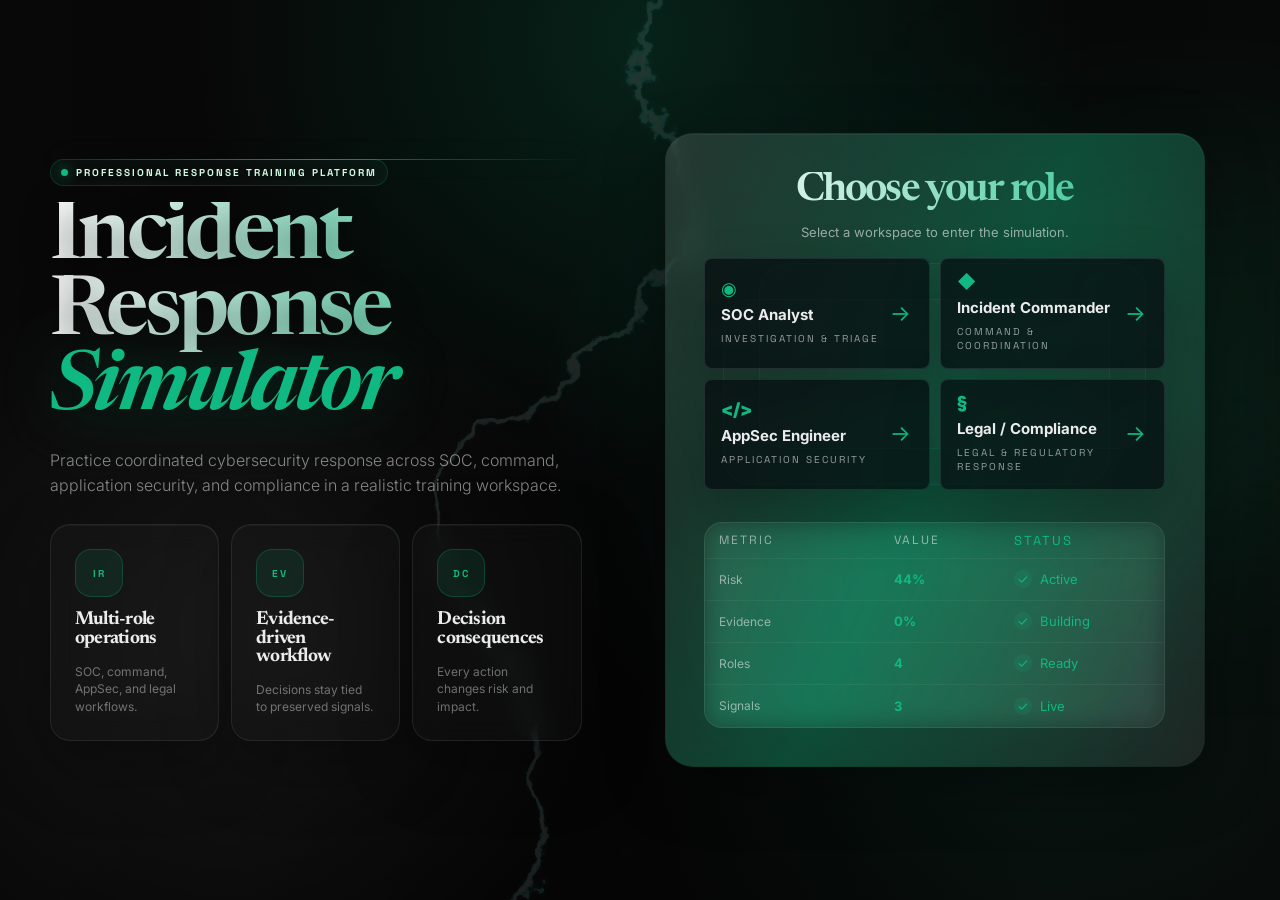
<file: index.html>
﻿<!doctype html>
<html lang="en">
<head>
  <meta charset="utf-8">
  <meta name="viewport" content="width=device-width, initial-scale=1">
  <title>Incident Response Simulator</title>
  <link rel="preconnect" href="https://fonts.googleapis.com">
  <link rel="preconnect" href="https://fonts.gstatic.com" crossorigin>
  <link href="https://fonts.googleapis.com/css2?family=Inter:wght@400;500;600;700;800&family=Newsreader:ital,opsz,wght@0,6..72,200..800;1,6..72,200..800&family=Space+Grotesk:wght@500;600;700&display=swap" rel="stylesheet">
  <link rel="stylesheet" href="styles.css">
</head>
<body>
  <div class="login-lightning-webgl" aria-hidden="true">
    <canvas id="loginLightningCanvas"></canvas>
  </div>
  <div class="ambient-blob" aria-hidden="true"></div>
  <div class="app">
    <header class="topbar">
      <div>
        <span class="platform-eyebrow"><span class="platform-pulse"></span> Professional response training platform</span>
        <h1><span class="title-kicker">Incident Response</span> <span class="title-main">Simulator</span></h1>
        <p class="subtitle">Practice coordinated cybersecurity response across SOC, command, application security, and compliance in a realistic training workspace.</p>
        <div class="platform-trust-row" aria-label="Simulator capabilities">
          <article class="spotlight-card">
            <span class="spotlight-icon">IR</span>
            <strong>Multi-role operations</strong>
            <small>SOC, command, AppSec, and legal workflows.</small>
          </article>
          <article class="spotlight-card">
            <span class="spotlight-icon">EV</span>
            <strong>Evidence-driven workflow</strong>
            <small>Decisions stay tied to preserved signals.</small>
          </article>
          <article class="spotlight-card">
            <span class="spotlight-icon">DC</span>
            <strong>Decision consequences</strong>
            <small>Every action changes risk and impact.</small>
          </article>
        </div>
      </div>
      <button class="btn ghost" id="restart" type="button">Restart current scenario</button>
    </header>

    <section class="panel login-panel" id="loginPanel"></section>

    <nav class="app-nav" aria-label="Simulator views">
      <button class="nav-btn" type="button" data-page="scenarios" id="scenarioNavBtn">Scenarios</button>
      <button class="nav-btn active" type="button" data-page="warroom" id="warRoomNavBtn">Dashboard</button>
      <button class="nav-btn" type="button" data-page="wafalert" id="wafAlertNavBtn">WAF Alert</button>
      <button class="nav-btn" type="button" data-page="inbox" id="inboxNavBtn">SOC Inbox</button>
      <button class="nav-btn" type="button" data-page="siem" id="siemNavBtn">SIEM</button>
      <button class="nav-btn" type="button" data-page="hypotheses" id="hypothesesNavBtn">Hypotheses</button>
      <button class="nav-btn" type="button" data-page="assets" id="assetsNavBtn">Assets</button>
      <button class="nav-btn" type="button" data-page="killlab">Kill Chain Lab</button>
      <button class="nav-btn" type="button" data-page="appsec">AppSec</button>
      <button class="nav-btn" type="button" data-page="legal">Legal</button>
      <button class="nav-btn" type="button" data-page="approvals">Approvals</button>
      <button class="nav-btn" type="button" data-page="ai">AI Copilot</button>
      <button class="nav-btn" type="button" data-page="comms">Comms</button>
      <button class="nav-btn" type="button" data-page="evidence">Evidence Center</button>
      <button class="nav-btn" type="button" data-page="reportbuilder" id="reportBuilderNavBtn">Report Builder</button>
    </nav>

    <section class="live-strip" aria-label="Real-time incident telemetry">
      <div class="live-chip"><b id="livePacketLabel">Packet stream</b><span id="livePacket">waiting for signal</span></div>
      <div class="live-chip"><b id="liveSiemLabel">SIEM correlation</b><span id="liveSiem">building timeline</span></div>
      <div class="live-chip"><b id="liveDbLabel">DB audit</b><span id="liveDb">watching queries</span></div>
      <div class="live-chip"><b id="liveResponderLabel">Responder action</b><span id="liveResponder">triage active</span></div>
    </section>

    <section class="incident-command">
      <div><span class="red-dot"></span><strong>INCIDENT ACTIVE</strong><p class="small">Possible Web Exploitation on customer-portal-prod. Status: UNCONFIRMED until evidence is collected.</p></div>
      <div><span class="small">Elapsed</span><div class="incident-clock" id="incidentTimer">00:00</div></div>
      <div><span class="small">Attacker stage</span><div class="attacker-stage" id="attackerStage">RECON</div></div>
      <div class="sim-controls" aria-label="Simulation controls">
        <button class="btn ghost" id="pauseSimulationBtn" type="button">Pause simulation</button>
        <button class="btn ghost" id="saveExerciseBtn" type="button">Save exercise</button>
        <button class="btn ghost" id="resumeExerciseBtn" type="button">Resume saved</button>
        <select id="demoSpeedSelect" aria-label="Demo speed">
          <option value="0.5">Demo speed 0.5x</option>
          <option value="1" selected>Demo speed 1x</option>
          <option value="2">Demo speed 2x</option>
        </select>
      </div>
    </section>

    <section class="dashboard">
      <aside class="left">
        <div class="panel card flag-card">
          <strong>CTF Origin</strong>
          <p class="small">Original CTF signal available. Production incident requires independent validation.</p>
          <button class="ctf-toggle" id="ctfToggle" type="button">View original CTF evidence</button>
          <div class="terminal ctf-hidden" id="flagTerminal"></div>
        </div>

        <div data-role-partial="socAnalyst:leftMetrics"></div>
        <div data-role-partial="incidentCommander:leftMetrics"></div>
        <div data-role-partial="appsecEngineer:leftMetrics"></div>
        <div data-role-partial="legalCompliance:leftMetrics"></div>

        <div class="panel card">
          <h2 id="phasePanelTitle">Incident Phases</h2>
          <div class="phase-list" id="phases"></div>
        </div>
      </aside>

      <main class="center">
        <div class="page-section" data-page-section="roles">
          <section class="panel simulation-card">
            <h2>Choose Your Incident Role</h2>
            <p class="small">The same CTF flag looks different depending on your real-world job. Pick a role to change recommendations and scoring emphasis.</p>
            <div class="role-grid" id="roleGrid"></div>
            <div class="report-preview" id="roleBrief"></div>
          </section>
        </div>

        <div class="page-section" data-page-section="scenarios">
          <section class="panel simulation-card">
            <div class="scenario-head">
              <div>
                <h2>Scenario Selection</h2>
                <p class="small">Choose the incident and difficulty before starting the exercise. Ground truth remains hidden from responder workspaces.</p>
              </div>
              <div class="scenario-controls">
                <label class="small" for="scenarioDifficulty">Difficulty</label>
                <select id="scenarioDifficulty" aria-label="Exercise difficulty">
                  <option value="Beginner">Beginner</option>
                  <option value="Intermediate" selected>Intermediate</option>
                  <option value="Advanced">Advanced</option>
                  <option value="Expert">Expert</option>
                </select>
              </div>
            </div>
            <div class="scenario-grid" id="scenarioCatalog"></div>
          </section>
        </div>

        <div class="page-section active" data-page-section="warroom">
        <div data-role-partial="incidentCommander:warroom"></div>
        <div data-role-partial="appsecEngineer:warroom"></div>
        <section class="panel current-objective">
          <div>
            <h2 id="objectiveTitle">Current objective</h2>
            <p class="small" id="objectiveText"></p>
          </div>
          <div class="objective-actions" id="objectiveActions"></div>
        </section>
        </div>

        <div class="page-section" data-page-section="siem">
          <section class="panel simulation-card">
            <div class="siem-head">
              <div>
                <h2>Mini SIEM</h2>
                <p class="small">Search scenario telemetry, pivot on indicators, and collect evidence from discovered events.</p>
              </div>
              <span class="session-badge" id="siemTelemetryCount">Telemetry loading</span>
            </div>
            <form class="siem-query-row" id="siemQueryForm">
              <input id="siemQueryInput" type="text" autocomplete="off" spellcheck="false" aria-label="SIEM query" value="search src_ip=&quot;198.51.100.24&quot;">
              <button class="btn primary" type="submit">Run query</button>
            </form>
            <div class="query-examples" id="queryExamples"></div>
            <div class="siem-summary" id="siemSummary"></div>
            <div class="siem-table-wrap">
              <table class="siem-table" id="siemTable"></table>
            </div>
          </section>
        </div>

        <div class="page-section" data-page-section="hypotheses">
          <section class="panel simulation-card">
            <div class="siem-head">
              <div>
                <h2>Incident Hypotheses</h2>
                <p class="small">Track what is confirmed, likely, possible, unknown, or rejected based on collected evidence.</p>
              </div>
              <span class="session-badge" id="knowledgeBadge">Player knowledge</span>
            </div>
            <div class="hypothesis-grid" id="hypothesisGrid"></div>
            <div class="workspace-card">
              <h3>Create hypothesis</h3>
              <div class="hypothesis-form">
                <input id="newHypothesisTitle" type="text" placeholder="Example: Persistence is still active">
                <button class="btn primary" id="addHypothesisBtn" type="button">Add hypothesis</button>
              </div>
            </div>
          </section>
        </div>

        <div class="page-section" data-page-section="assets">
          <section class="panel simulation-card">
            <div class="siem-head">
              <div>
                <h2>Assets, Services, and Tasks</h2>
                <p class="small">Containment changes simulated systems. Balance security, availability, business impact, and evidence preservation.</p>
              </div>
              <span class="session-badge" id="assetScenarioBadge">Environment state</span>
            </div>
            <div class="workspace-grid">
              <div class="workspace-card">
                <h3>Service Health</h3>
                <div class="service-health-grid" id="serviceHealthGrid"></div>
              </div>
              <div class="workspace-card">
                <h3>Containment Actions</h3>
                <div class="tool-chain" id="containmentActionGrid"></div>
              </div>
            </div>
            <div class="asset-grid" id="assetStateGrid"></div>
            <div class="workspace-card">
              <h3>Incident Tasks</h3>
              <div class="task-list" id="incidentTaskList"></div>
            </div>
          </section>
        </div>

        <div class="page-section" data-page-section="ai">
        <section class="panel showcase-panel">
          <div class="ai-header">
            <div>
              <h2 id="aiPanelTitle">AI Incident Copilot</h2>
              <p class="small">Simulated AI analysis that explains what matters now, what to ask next, and which response actions reduce risk.</p>
            </div>
            <span class="ai-status">ANALYZING LIVE SIGNALS</span>
          </div>
          <div class="pulse-ticker">
            <div class="ticker-track" id="tickerTrack"></div>
          </div>
          <div class="ai-grid">
            <div class="radar-wrap">
              <canvas id="riskRadar" aria-label="AI risk radar showing exploit, data, evidence, business, and recovery dimensions"></canvas>
            </div>
            <div class="ai-chat">
              <div class="ai-answer" id="aiAnswer"></div>
              <div class="prompt-row" id="promptRow">
                <button class="prompt-btn" type="button" data-prompt="why">Why?</button>
                <button class="prompt-btn" type="button" data-prompt="missing">What evidence is missing?</button>
                <button class="prompt-btn" type="button" data-prompt="challenge">Challenge hypothesis</button>
              </div>
            </div>
          </div>
          <div class="ai-live-grid">
            <div class="ai-stream" id="aiStream"></div>
            <div class="confidence-panel">
              <h3>AI Confidence Signals</h3>
              <div id="confidenceRows"></div>
            </div>
          </div>
          <div class="recommendations" id="recommendations"></div>
        </section>
        </div>

        <div class="page-section" data-page-section="killlab">
        <section class="lab-grid">
          <div class="panel map-panel" id="killLabMap" data-view="killchain">
            <canvas id="killLabCanvas" aria-label="Dedicated interactive kill chain lab"></canvas>
            <div class="map-label">
              <h2>Kill Chain Lab</h2>
              <p class="small">Click a phase and follow the realistic tool workflow.</p>
            </div>
            <div class="killchain-detail" id="killLabDetail">
              <strong>Recon</strong>
              <p class="small">The attacker maps routes, parameters, and data paths before exploiting SQLi.</p>
            </div>
          </div>
          <div class="panel simulation-card">
            <h2>Real Simulation For This Phase</h2>
            <p class="small" id="killSimText"></p>
            <div class="phase-visual">
              <div class="real-scene" id="phaseRealScene" aria-label="Realistic simulation for the selected kill chain phase"></div>
              <div class="visual-caption">
                <b id="phaseVisualTitle">Exploit simulation</b>
                <span id="phaseVisualMetric">live signal</span>
              </div>
            </div>
            <div class="tool-chain" id="toolChain"></div>
          </div>
        </section>
        <section class="panel simulation-card" style="margin-top:14px;">
          <h2>Kill Chain Mini-Game</h2>
          <p class="small">Select an event, then click the matching phase bucket. Correct mapping improves attack-path confidence.</p>
          <div class="killgame-grid">
            <div class="tool-chain" id="killGameEvents"></div>
            <div class="tool-chain" id="killGameBuckets"></div>
          </div>
          <div class="small" id="killGameStatus">Map the attacker events to phases.</div>
        </section>
        </div>

        <div class="page-section" data-page-section="inbox">
          <section class="panel simulation-card">
            <h2 id="inboxTitle">SOC Inbox</h2>
            <p class="small" id="inboxIntro">Alert fatigue simulation: only one alert is the incident. False positives waste time and increase attacker progress.</p>
            <div class="inbox-list" id="socInbox"></div>
          </section>
        </div>

        <div data-role-partial="appsecEngineer:workspace"></div>

        <div data-role-partial="legalCompliance:workspace"></div>

        <div class="page-section" data-page-section="approvals">
          <section class="panel simulation-card">
            <h2>Approval Workflow</h2>
            <p class="small">SOC can request high-impact actions; Incident Commander can approve or reject.</p>
            <div class="workspace-grid">
              <div class="workspace-card analyst-only">
                <h3>Create handoff / approval request</h3>
                <button class="btn primary" id="requestIsolationBtn" type="button">Request portal isolation</button>
                <button class="btn" id="requestLegalBtn" type="button">Request legal notification review</button>
              </div>
              <div class="workspace-card">
                <h3>Commander queue</h3>
                <div id="approvalQueue" class="readiness-list"></div>
              </div>
            </div>
          </section>
        </div>

        <div data-role-partial="socAnalyst:incidentFlow"></div>

        <div class="page-section" data-page-section="evidence">
        <section class="panel">
          <div class="tabs" id="tabs"></div>
          <div class="evidence-body">
            <p class="small" id="evidenceExplain"></p>
            <div class="log" id="evidenceLog"></div>
          </div>
        </section>
        <section class="panel simulation-card">
          <h2 id="evidenceGameTitle">Evidence Collection Game</h2>
          <p class="small" id="evidenceGameIntro">Find suspicious events and add them to the case. Evidence collected here improves report readiness.</p>
          <div class="evidence-game-grid">
            <div class="tool-chain" id="evidenceLogRows"></div>
            <div class="report-preview">
              <h3>Event Inspector</h3>
              <div id="eventInspector" class="readiness-list"></div>
              <h3>Collected Evidence</h3>
              <div id="collectedEvidenceList" class="readiness-list"></div>
            </div>
          </div>
        </section>
        </div>

        <div class="page-section" data-page-section="comms">
          <section class="panel simulation-card">
            <h2>Live Comms Simulation</h2>
            <p class="small">Handle realistic messages from leadership, legal, support, and engineering. Good answers improve communication quality.</p>
            <div class="comms-grid" id="commsGrid"></div>
          </section>
        </div>

        <div class="page-section" data-page-section="reportbuilder">
          <section class="panel simulation-card">
            <h2 id="reportBuilderTitle">Incident Report Builder</h2>
            <p class="small" id="reportBuilderIntro">Generate the report directly from the current role, selected evidence, incident timeline, and decisions.</p>
            <div class="report-builder-grid">
              <div class="role-grid" id="evidencePicker"></div>
              <div class="report-preview" id="reportPreview"></div>
            </div>
            <div class="actions">
              <button class="btn primary" id="generateReportBtn" type="button">Generate draft</button>
              <button class="btn" id="closeIncidentBtn" type="button" disabled>Close incident</button>
            </div>
            <div id="generatedReport"></div>
          </section>
        </div>
      </main>

      <aside class="right">
        <div data-role-partial="socAnalyst:rightFeed"></div>
        <div data-role-partial="incidentCommander:right"></div>

        <div class="page-section" data-page-section="evidence">
        <div class="panel feed">
          <h2 id="evidenceTimelineTitle">Evidence Timeline</h2>
          <div class="feed-list" id="evidenceTimeline"></div>
        </div>
        </div>

        <div data-role-partial="socAnalyst:rightInvestigation"></div>
        <div data-role-partial="socAnalyst:rightTranslation"></div>
      </aside>
    </section>

    <section class="panel report" id="report"></section>
    <aside class="panel drawer" id="eventDrawer"></aside>
    <div class="toast-stack" id="toastStack"></div>
    <div class="context-menu" id="contextMenu">
      <button type="button" data-context-action="evidence">Add to evidence</button>
      <button type="button" data-context-action="ip">Investigate source IP</button>
      <button type="button" data-context-action="timeline">Create timeline event</button>
      <button type="button" data-context-action="escalate">Escalate</button>
    </div>
  </div>
  <script src="scenario-engine.js"></script>
  <script src="roles/soc-analyst.js"></script>
  <script src="roles/incident-commander.js"></script>
  <script src="roles/appsec-engineer.js"></script>
  <script src="roles/legal-compliance.js"></script>
  <script src="script.js"></script>
  <script src="lightning-background.js"></script>
</body>
</html>
</file>
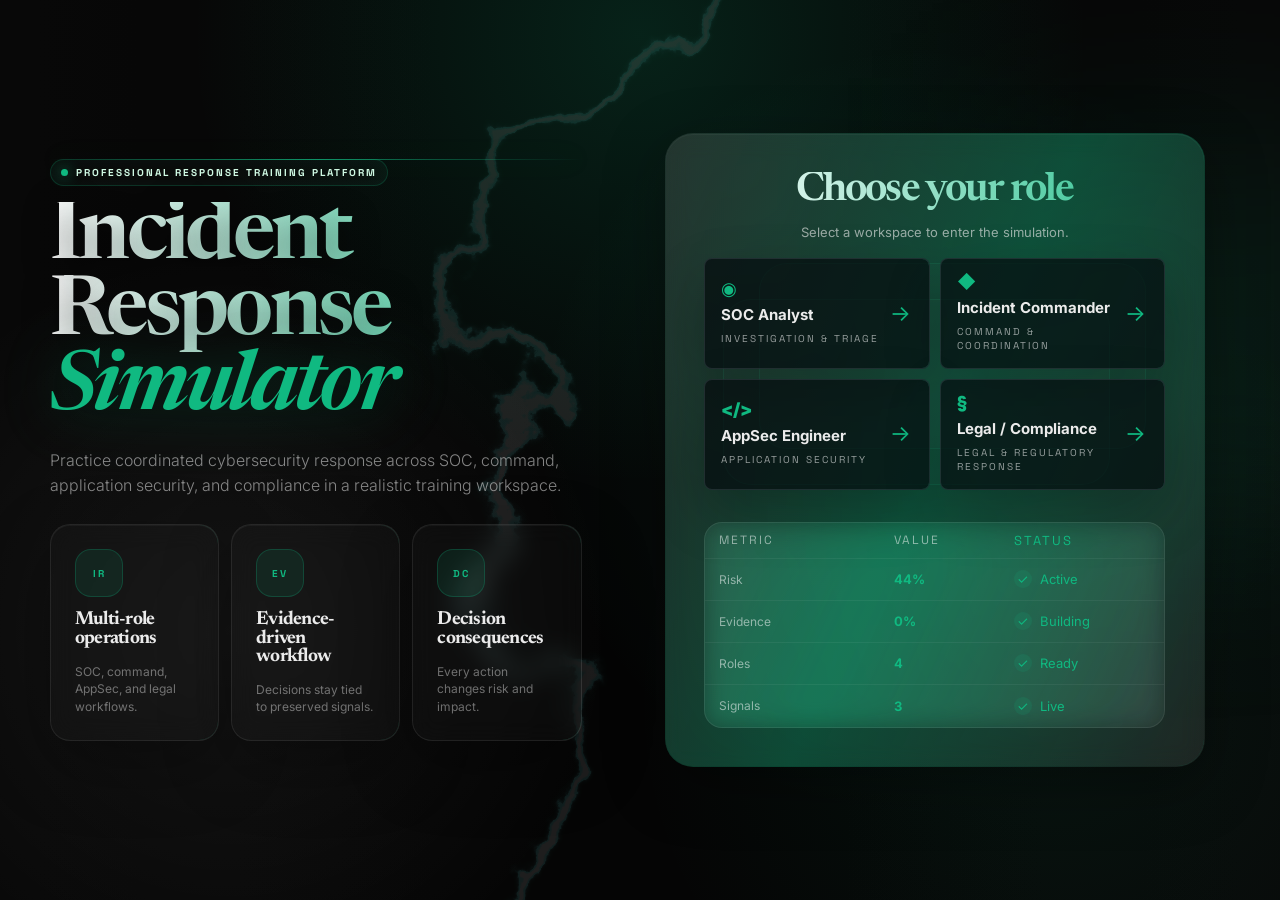
<file: outputs/index.html>
﻿<!doctype html>
<html lang="en">
<head>
  <meta charset="utf-8">
  <meta name="viewport" content="width=device-width, initial-scale=1">
  <title>Incident Response Simulator</title>
  <link rel="preconnect" href="https://fonts.googleapis.com">
  <link rel="preconnect" href="https://fonts.gstatic.com" crossorigin>
  <link href="https://fonts.googleapis.com/css2?family=Inter:wght@400;500;600;700;800&family=Newsreader:ital,opsz,wght@0,6..72,200..800;1,6..72,200..800&family=Space+Grotesk:wght@500;600;700&display=swap" rel="stylesheet">
  <link rel="stylesheet" href="styles.css">
</head>
<body>
  <div class="login-lightning-webgl" aria-hidden="true">
    <canvas id="loginLightningCanvas"></canvas>
  </div>
  <div class="ambient-blob" aria-hidden="true"></div>
  <div class="app">
    <header class="topbar">
      <div>
        <span class="platform-eyebrow"><span class="platform-pulse"></span> Professional response training platform</span>
        <h1><span class="title-kicker">Incident Response</span> <span class="title-main">Simulator</span></h1>
        <p class="subtitle">Practice coordinated cybersecurity response across SOC, command, application security, and compliance in a realistic training workspace.</p>
        <div class="platform-trust-row" aria-label="Simulator capabilities">
          <article class="spotlight-card">
            <span class="spotlight-icon">IR</span>
            <strong>Multi-role operations</strong>
            <small>SOC, command, AppSec, and legal workflows.</small>
          </article>
          <article class="spotlight-card">
            <span class="spotlight-icon">EV</span>
            <strong>Evidence-driven workflow</strong>
            <small>Decisions stay tied to preserved signals.</small>
          </article>
          <article class="spotlight-card">
            <span class="spotlight-icon">DC</span>
            <strong>Decision consequences</strong>
            <small>Every action changes risk and impact.</small>
          </article>
        </div>
      </div>
      <button class="btn ghost" id="restart" type="button">Restart current scenario</button>
    </header>

    <section class="panel login-panel" id="loginPanel"></section>

    <nav class="app-nav" aria-label="Simulator views">
      <button class="nav-btn active" type="button" data-page="warroom" id="warRoomNavBtn">Dashboard</button>
      <button class="nav-btn" type="button" data-page="wafalert" id="wafAlertNavBtn">WAF Alert</button>
      <button class="nav-btn" type="button" data-page="inbox" id="inboxNavBtn">SOC Inbox</button>
      <button class="nav-btn" type="button" data-page="killlab">Kill Chain Lab</button>
      <button class="nav-btn" type="button" data-page="appsec">AppSec</button>
      <button class="nav-btn" type="button" data-page="legal">Legal</button>
      <button class="nav-btn" type="button" data-page="approvals">Approvals</button>
      <button class="nav-btn" type="button" data-page="ai">AI Copilot</button>
      <button class="nav-btn" type="button" data-page="comms">Comms</button>
      <button class="nav-btn" type="button" data-page="evidence">Evidence Center</button>
      <button class="nav-btn" type="button" data-page="reportbuilder" id="reportBuilderNavBtn">Report Builder</button>
    </nav>

    <section class="live-strip" aria-label="Real-time incident telemetry">
      <div class="live-chip"><b id="livePacketLabel">Packet stream</b><span id="livePacket">waiting for signal</span></div>
      <div class="live-chip"><b id="liveSiemLabel">SIEM correlation</b><span id="liveSiem">building timeline</span></div>
      <div class="live-chip"><b id="liveDbLabel">DB audit</b><span id="liveDb">watching queries</span></div>
      <div class="live-chip"><b id="liveResponderLabel">Responder action</b><span id="liveResponder">triage active</span></div>
    </section>

    <section class="incident-command">
      <div><span class="red-dot"></span><strong>INCIDENT ACTIVE</strong><p class="small">Possible Web Exploitation on customer-portal-prod. Status: UNCONFIRMED until evidence is collected.</p></div>
      <div><span class="small">Elapsed</span><div class="incident-clock" id="incidentTimer">00:00</div></div>
      <div><span class="small">Attacker stage</span><div class="attacker-stage" id="attackerStage">RECON</div></div>
      <div class="sim-controls" aria-label="Simulation controls">
        <button class="btn ghost" id="pauseSimulationBtn" type="button">Pause simulation</button>
        <select id="demoSpeedSelect" aria-label="Demo speed">
          <option value="0.5">Demo speed 0.5x</option>
          <option value="1" selected>Demo speed 1x</option>
          <option value="2">Demo speed 2x</option>
        </select>
      </div>
    </section>

    <section class="dashboard">
      <aside class="left">
        <div class="panel card flag-card">
          <strong>CTF Origin</strong>
          <p class="small">Original CTF signal available. Production incident requires independent validation.</p>
          <button class="ctf-toggle" id="ctfToggle" type="button">View original CTF evidence</button>
          <div class="terminal ctf-hidden" id="flagTerminal"></div>
        </div>

        <div data-role-partial="socAnalyst:leftMetrics"></div>
        <div data-role-partial="incidentCommander:leftMetrics"></div>
        <div data-role-partial="appsecEngineer:leftMetrics"></div>
        <div data-role-partial="legalCompliance:leftMetrics"></div>

        <div class="panel card">
          <h2 id="phasePanelTitle">Incident Phases</h2>
          <div class="phase-list" id="phases"></div>
        </div>
      </aside>

      <main class="center">
        <div class="page-section" data-page-section="roles">
          <section class="panel simulation-card">
            <h2>Choose Your Incident Role</h2>
            <p class="small">The same CTF flag looks different depending on your real-world job. Pick a role to change recommendations and scoring emphasis.</p>
            <div class="role-grid" id="roleGrid"></div>
            <div class="report-preview" id="roleBrief"></div>
          </section>
        </div>

        <div class="page-section active" data-page-section="warroom">
        <div data-role-partial="incidentCommander:warroom"></div>
        <div data-role-partial="appsecEngineer:warroom"></div>
        <section class="panel current-objective">
          <div>
            <h2 id="objectiveTitle">Current objective</h2>
            <p class="small" id="objectiveText"></p>
          </div>
          <div class="objective-actions" id="objectiveActions"></div>
        </section>
        </div>

        <div class="page-section" data-page-section="ai">
        <section class="panel showcase-panel">
          <div class="ai-header">
            <div>
              <h2 id="aiPanelTitle">AI Incident Copilot</h2>
              <p class="small">Simulated AI analysis that explains what matters now, what to ask next, and which response actions reduce risk.</p>
            </div>
            <span class="ai-status">ANALYZING LIVE SIGNALS</span>
          </div>
          <div class="pulse-ticker">
            <div class="ticker-track" id="tickerTrack"></div>
          </div>
          <div class="ai-grid">
            <div class="radar-wrap">
              <canvas id="riskRadar" aria-label="AI risk radar showing exploit, data, evidence, business, and recovery dimensions"></canvas>
            </div>
            <div class="ai-chat">
              <div class="ai-answer" id="aiAnswer"></div>
              <div class="prompt-row" id="promptRow">
                <button class="prompt-btn" type="button" data-prompt="why">Why?</button>
                <button class="prompt-btn" type="button" data-prompt="missing">What evidence is missing?</button>
                <button class="prompt-btn" type="button" data-prompt="challenge">Challenge hypothesis</button>
              </div>
            </div>
          </div>
          <div class="ai-live-grid">
            <div class="ai-stream" id="aiStream"></div>
            <div class="confidence-panel">
              <h3>AI Confidence Signals</h3>
              <div id="confidenceRows"></div>
            </div>
          </div>
          <div class="recommendations" id="recommendations"></div>
        </section>
        </div>

        <div class="page-section" data-page-section="killlab">
        <section class="lab-grid">
          <div class="panel map-panel" id="killLabMap" data-view="killchain">
            <canvas id="killLabCanvas" aria-label="Dedicated interactive kill chain lab"></canvas>
            <div class="map-label">
              <h2>Kill Chain Lab</h2>
              <p class="small">Click a phase and follow the realistic tool workflow.</p>
            </div>
            <div class="killchain-detail" id="killLabDetail">
              <strong>Recon</strong>
              <p class="small">The attacker maps routes, parameters, and data paths before exploiting SQLi.</p>
            </div>
          </div>
          <div class="panel simulation-card">
            <h2>Real Simulation For This Phase</h2>
            <p class="small" id="killSimText"></p>
            <div class="phase-visual">
              <div class="real-scene" id="phaseRealScene" aria-label="Realistic simulation for the selected kill chain phase"></div>
              <div class="visual-caption">
                <b id="phaseVisualTitle">Exploit simulation</b>
                <span id="phaseVisualMetric">live signal</span>
              </div>
            </div>
            <div class="tool-chain" id="toolChain"></div>
          </div>
        </section>
        <section class="panel simulation-card" style="margin-top:14px;">
          <h2>Kill Chain Mini-Game</h2>
          <p class="small">Select an event, then click the matching phase bucket. Correct mapping improves attack-path confidence.</p>
          <div class="killgame-grid">
            <div class="tool-chain" id="killGameEvents"></div>
            <div class="tool-chain" id="killGameBuckets"></div>
          </div>
          <div class="small" id="killGameStatus">Map the attacker events to phases.</div>
        </section>
        </div>

        <div class="page-section" data-page-section="inbox">
          <section class="panel simulation-card">
            <h2 id="inboxTitle">SOC Inbox</h2>
            <p class="small" id="inboxIntro">Alert fatigue simulation: only one alert is the incident. False positives waste time and increase attacker progress.</p>
            <div class="inbox-list" id="socInbox"></div>
          </section>
        </div>

        <div data-role-partial="appsecEngineer:workspace"></div>

        <div data-role-partial="legalCompliance:workspace"></div>

        <div class="page-section" data-page-section="approvals">
          <section class="panel simulation-card">
            <h2>Approval Workflow</h2>
            <p class="small">SOC can request high-impact actions; Incident Commander can approve or reject.</p>
            <div class="workspace-grid">
              <div class="workspace-card analyst-only">
                <h3>Create handoff / approval request</h3>
                <button class="btn primary" id="requestIsolationBtn" type="button">Request portal isolation</button>
                <button class="btn" id="requestLegalBtn" type="button">Request legal notification review</button>
              </div>
              <div class="workspace-card">
                <h3>Commander queue</h3>
                <div id="approvalQueue" class="readiness-list"></div>
              </div>
            </div>
          </section>
        </div>

        <div data-role-partial="socAnalyst:incidentFlow"></div>

        <div class="page-section" data-page-section="evidence">
        <section class="panel">
          <div class="tabs" id="tabs"></div>
          <div class="evidence-body">
            <p class="small" id="evidenceExplain"></p>
            <div class="log" id="evidenceLog"></div>
          </div>
        </section>
        <section class="panel simulation-card">
          <h2 id="evidenceGameTitle">Evidence Collection Game</h2>
          <p class="small" id="evidenceGameIntro">Find suspicious events and add them to the case. Evidence collected here improves report readiness.</p>
          <div class="evidence-game-grid">
            <div class="tool-chain" id="evidenceLogRows"></div>
            <div class="report-preview">
              <h3>Event Inspector</h3>
              <div id="eventInspector" class="readiness-list"></div>
              <h3>Collected Evidence</h3>
              <div id="collectedEvidenceList" class="readiness-list"></div>
            </div>
          </div>
        </section>
        </div>

        <div class="page-section" data-page-section="comms">
          <section class="panel simulation-card">
            <h2>Live Comms Simulation</h2>
            <p class="small">Handle realistic messages from leadership, legal, support, and engineering. Good answers improve communication quality.</p>
            <div class="comms-grid" id="commsGrid"></div>
          </section>
        </div>

        <div class="page-section" data-page-section="reportbuilder">
          <section class="panel simulation-card">
            <h2 id="reportBuilderTitle">Incident Report Builder</h2>
            <p class="small" id="reportBuilderIntro">Generate the report directly from the current role, selected evidence, incident timeline, and decisions.</p>
            <div class="report-builder-grid">
              <div class="role-grid" id="evidencePicker"></div>
              <div class="report-preview" id="reportPreview"></div>
            </div>
            <div class="actions">
              <button class="btn primary" id="generateReportBtn" type="button">Generate draft</button>
              <button class="btn" id="closeIncidentBtn" type="button" disabled>Close incident</button>
            </div>
            <div id="generatedReport"></div>
          </section>
        </div>
      </main>

      <aside class="right">
        <div data-role-partial="socAnalyst:rightFeed"></div>
        <div data-role-partial="incidentCommander:right"></div>

        <div class="page-section" data-page-section="evidence">
        <div class="panel feed">
          <h2 id="evidenceTimelineTitle">Evidence Timeline</h2>
          <div class="feed-list" id="evidenceTimeline"></div>
        </div>
        </div>

        <div data-role-partial="socAnalyst:rightInvestigation"></div>
        <div data-role-partial="socAnalyst:rightTranslation"></div>
      </aside>
    </section>

    <section class="panel report" id="report"></section>
    <aside class="panel drawer" id="eventDrawer"></aside>
    <div class="toast-stack" id="toastStack"></div>
    <div class="context-menu" id="contextMenu">
      <button type="button" data-context-action="evidence">Add to evidence</button>
      <button type="button" data-context-action="ip">Investigate source IP</button>
      <button type="button" data-context-action="timeline">Create timeline event</button>
      <button type="button" data-context-action="escalate">Escalate</button>
    </div>
  </div>
  <script src="roles/soc-analyst.js"></script>
  <script src="roles/incident-commander.js"></script>
  <script src="roles/appsec-engineer.js"></script>
  <script src="roles/legal-compliance.js"></script>
  <script src="script.js"></script>
  <script src="lightning-background.js"></script>
</body>
</html>
</file>
<file: styles.css>
﻿:root {
      color-scheme: dark;
      --bg: #050505;
      --panel: rgba(255, 255, 255, .02);
      --panel-solid: rgba(255, 255, 255, .04);
      --panel-soft: rgba(255, 255, 255, .06);
      --text: #EBEBEB;
      --muted: rgba(235, 235, 235, .62);
      --line: rgba(255, 255, 255, .1);
      --blue: #10B981;
      --cyan: #10B981;
      --green: #10B981;
      --yellow: #EAB308;
      --red: #F87171;
      --violet: #A7F3D0;
      --accent: #10B981;
      --accent-soft: rgba(16, 185, 129, .12);
      --accent-glow: rgba(16, 185, 129, .34);
      --glass: rgba(255, 255, 255, .02);
      --curve: cubic-bezier(0.16, 1, 0.3, 1);
      --shadow: 0 24px 80px rgba(0, 0, 0, .62);
    }

    * { box-sizing: border-box; }

    body {
      margin: 0;
      min-height: 100vh;
      color: var(--text);
      background:
        radial-gradient(circle at 12% 0%, rgba(16, 185, 129, .22), transparent 26rem),
        radial-gradient(circle at 86% 12%, rgba(255, 255, 255, .07), transparent 24rem),
        radial-gradient(circle at 50% 80%, rgba(16, 185, 129, .08), transparent 30rem),
        #050505;
      font-family: "Inter", ui-sans-serif, system-ui, -apple-system, BlinkMacSystemFont, "Segoe UI", sans-serif;
      overflow-x: hidden;
    }

    body:not(.is-logged-in) {
      background:
        radial-gradient(circle at 50% 4%, rgba(16, 185, 129, .16), transparent 28rem),
        radial-gradient(circle at 18% 70%, rgba(255, 255, 255, .06), transparent 24rem),
        radial-gradient(circle at 82% 78%, rgba(16, 185, 129, .08), transparent 26rem),
        #050505;
    }

    .login-lightning-webgl {
      position: fixed;
      inset: 0;
      z-index: 0;
      pointer-events: none;
      opacity: 0;
      transition: opacity .7s var(--curve);
      mix-blend-mode: screen;
    }

    .login-lightning-webgl::after {
      content: "";
      position: absolute;
      inset: 0;
      background:
        radial-gradient(circle at 72% 48%, rgba(16, 185, 129, .14), transparent 24rem),
        linear-gradient(90deg, rgba(5, 5, 5, .88), transparent 34%, transparent 66%, rgba(5, 5, 5, .88));
    }

    .login-lightning-webgl.is-active {
      opacity: .52;
    }

    .login-lightning-webgl canvas {
      width: 100%;
      height: 100%;
      display: block;
      background: transparent;
    }

    body.is-logged-in .login-lightning-webgl {
      display: none;
    }

    button { font: inherit; }

    .app {
      width: min(1320px, calc(100% - 28px));
      margin: 0 auto;
      padding: 22px 0 34px;
    }

    .topbar {
      display: grid;
      grid-template-columns: minmax(0, 1fr) auto;
      gap: 18px;
      align-items: end;
      margin-bottom: 14px;
    }

    body:not(.is-logged-in) .app {
      width: min(900px, calc(100% - 28px));
      padding-top: clamp(22px, 4.5vh, 46px);
    }

    body:not(.is-logged-in) .topbar {
      display: block;
      max-width: 700px;
      margin: 0 auto 18px;
      padding: 12px 14px 0;
      position: relative;
      text-align: center;
    }

    body:not(.is-logged-in) .topbar::before {
      content: "";
      position: absolute;
      left: 50%;
      top: 0;
      width: min(540px, 80vw);
      height: 1px;
      transform: translateX(-50%);
      background: linear-gradient(90deg, transparent, rgba(16, 185, 129, .7), transparent);
      box-shadow: 0 0 28px rgba(16, 185, 129, .28);
    }

    body:not(.is-logged-in) .topbar h1 {
      margin-top: 10px;
      font-size: clamp(34px, 5vw, 56px);
      line-height: 1;
      font-weight: 650;
      text-shadow: 0 10px 34px rgba(0, 0, 0, .42);
    }

    body:not(.is-logged-in) .title-kicker,
    body:not(.is-logged-in) .title-main {
      display: block;
    }

    body:not(.is-logged-in) .title-main {
      background: linear-gradient(90deg, #EBEBEB 8%, #10B981 52%, #D1FAE5 92%);
      -webkit-background-clip: text;
      background-clip: text;
      color: transparent;
      filter: drop-shadow(0 0 16px rgba(16, 185, 129, .16));
    }

    body:not(.is-logged-in) .subtitle {
      max-width: 560px;
      margin: 11px auto 0;
      font-size: clamp(14px, 1.5vw, 16px);
      color: rgba(235, 235, 235, .72);
    }

    body:not(.is-logged-in) #restart {
      display: none;
    }

    .platform-eyebrow,
    .platform-trust-row {
      display: none;
    }

    body:not(.is-logged-in) .platform-eyebrow {
      width: fit-content;
      margin: 0 auto;
      display: inline-flex;
      align-items: center;
      justify-content: center;
      gap: 8px;
      border: 1px solid rgba(16, 185, 129, .22);
      border-radius: 999px;
      padding: 6px 10px;
      color: #D1FAE5;
      background: rgba(255, 255, 255, .02);
      box-shadow: inset 0 0 18px rgba(16, 185, 129, .06);
      font-size: 10px;
      font-weight: 800;
      text-transform: uppercase;
    }

    .platform-pulse {
      width: 7px;
      height: 7px;
      border-radius: 50%;
      background: var(--accent);
      box-shadow: 0 0 14px rgba(16, 185, 129, .9);
      animation: platformPulse 1.8s var(--curve) infinite;
    }

    body:not(.is-logged-in) .platform-trust-row {
      display: flex;
      flex-wrap: wrap;
      justify-content: center;
      gap: 7px;
      margin-top: 12px;
    }

    .platform-trust-row > span {
      border: 1px solid rgba(148, 163, 184, .18);
      border-radius: 999px;
      padding: 5px 9px;
      color: var(--muted);
      background: rgba(15, 22, 33, .54);
      font-size: 11px;
      font-weight: 700;
    }

    @keyframes platformPulse {
      50% {
        transform: scale(1.45);
        opacity: .55;
      }
    }

    .app-nav {
      display: flex;
      flex-wrap: wrap;
      gap: 8px;
      margin: 0 0 14px;
    }

    .nav-btn {
      min-height: 38px;
      padding: 8px 11px;
      border-radius: 8px;
      border: 1px solid var(--line);
      color: var(--muted);
      background: rgba(15, 22, 33, .72);
      cursor: pointer;
    }

    .nav-btn.active {
      color: var(--text);
      border-color: rgba(16, 185, 129, .72);
      background: rgba(16, 185, 129, .1);
    }

    .page-section {
      display: none;
    }

    .page-section.active {
      display: block;
    }

    .waf-alert-page.active {
      display: grid;
      gap: 14px;
    }

    h1, h2, h3, p { margin: 0; }

    h1 {
      font-family: "Newsreader", ui-serif, Georgia, serif;
      font-size: clamp(30px, 4vw, 52px);
      line-height: 1.02;
      letter-spacing: -.045em;
      font-weight: 620;
    }

    h2,
    h3 {
      font-family: "Newsreader", ui-serif, Georgia, serif;
      letter-spacing: -.035em;
      font-weight: 620;
    }

    h2 { font-size: 20px; }
    h3 { font-size: 15px; }

    .subtitle {
      color: var(--muted);
      line-height: 1.55;
      max-width: 880px;
      margin-top: 9px;
    }

    .btn {
      min-height: 42px;
      padding: 9px 13px;
      border: 1px solid var(--line);
      border-radius: 8px;
      color: var(--text);
      background: rgba(255, 255, 255, .02);
      cursor: pointer;
      display: inline-flex;
      align-items: center;
      justify-content: center;
      gap: 8px;
      transition: transform .2s var(--curve), border-color .2s var(--curve), background .2s var(--curve), box-shadow .2s var(--curve);
    }

    .btn:hover:not(:disabled) {
      transform: translateY(-1px);
      border-color: rgba(16, 185, 129, .9);
      box-shadow: 0 0 0 3px rgba(16, 185, 129, .11);
    }

    .btn:disabled {
      cursor: not-allowed;
      opacity: .5;
    }

    .btn.primary {
      color: #050505;
      background: linear-gradient(135deg, #10B981, #D1FAE5);
      border-color: transparent;
      font-weight: 700;
    }

    .btn.ghost { background: transparent; }

    .panel {
      background: var(--glass);
      border: 1px solid var(--line);
      border-radius: 8px;
      box-shadow: var(--shadow);
      backdrop-filter: blur(12px);
      -webkit-backdrop-filter: blur(12px);
    }

    .dashboard {
      display: grid;
      grid-template-columns: 320px minmax(0, 1fr) 350px;
      gap: 14px;
      align-items: start;
    }

    .left, .center, .right {
      display: grid;
      gap: 14px;
    }

    .card {
      padding: 14px;
      border-radius: 8px;
      background: rgba(255, 255, 255, .02);
      border: 1px solid var(--line);
    }

    .small {
      color: var(--muted);
      font-family: "Inter", ui-sans-serif, system-ui, sans-serif;
      font-size: 13px;
      line-height: 1.45;
      letter-spacing: 0;
      text-transform: none;
    }

    .flag-card {
      display: grid;
      gap: 8px;
      border-color: rgba(16, 185, 129, .45);
      position: relative;
      overflow: hidden;
    }

    .flag-card::before {
      content: "";
      position: absolute;
      inset: -70% -30% auto auto;
      width: 180px;
      height: 180px;
      border-radius: 50%;
      background: rgba(16, 185, 129, .16);
      animation: pulseGlow 3.2s var(--curve) infinite;
    }

    @keyframes pulseGlow {
      0%, 100% { transform: scale(.9); opacity: .55; }
      50% { transform: scale(1.18); opacity: 1; }
    }

    .flag-card strong {
      color: var(--green);
      font-size: 14px;
      position: relative;
    }

    .ctf-toggle {
      width: fit-content;
      min-height: 30px;
      padding: 5px 8px;
      border-radius: 8px;
      border: 1px solid rgba(16, 185, 129, .28);
      background: rgba(16, 185, 129, .07);
      color: var(--cyan);
      cursor: pointer;
      font-size: 12px;
    }

    .ctf-hidden {
      display: none;
    }

    .current-objective {
      padding: 16px;
      display: grid;
      gap: 12px;
      border-color: rgba(16, 185, 129, .35);
      background:
        radial-gradient(circle at 0% 0%, rgba(16, 185, 129, .1), transparent 18rem),
        rgba(15, 22, 33, .92);
    }

    .commander-only {
      display: none;
    }

    .appsec-only {
      display: none;
    }

    .legal-only {
      display: none;
    }

    body.is-commander .commander-only:not(.page-section),
    body.is-commander .page-section.active.commander-only {
      display: grid;
    }

    body.is-appsec .appsec-only:not(.page-section),
    body.is-appsec .page-section.active.appsec-only {
      display: grid;
    }

    body.is-legal .legal-only:not(.page-section),
    body.is-legal .page-section.active.legal-only {
      display: grid;
    }

    body:not(.is-commander) .commander-only,
    body:not(.is-appsec) .appsec-only,
    body:not(.is-legal) .legal-only {
      display: none !important;
    }

    body.is-commander .analyst-only,
    body.is-commander .appsec-only,
    body.is-commander .legal-only,
    body.is-appsec .analyst-only,
    body.is-appsec .commander-only,
    body.is-appsec .legal-only,
    body.is-legal .analyst-only,
    body.is-legal .commander-only,
    body.is-legal .appsec-only {
      display: none !important;
    }

    body.is-commander .current-objective {
      display: none !important;
    }

    body.is-legal .metric strong {
      font-size: 15px;
      line-height: 1.16;
    }

    .commander-panel {
      padding: 16px;
      gap: 14px;
      border-color: rgba(255, 209, 102, .38);
      background:
        radial-gradient(circle at 0% 0%, rgba(255, 209, 102, .11), transparent 18rem),
        radial-gradient(circle at 100% 0%, rgba(16, 185, 129, .1), transparent 20rem),
        rgba(15, 22, 33, .94);
    }

    .command-bar,
    .command-grid,
    .tradeoff-grid,
    .stakeholder-grid {
      display: grid;
      gap: 10px;
    }

    .command-bar {
      grid-template-columns: repeat(4, minmax(0, 1fr));
    }

    .command-grid {
      grid-template-columns: minmax(0, 1.25fr) minmax(280px, .75fr);
      align-items: stretch;
    }

    .tradeoff-grid {
      grid-template-columns: repeat(3, minmax(0, 1fr));
    }

    .command-kpi,
    .command-card,
    .tradeoff-card,
    .stakeholder-row {
      border: 1px solid rgba(148, 163, 184, .18);
      border-radius: 8px;
      background: rgba(5, 9, 16, .42);
      padding: 10px;
    }

    .command-kpi span,
    .tradeoff-card span {
      display: block;
    }

    .command-kpi strong {
      display: block;
      margin-top: 4px;
      font-size: 20px;
      color: var(--text);
    }

    .command-kpi.bad {
      border-color: rgba(255, 102, 115, .52);
      background: rgba(255, 102, 115, .09);
    }

    .decision-options {
      display: flex;
      flex-wrap: wrap;
      gap: 8px;
      margin-top: 12px;
    }

    .stakeholder-row {
      display: grid;
      grid-template-columns: 110px minmax(0, 1fr);
      gap: 10px;
      color: var(--muted);
      font-size: 13px;
    }

    .stakeholder-row b,
    .tradeoff-card b {
      color: var(--cyan);
    }

    .decision-log {
      display: grid;
      gap: 8px;
    }

    @media (max-width: 900px) {
      .command-bar,
      .command-grid,
      .tradeoff-grid {
        grid-template-columns: 1fr;
      }
    }

    .objective-actions {
      display: flex;
      flex-wrap: wrap;
      gap: 8px;
    }

    .objective-progress {
      display: grid;
      gap: 7px;
      padding: 10px;
      border: 1px solid rgba(16, 185, 129, .2);
      border-radius: 8px;
      background: rgba(5, 9, 16, .34);
    }

    .objective-step,
    .custody-card,
    .timeline-row {
      display: grid;
      grid-template-columns: auto minmax(0, 1fr);
      gap: 8px;
      align-items: start;
      color: var(--muted);
      font-size: 13px;
      line-height: 1.45;
    }

    .objective-step.done,
    .custody-card strong {
      color: var(--text);
    }

    .custody-card {
      grid-template-columns: minmax(0, 1fr);
      padding: 10px;
      border: 1px solid rgba(16, 185, 129, .24);
      border-radius: 8px;
      background: rgba(8, 14, 24, .72);
    }

    .custody-actions {
      display: flex;
      flex-wrap: wrap;
      gap: 6px;
    }

    .custody-actions button {
      min-height: 30px;
      padding: 5px 8px;
      font-size: 12px;
    }

    .sim-controls {
      display: flex;
      flex-wrap: wrap;
      gap: 8px;
      justify-content: flex-end;
      align-items: center;
    }

    .sim-controls select {
      min-height: 38px;
      border-radius: 8px;
      border: 1px solid var(--line);
      background: rgba(8, 14, 24, .86);
      color: var(--text);
      padding: 7px 9px;
    }

    .recent-actions {
      display: grid;
      gap: 8px;
    }

    .timeline-row {
      border-left: 2px solid rgba(16, 185, 129, .38);
      padding-left: 9px;
      grid-template-columns: 54px minmax(0, 1fr);
    }

    .timeline-row b {
      color: var(--cyan);
      font-variant-numeric: tabular-nums;
    }

    .toast-stack {
      position: fixed;
      right: 18px;
      top: 18px;
      z-index: 100;
      display: grid;
      gap: 8px;
      width: min(360px, calc(100vw - 36px));
      pointer-events: none;
    }

    .toast {
      border: 1px solid rgba(16, 185, 129, .28);
      border-radius: 8px;
      background: rgba(5, 9, 16, .94);
      box-shadow: var(--shadow);
      padding: 10px 12px;
      color: var(--text);
      animation: riseIn .2s var(--curve);
    }

    .toast b {
      color: var(--cyan);
      display: block;
      margin-bottom: 3px;
    }

    .metric-delta {
      color: var(--green);
      font-size: 12px;
      min-height: 14px;
    }

    .metric-delta.bad {
      color: var(--red);
    }

    .terminal {
      background: #050505;
      border: 1px solid rgba(16, 185, 129, .22);
      border-radius: 8px;
      padding: 12px;
      color: #EBEBEB;
      font: 13px/1.55 Consolas, "Liberation Mono", monospace;
      overflow-wrap: anywhere;
      min-height: 112px;
      position: relative;
    }

    .terminal::after {
      content: "";
      display: inline-block;
      width: 8px;
      height: 15px;
      margin-left: 3px;
      background: var(--cyan);
      vertical-align: -2px;
      animation: blink 1s steps(2, start) infinite;
    }

    @keyframes blink {
      50% { opacity: 0; }
    }

    .metrics {
      display: grid;
      grid-template-columns: repeat(2, minmax(0, 1fr));
      gap: 10px;
    }

    .metric {
      min-height: 86px;
      display: grid;
      gap: 7px;
      align-content: space-between;
    }

    .metric strong {
      font-size: 22px;
      overflow-wrap: anywhere;
      font-variant-numeric: tabular-nums;
    }

    .metric.bad {
      border-color: rgba(255, 102, 115, .5);
      background: rgba(255, 102, 115, .08);
    }

    .warning-text {
      color: var(--yellow);
      font-weight: 700;
    }

    .appsec-repro-grid {
      display: grid;
      grid-template-columns: repeat(2, minmax(0, 1fr));
      gap: 10px;
    }

    .appsec-repro-card {
      border: 1px solid rgba(16, 185, 129, .24);
      border-radius: 8px;
      background: rgba(4, 10, 18, .72);
      padding: 10px;
      display: grid;
      gap: 5px;
      min-height: 82px;
    }

    .appsec-repro-card strong {
      color: var(--cyan);
      font-size: 18px;
    }

    .appsec-repro-card.warn strong {
      color: var(--yellow);
    }

    .appsec-repro-card.good strong {
      color: var(--green);
    }

    body.is-appsec .metric {
      min-height: 78px;
    }

    body.is-appsec .metric strong {
      font-size: 18px;
      line-height: 1.15;
    }

    .bar {
      height: 8px;
      border-radius: 999px;
      background: #070d15;
      border: 1px solid var(--line);
      overflow: hidden;
    }

    .bar span {
      display: block;
      width: 0%;
      height: 100%;
      transition: width .45s var(--curve);
      background: var(--blue);
    }

    .bar.good span { background: linear-gradient(90deg, var(--green), var(--cyan)); }
    .bar.warn span { background: linear-gradient(90deg, var(--yellow), var(--green)); }
    .bar.bad span { background: linear-gradient(90deg, var(--red), var(--yellow)); }

    .phase-list {
      display: grid;
      gap: 8px;
      margin-top: 12px;
    }

    .phase {
      display: grid;
      grid-template-columns: 26px minmax(0, 1fr);
      gap: 8px;
      align-items: start;
    }

    .dot {
      width: 23px;
      height: 23px;
      border-radius: 999px;
      border: 1px solid var(--line);
      display: grid;
      place-items: center;
      color: var(--muted);
      font-size: 12px;
    }

    .phase.done .dot {
      background: var(--green);
      color: #050505;
      border-color: transparent;
    }

    .phase.current .dot {
      background: var(--blue);
      color: #050505;
      border-color: transparent;
      animation: currentPulse 1.35s var(--curve) infinite;
    }

    @keyframes currentPulse {
      0%, 100% { box-shadow: 0 0 0 0 rgba(16, 185, 129, .35); }
      50% { box-shadow: 0 0 0 7px rgba(16, 185, 129, 0); }
    }

    .phase strong {
      display: block;
      font-size: 13px;
    }

    .phase span {
      display: block;
      color: var(--muted);
      line-height: 1.35;
      font-size: 12px;
      margin-top: 2px;
    }

    .map-panel {
      min-height: 420px;
      padding: 0;
      overflow: hidden;
      position: relative;
      background:
        linear-gradient(90deg, rgba(16, 185, 129, .08) 1px, transparent 1px),
        linear-gradient(rgba(16, 185, 129, .08) 1px, transparent 1px),
        rgba(5, 9, 16, .88);
      background-size: 34px 34px;
    }

    .waf-alert-page .waf-attack-path {
      background:
        radial-gradient(circle at 52% 32%, rgba(16, 185, 129, .16), transparent 20rem),
        linear-gradient(90deg, rgba(16, 185, 129, .18) 1px, transparent 1px),
        linear-gradient(rgba(16, 185, 129, .18) 1px, transparent 1px),
        linear-gradient(90deg, rgba(255, 255, 255, .045) 1px, transparent 1px),
        linear-gradient(rgba(255, 255, 255, .045) 1px, transparent 1px),
        rgba(5, 5, 5, .94);
      background-size: auto, 48px 48px, 48px 48px, 12px 12px, 12px 12px, auto;
      background-position: center, -1px -1px, -1px -1px, -1px -1px, -1px -1px, center;
    }

    .waf-alert-page .waf-attack-path::before {
      content: "";
      position: absolute;
      inset: 0;
      z-index: 0;
      pointer-events: none;
      background:
        radial-gradient(circle at 52% 30%, rgba(16, 185, 129, .22), transparent 24rem),
        linear-gradient(90deg, rgba(16, 185, 129, .28) 1px, transparent 1px),
        linear-gradient(rgba(16, 185, 129, .28) 1px, transparent 1px),
        linear-gradient(90deg, rgba(235, 235, 235, .08) 1px, transparent 1px),
        linear-gradient(rgba(235, 235, 235, .08) 1px, transparent 1px);
      background-size: auto, 48px 48px, 48px 48px, 12px 12px, 12px 12px;
      background-position: center, -1px -1px, -1px -1px, -1px -1px, -1px -1px;
      opacity: .95;
    }

    .waf-alert-page .waf-attack-path canvas {
      position: relative;
      z-index: 1;
    }

    .waf-alert-page .waf-attack-path .map-label,
    .waf-alert-page .waf-attack-path .attack-badge,
    .waf-alert-page .waf-attack-path .visual-tools,
    .waf-alert-page .waf-attack-path .killchain-detail {
      z-index: 2;
    }

    canvas {
      display: block;
      width: 100%;
      height: 100%;
    }

    .map-label {
      position: absolute;
      left: 14px;
      top: 12px;
      display: grid;
      gap: 3px;
      pointer-events: none;
    }

    .visual-tools {
      position: absolute;
      left: 14px;
      right: 14px;
      bottom: 12px;
      display: flex;
      flex-wrap: wrap;
      gap: 8px;
      align-items: center;
      justify-content: space-between;
      pointer-events: none;
    }

    .view-buttons {
      display: flex;
      flex-wrap: wrap;
      gap: 7px;
      pointer-events: auto;
    }

    .view-btn {
      min-height: 32px;
      padding: 6px 9px;
      border-radius: 8px;
      border: 1px solid var(--line);
      color: var(--muted);
      background: rgba(5, 9, 16, .72);
      cursor: pointer;
    }

    .view-btn.active {
      color: var(--text);
      border-color: rgba(16, 185, 129, .68);
      background: rgba(16, 185, 129, .1);
    }

    .node-inspector {
      width: min(310px, 100%);
      padding: 10px;
      border: 1px solid rgba(16, 185, 129, .28);
      border-radius: 8px;
      background: rgba(5, 9, 16, .78);
      pointer-events: auto;
    }

    .map-panel[data-view="killchain"] .node-inspector,
    .map-panel[data-view="data"] .node-inspector {
      display: none;
    }

    .node-inspector strong {
      display: block;
      color: var(--cyan);
      margin-bottom: 4px;
    }

    .attack-badge {
      position: absolute;
      right: 12px;
      top: 12px;
      min-height: 32px;
      padding: 6px 9px;
      border: 1px solid rgba(255, 102, 115, .55);
      border-radius: 8px;
      color: var(--red);
      background: rgba(255, 102, 115, .08);
      font-size: 12px;
      font-weight: 700;
      pointer-events: none;
    }

    .incident {
      padding: 16px;
      display: grid;
      gap: 14px;
    }

    .incident-head {
      display: grid;
      grid-template-columns: minmax(0, 1fr) auto;
      gap: 12px;
      align-items: start;
    }

    .clock {
      min-width: 88px;
      min-height: 40px;
      border-radius: 8px;
      border: 1px solid rgba(16, 185, 129, .32);
      background: rgba(16, 185, 129, .08);
      color: var(--cyan);
      font-weight: 800;
      font-variant-numeric: tabular-nums;
      display: grid;
      place-items: center;
    }

    .pill-row {
      display: flex;
      flex-wrap: wrap;
      gap: 7px;
    }

    .pill {
      min-height: 24px;
      padding: 3px 8px;
      border-radius: 999px;
      border: 1px solid var(--line);
      color: var(--muted);
      display: inline-flex;
      align-items: center;
      font-size: 12px;
    }

    .narrative {
      border: 1px solid var(--line);
      border-radius: 8px;
      padding: 14px;
      line-height: 1.62;
      background: rgba(5, 9, 16, .62);
      position: relative;
      overflow: hidden;
    }

    .narrative::before {
      content: "";
      position: absolute;
      inset: 0;
      background: linear-gradient(90deg, transparent, rgba(16, 185, 129, .06), transparent);
      transform: translateX(-100%);
      animation: sweep 5s linear infinite;
      pointer-events: none;
    }

    @keyframes sweep {
      to { transform: translateX(100%); }
    }

    .choice-grid {
      display: grid;
      grid-template-columns: repeat(2, minmax(0, 1fr));
      gap: 10px;
    }

    .choice {
      min-height: 122px;
      padding: 13px;
      display: grid;
      gap: 8px;
      align-content: start;
      text-align: left;
      justify-content: stretch;
    }

    .choice span {
      color: var(--muted);
      font-size: 13px;
      line-height: 1.42;
    }

    .choice.selected.good { border-color: var(--green); box-shadow: 0 0 0 3px rgba(16, 185, 129, .11); }
    .choice.selected.warn { border-color: var(--yellow); box-shadow: 0 0 0 3px rgba(255, 209, 102, .11); }
    .choice.selected.bad { border-color: var(--red); box-shadow: 0 0 0 3px rgba(255, 102, 115, .11); }

    .outcome {
      display: none;
      gap: 8px;
      border-radius: 8px;
      border: 1px solid var(--line);
      background: rgba(5, 9, 16, .78);
      padding: 14px;
      line-height: 1.52;
    }

    .outcome.show { display: grid; animation: riseIn .25s var(--curve); }
    .outcome.good { border-color: rgba(16, 185, 129, .7); }
    .outcome.warn { border-color: rgba(255, 209, 102, .7); }
    .outcome.bad { border-color: rgba(255, 102, 115, .7); }

    @keyframes riseIn {
      from { opacity: 0; transform: translateY(6px); }
      to { opacity: 1; transform: translateY(0); }
    }

    .tabs {
      display: flex;
      flex-wrap: wrap;
      gap: 8px;
      padding: 10px;
      border-bottom: 1px solid var(--line);
    }

    .tab {
      min-height: 34px;
      padding: 7px 10px;
      border-radius: 8px;
      border: 1px solid transparent;
      background: transparent;
      color: var(--muted);
      cursor: pointer;
    }

    .tab.active {
      color: var(--text);
      border-color: rgba(16, 185, 129, .55);
      background: rgba(16, 185, 129, .08);
    }

    .evidence-body {
      display: grid;
      gap: 10px;
      padding: 12px;
    }

    .log {
      min-height: 188px;
      max-height: 260px;
      overflow: auto;
      white-space: pre-wrap;
      background: #050505;
      border: 1px solid rgba(16, 185, 129, .18);
      border-radius: 8px;
      padding: 12px;
      color: #EBEBEB;
      font: 12px/1.56 Consolas, "Liberation Mono", monospace;
    }

    .feed {
      padding: 14px;
      display: grid;
      gap: 10px;
      max-height: 470px;
      overflow: auto;
    }

    .feed-list {
      display: grid;
      gap: 10px;
    }

    .feed-item {
      display: grid;
      grid-template-columns: 54px minmax(0, 1fr);
      gap: 9px;
      padding: 10px;
      border: 1px solid rgba(148, 163, 184, .16);
      border-radius: 8px;
      background: rgba(5, 9, 16, .48);
      animation: slideIn .28s var(--curve);
      cursor: pointer;
      text-align: left;
      color: var(--text);
    }

    .feed-item.active {
      border-color: rgba(16, 185, 129, .72);
      background: rgba(16, 185, 129, .08);
    }

    @keyframes slideIn {
      from { opacity: 0; transform: translateX(8px); }
      to { opacity: 1; transform: translateX(0); }
    }

    .feed-item .time {
      color: var(--cyan);
      font-weight: 800;
      font-variant-numeric: tabular-nums;
      font-size: 13px;
    }

    .feed-item strong {
      display: block;
      font-size: 14px;
    }

    .feed-item span {
      display: block;
      color: var(--muted);
      line-height: 1.4;
      font-size: 13px;
      margin-top: 2px;
    }

    .translation {
      display: grid;
      gap: 10px;
    }

    .translation strong {
      color: var(--cyan);
    }

    .event-detail {
      display: grid;
      gap: 10px;
    }

    .detail-grid {
      display: grid;
      grid-template-columns: repeat(2, minmax(0, 1fr));
      gap: 8px;
    }

    .detail-box {
      min-height: 70px;
      padding: 10px;
      border-radius: 8px;
      border: 1px solid var(--line);
      background: rgba(5, 9, 16, .5);
      display: grid;
      gap: 4px;
    }

    .detail-box span {
      color: var(--muted);
      font-size: 12px;
    }

    .investigation-grid {
      display: grid;
      grid-template-columns: repeat(3, minmax(0, 1fr));
      gap: 8px;
    }

    .mini-action {
      min-height: 76px;
      padding: 10px;
      border-radius: 8px;
      border: 1px solid var(--line);
      background: rgba(24, 34, 52, .74);
      color: var(--text);
      cursor: pointer;
      text-align: left;
      display: grid;
      gap: 4px;
    }

    .mini-action span {
      color: var(--muted);
      font-size: 12px;
      line-height: 1.35;
    }

    .mini-action.done {
      border-color: rgba(16, 185, 129, .65);
      background: rgba(16, 185, 129, .08);
    }

    .heat-list {
      display: grid;
      gap: 8px;
    }

    .heat-row {
      display: grid;
      grid-template-columns: 92px minmax(0, 1fr) 44px;
      gap: 8px;
      align-items: center;
      font-size: 13px;
    }

    .heat-track {
      height: 9px;
      border-radius: 999px;
      background: #070d15;
      border: 1px solid var(--line);
      overflow: hidden;
    }

    .heat-track span {
      display: block;
      height: 100%;
      width: 0%;
      border-radius: 999px;
      background: linear-gradient(90deg, var(--green), var(--yellow), var(--red));
      transition: width .35s var(--curve);
    }

    .briefing {
      padding: 14px;
      display: grid;
      gap: 12px;
      position: relative;
      overflow: hidden;
    }

    .briefing::before {
      content: "";
      position: absolute;
      inset: 0;
      background:
        radial-gradient(circle at 20% 10%, rgba(16, 185, 129, .09), transparent 14rem),
        radial-gradient(circle at 84% 0%, rgba(255, 209, 102, .07), transparent 16rem);
      pointer-events: none;
    }

    .briefing > * {
      position: relative;
    }

    .briefing-grid {
      display: grid;
      grid-template-columns: repeat(4, minmax(0, 1fr));
      gap: 10px;
    }

    .brief-card {
      min-height: 126px;
      padding: 12px;
      border-radius: 8px;
      border: 1px solid var(--line);
      background: rgba(5, 9, 16, .48);
      display: grid;
      gap: 8px;
      align-content: start;
    }

    .brief-card b {
      color: var(--cyan);
      font-size: 13px;
    }

    .brief-card p {
      color: var(--muted);
      line-height: 1.43;
      font-size: 13px;
    }

    .flow-strip {
      display: grid;
      grid-template-columns: repeat(5, minmax(0, 1fr));
      gap: 8px;
    }

    .flow-step {
      min-height: 64px;
      padding: 10px;
      border: 1px solid rgba(148, 163, 184, .18);
      border-radius: 8px;
      background: rgba(5, 9, 16, .38);
      color: var(--muted);
      display: grid;
      gap: 4px;
      align-content: center;
      text-align: center;
      font-size: 12px;
    }

    .flow-step.active {
      color: var(--text);
      border-color: rgba(16, 185, 129, .72);
      background: rgba(16, 185, 129, .09);
      box-shadow: 0 0 24px rgba(16, 185, 129, .1) inset;
    }

    .flow-step.done {
      color: var(--green);
      border-color: rgba(16, 185, 129, .45);
      background: rgba(16, 185, 129, .07);
    }

    .impact-monitor {
      display: grid;
      gap: 12px;
    }

    .status-light-row {
      display: grid;
      grid-template-columns: repeat(3, minmax(0, 1fr));
      gap: 8px;
    }

    .status-light {
      padding: 10px;
      border-radius: 8px;
      border: 1px solid var(--line);
      background: rgba(5, 9, 16, .44);
      display: grid;
      gap: 5px;
      text-align: center;
      min-height: 70px;
    }

    .status-light::before {
      content: "";
      width: 11px;
      height: 11px;
      border-radius: 999px;
      justify-self: center;
      background: var(--green);
      box-shadow: 0 0 16px currentColor;
      color: var(--green);
    }

    .status-light.warn::before {
      background: var(--yellow);
      color: var(--yellow);
    }

    .status-light.bad::before {
      background: var(--red);
      color: var(--red);
    }

    .status-light strong {
      font-size: 13px;
    }

    .status-light span {
      color: var(--muted);
      font-size: 12px;
    }

    .showcase-panel {
      padding: 14px;
      display: grid;
      gap: 12px;
      position: relative;
      overflow: hidden;
    }

    .showcase-panel::before {
      content: "";
      position: absolute;
      inset: -2px;
      background: linear-gradient(120deg, rgba(16, 185, 129, .14), transparent 30%, rgba(16, 185, 129, .1), transparent 70%, rgba(16, 185, 129, .12));
      opacity: .85;
      pointer-events: none;
    }

    .showcase-panel > * {
      position: relative;
    }

    .ai-header {
      display: flex;
      align-items: center;
      justify-content: space-between;
      gap: 10px;
      flex-wrap: wrap;
    }

    .ai-status {
      display: inline-flex;
      align-items: center;
      gap: 7px;
      color: var(--green);
      font-size: 12px;
      font-weight: 700;
    }

    .ai-status::before {
      content: "";
      width: 9px;
      height: 9px;
      border-radius: 999px;
      background: var(--green);
      box-shadow: 0 0 14px var(--green);
      animation: currentPulse 1.25s var(--curve) infinite;
    }

    .ai-grid {
      display: grid;
      grid-template-columns: 260px minmax(0, 1fr);
      gap: 12px;
      align-items: stretch;
    }

    .radar-wrap {
      min-height: 250px;
      border-radius: 8px;
      border: 1px solid rgba(16, 185, 129, .22);
      background: rgba(5, 9, 16, .58);
      position: relative;
      overflow: hidden;
    }

    .radar-wrap canvas {
      height: 250px;
    }

    .ai-chat {
      display: grid;
      gap: 10px;
      align-content: start;
    }

    .ai-answer {
      min-height: 132px;
      padding: 12px;
      border-radius: 8px;
      border: 1px solid rgba(16, 185, 129, .22);
      background: rgba(5, 9, 16, .58);
      color: #EBEBEB;
      font: 13px/1.55 Consolas, "Liberation Mono", monospace;
      white-space: pre-wrap;
    }

    .prompt-row {
      display: grid;
      grid-template-columns: repeat(3, minmax(0, 1fr));
      gap: 8px;
    }

    .prompt-btn {
      min-height: 58px;
      padding: 9px;
      border-radius: 8px;
      border: 1px solid var(--line);
      background: rgba(24, 34, 52, .78);
      color: var(--text);
      cursor: pointer;
      text-align: left;
      font-size: 12px;
      line-height: 1.3;
    }

    .recommendations {
      display: grid;
      grid-template-columns: repeat(3, minmax(0, 1fr));
      gap: 10px;
    }

    .rec-card {
      min-height: 104px;
      padding: 11px;
      border-radius: 8px;
      border: 1px solid var(--line);
      background: rgba(5, 9, 16, .5);
      display: grid;
      gap: 6px;
      align-content: start;
    }

    .rec-card strong {
      color: var(--cyan);
      font-size: 13px;
    }

    .rec-card p {
      color: var(--muted);
      font-size: 12px;
      line-height: 1.42;
    }

    .rec-card button {
      margin-top: 4px;
      min-height: 30px;
      border-radius: 8px;
      border: 1px solid rgba(16, 185, 129, .28);
      color: var(--cyan);
      background: rgba(16, 185, 129, .07);
      cursor: pointer;
      text-align: left;
      padding: 6px 8px;
      font-size: 12px;
    }

    .rec-card.applied {
      border-color: rgba(16, 185, 129, .7);
      background: rgba(16, 185, 129, .08);
    }

    .ai-live-grid {
      display: grid;
      grid-template-columns: minmax(0, .9fr) minmax(0, 1.1fr);
      gap: 10px;
    }

    .ai-stream {
      min-height: 138px;
      max-height: 178px;
      overflow: auto;
      padding: 10px;
      border-radius: 8px;
      border: 1px solid rgba(16, 185, 129, .18);
      background: rgba(5, 9, 16, .5);
      display: grid;
      gap: 7px;
    }

    .ai-stream-line {
      display: grid;
      grid-template-columns: 54px minmax(0, 1fr);
      gap: 8px;
      font-size: 12px;
      line-height: 1.35;
      color: var(--muted);
    }

    .ai-stream-line b {
      color: var(--cyan);
      font-variant-numeric: tabular-nums;
    }

    .confidence-panel {
      display: grid;
      gap: 9px;
      padding: 10px;
      border-radius: 8px;
      border: 1px solid rgba(16, 185, 129, .18);
      background: rgba(5, 9, 16, .5);
    }

    .confidence-row {
      display: grid;
      grid-template-columns: 90px minmax(0, 1fr) 40px;
      gap: 8px;
      align-items: center;
      color: var(--muted);
      font-size: 12px;
    }

    .confidence-track {
      height: 8px;
      border: 1px solid var(--line);
      background: #070d15;
      border-radius: 999px;
      overflow: hidden;
    }

    .confidence-track span {
      display: block;
      height: 100%;
      width: 0%;
      border-radius: 999px;
      background: linear-gradient(90deg, var(--red), var(--yellow), var(--green));
      transition: width .35s var(--curve);
    }

    .killchain-detail {
      position: absolute;
      left: 14px;
      right: 14px;
      bottom: 92px;
      width: min(300px, calc(100% - 28px));
      padding: 10px;
      border: 1px solid rgba(16, 185, 129, .28);
      border-radius: 8px;
      background: rgba(5, 9, 16, .82);
      pointer-events: auto;
      display: none;
    }

    .map-panel[data-view="killchain"] .killchain-detail {
      display: block;
    }

    .lab-grid {
      display: grid;
      grid-template-columns: minmax(280px, .78fr) minmax(520px, 1.22fr);
      gap: 14px;
      align-items: start;
    }

    .simulation-card {
      padding: 14px;
      display: grid;
      gap: 12px;
    }

    .phase-visual {
      min-height: 360px;
      border-radius: 8px;
      border: 1px solid rgba(16, 185, 129, .24);
      background:
        linear-gradient(90deg, rgba(16, 185, 129, .06) 1px, transparent 1px),
        linear-gradient(rgba(16, 185, 129, .06) 1px, transparent 1px),
        rgba(5, 9, 16, .58);
      background-size: 28px 28px;
      overflow: hidden;
      position: relative;
    }

    .real-scene {
      min-height: 360px;
      padding: 14px;
      display: grid;
      gap: 10px;
      position: relative;
      z-index: 1;
      overflow: auto;
    }

    .visual-caption {
      position: absolute;
      left: 12px;
      top: 10px;
      right: 12px;
      display: flex;
      justify-content: space-between;
      gap: 10px;
      color: var(--muted);
      font-size: 12px;
      pointer-events: none;
    }

    .visual-caption b {
      color: var(--cyan);
    }

    .scene-window {
      border: 1px solid rgba(148, 163, 184, .22);
      border-radius: 8px;
      background: rgba(5, 9, 16, .78);
      overflow: hidden;
      min-width: 0;
    }

    .window-bar {
      min-height: 32px;
      display: flex;
      align-items: center;
      justify-content: space-between;
      gap: 8px;
      padding: 7px 10px;
      border-bottom: 1px solid rgba(148, 163, 184, .18);
      color: var(--muted);
      font-size: 12px;
      min-width: 0;
    }

    .window-bar > span:last-child {
      overflow: hidden;
      text-overflow: ellipsis;
      white-space: nowrap;
    }

    .window-dots {
      display: inline-flex;
      gap: 5px;
    }

    .window-dots span {
      width: 8px;
      height: 8px;
      border-radius: 999px;
      background: var(--red);
    }

    .window-dots span:nth-child(2) { background: var(--yellow); }
    .window-dots span:nth-child(3) { background: var(--green); }

    .scene-body {
      padding: 11px;
      display: grid;
      gap: 8px;
      font: 12px/1.5 Consolas, "Liberation Mono", monospace;
      color: #EBEBEB;
      min-width: 0;
    }

    .scene-line {
      display: grid;
      grid-template-columns: 54px minmax(0, 1fr);
      gap: 8px;
      align-items: baseline;
      animation: riseIn .28s var(--curve);
      min-width: 0;
    }

    .scene-line .ts {
      color: var(--cyan);
    }

    .scene-line span:last-child {
      overflow-wrap: anywhere;
    }

    .scene-line .bad { color: var(--red); }
    .scene-line .good { color: var(--green); }
    .scene-line .warn { color: var(--yellow); }

    .split-scene {
      display: grid;
      grid-template-columns: minmax(0, 1.2fr) minmax(220px, .8fr);
      gap: 10px;
    }

    .request-card {
      border: 1px solid rgba(16, 185, 129, .2);
      border-radius: 8px;
      padding: 10px;
      background: rgba(16, 185, 129, .05);
      display: grid;
      gap: 8px;
      color: #EBEBEB;
      font: 12px/1.45 Consolas, "Liberation Mono", monospace;
      animation: packetSlide 1.8s var(--curve) infinite;
      min-width: 0;
      overflow-wrap: anywhere;
    }

    @keyframes packetSlide {
      0%, 100% { transform: translateX(0); }
      50% { transform: translateX(10px); }
    }

    .live-badge {
      display: inline-flex;
      align-items: center;
      gap: 6px;
      color: var(--green);
      font: 700 11px/1 system-ui, sans-serif;
    }

    .live-badge::before {
      content: "";
      width: 8px;
      height: 8px;
      border-radius: 999px;
      background: currentColor;
      box-shadow: 0 0 14px currentColor;
    }

    .fake-table {
      display: grid;
      gap: 4px;
    }

    .fake-row {
      display: grid;
      grid-template-columns: 80px minmax(0, 1fr) 56px;
      gap: 8px;
      padding: 6px 8px;
      border-radius: 7px;
      background: rgba(148, 163, 184, .07);
      color: var(--muted);
      font-size: 12px;
      min-width: 0;
    }

    .fake-row span {
      overflow-wrap: anywhere;
    }

    .fake-row.hot {
      color: var(--text);
      background: rgba(255, 102, 115, .1);
      border: 1px solid rgba(255, 102, 115, .22);
    }

    .control-stack {
      display: grid;
      gap: 8px;
    }

    .control-item {
      display: grid;
      grid-template-columns: 1fr auto;
      gap: 8px;
      align-items: center;
      padding: 9px;
      border-radius: 8px;
      background: rgba(148, 163, 184, .07);
      border: 1px solid rgba(148, 163, 184, .14);
      color: var(--muted);
      font-size: 12px;
    }

    .toggle-on {
      color: var(--green);
      font-weight: 700;
    }

    .doc-stack {
      display: grid;
      grid-template-columns: repeat(2, minmax(0, 1fr));
      gap: 8px;
    }

    .doc-card {
      min-height: 88px;
      padding: 10px;
      border-radius: 8px;
      border: 1px solid rgba(16, 185, 129, .24);
      background: rgba(16, 185, 129, .07);
      display: grid;
      gap: 6px;
      color: var(--muted);
      font-size: 12px;
    }

    .doc-card b { color: var(--green); }

    .role-grid,
    .comms-grid,
    .report-builder-grid {
      display: grid;
      grid-template-columns: repeat(2, minmax(0, 1fr));
      gap: 12px;
    }

    .role-card,
    .message-card,
    .evidence-pick {
      padding: 12px;
      border-radius: 8px;
      border: 1px solid var(--line);
      background: rgba(5, 9, 16, .52);
      display: grid;
      gap: 8px;
      text-align: left;
      color: var(--text);
    }

    button.role-card,
    button.message-card,
    button.evidence-pick {
      cursor: pointer;
    }

    .role-card.active,
    .message-card.active,
    .evidence-pick.active {
      border-color: rgba(16, 185, 129, .72);
      background: rgba(16, 185, 129, .09);
    }

    .role-card b,
    .message-card b,
    .evidence-pick b {
      color: var(--cyan);
    }

    .role-card span,
    .message-card span,
    .evidence-pick span {
      color: var(--muted);
      font-size: 13px;
      line-height: 1.42;
    }

    .message-card.urgent {
      border-color: rgba(255, 102, 115, .4);
    }

    .message-card.answered {
      border-color: rgba(16, 185, 129, .55);
      background: rgba(16, 185, 129, .07);
    }

    .report-preview {
      min-height: 320px;
      border-radius: 8px;
      border: 1px solid rgba(16, 185, 129, .22);
      background: rgba(5, 9, 16, .62);
      padding: 14px;
      display: grid;
      gap: 10px;
    }

    body.is-appsec .report-builder-grid {
      grid-template-columns: minmax(220px, .62fr) minmax(0, 1.38fr);
    }

    body.is-appsec #evidencePicker {
      grid-template-columns: 1fr;
      align-content: start;
    }

    body.is-appsec #reportPreview {
      min-height: 460px;
    }

    body.is-legal .report-builder-grid {
      grid-template-columns: minmax(200px, .55fr) minmax(0, 1.45fr);
    }

    body.is-legal #evidencePicker {
      grid-template-columns: 1fr;
      align-content: start;
    }

    body.is-legal #reportPreview {
      min-height: 480px;
    }

    .success-banner {
      border: 1px solid rgba(16, 185, 129, .62);
      border-radius: 8px;
      background:
        radial-gradient(circle at 0% 0%, rgba(16, 185, 129, .16), transparent 18rem),
        rgba(16, 185, 129, .08);
      padding: 14px;
      display: grid;
      gap: 8px;
    }

    .success-banner strong {
      color: var(--green);
      font-size: 20px;
    }

    .status-badge {
      width: fit-content;
      border: 1px solid rgba(16, 185, 129, .34);
      border-radius: 999px;
      padding: 4px 8px;
      color: var(--cyan);
      background: rgba(16, 185, 129, .08);
      font-size: 12px;
      font-weight: 800;
    }

    .status-badge.confirmed {
      border-color: rgba(16, 185, 129, .62);
      color: var(--green);
      background: rgba(16, 185, 129, .11);
    }

    .status-badge.possible,
    .status-badge.likely {
      border-color: rgba(255, 209, 102, .62);
      color: var(--yellow);
      background: rgba(255, 209, 102, .11);
    }

    .status-badge.not-evidenced {
      border-color: rgba(255, 102, 115, .48);
      color: var(--red);
      background: rgba(255, 102, 115, .09);
    }

    .status-badge.unselected {
      border-color: rgba(169, 183, 204, .26);
      color: var(--muted);
      background: rgba(169, 183, 204, .06);
    }

    .incident-clock.active-clock {
      color: var(--yellow);
      border-color: rgba(255, 209, 102, .58);
      background: rgba(255, 209, 102, .08);
      box-shadow: 0 0 24px rgba(255, 209, 102, .12);
    }

    body.is-legal .phase.current {
      border-color: rgba(255, 209, 102, .62);
      background: rgba(255, 209, 102, .08);
    }

    body.is-legal .phase.done {
      border-color: rgba(16, 185, 129, .42);
    }

    body.is-legal .phase:not(.done):not(.current) {
      opacity: .55;
    }

    .report-section {
      border-left: 2px solid rgba(16, 185, 129, .45);
      padding-left: 10px;
      display: grid;
      gap: 4px;
    }

    .report-section strong {
      color: var(--cyan);
    }

    .scenario-head,
    .siem-head {
      display: flex;
      align-items: flex-start;
      justify-content: space-between;
      gap: 12px;
      margin-bottom: 12px;
    }

    .scenario-controls {
      display: grid;
      gap: 6px;
      min-width: 180px;
    }

    .scenario-controls select,
    .siem-query-row input,
    .hypothesis-form input,
    .hypothesis-card select {
      min-height: 40px;
      border-radius: 8px;
      border: 1px solid var(--line);
      background: rgba(5, 9, 16, .82);
      color: var(--text);
      padding: 8px 10px;
      font: inherit;
    }

    .scenario-grid,
    .asset-grid,
    .hypothesis-grid {
      display: grid;
      grid-template-columns: repeat(2, minmax(0, 1fr));
      gap: 12px;
    }

    .scenario-card,
    .asset-state-card,
    .hypothesis-card {
      padding: 14px;
      border-radius: 8px;
      border: 1px solid var(--line);
      background: rgba(5, 9, 16, .55);
      display: grid;
      gap: 10px;
      min-width: 0;
    }

    .scenario-card.active {
      border-color: rgba(16, 185, 129, .7);
      background: rgba(16, 185, 129, .08);
    }

    .scenario-card.reference {
      box-shadow: inset 0 0 0 1px rgba(16, 185, 129, .16), 0 0 32px rgba(16, 185, 129, .08);
    }

    .scenario-meta,
    .knowledge-list,
    .hypothesis-evidence,
    .custody-timeline,
    .task-list {
      display: grid;
      gap: 8px;
    }

    .scenario-meta {
      grid-template-columns: repeat(2, minmax(0, 1fr));
    }

    .meta-chip,
    .knowledge-item,
    .custody-line,
    .task-row,
    .service-row {
      border: 1px solid rgba(148, 163, 184, .14);
      border-radius: 8px;
      background: rgba(255, 255, 255, .025);
      padding: 8px 10px;
      color: var(--muted);
      font-size: 12px;
      line-height: 1.4;
    }

    .meta-chip b,
    .task-row b,
    .service-row b {
      color: var(--text);
    }

    .siem-query-row {
      display: grid;
      grid-template-columns: minmax(0, 1fr) auto;
      gap: 8px;
      margin-bottom: 10px;
    }

    .query-examples {
      display: flex;
      flex-wrap: wrap;
      gap: 8px;
      margin-bottom: 12px;
    }

    .query-chip {
      border: 1px solid rgba(16, 185, 129, .28);
      border-radius: 999px;
      background: rgba(16, 185, 129, .07);
      color: var(--muted);
      padding: 6px 9px;
      font: 12px/1 Consolas, "Liberation Mono", monospace;
      cursor: pointer;
    }

    .siem-summary {
      display: grid;
      gap: 8px;
      margin-bottom: 12px;
    }

    .siem-table-wrap {
      max-height: 520px;
      overflow: auto;
      border: 1px solid rgba(16, 185, 129, .18);
      border-radius: 8px;
      background: rgba(3, 7, 13, .72);
    }

    .siem-table {
      width: 100%;
      border-collapse: collapse;
      min-width: 760px;
      font: 12px/1.45 Consolas, "Liberation Mono", monospace;
    }

    .siem-table th,
    .siem-table td {
      border-bottom: 1px solid rgba(148, 163, 184, .12);
      padding: 8px 9px;
      text-align: left;
      vertical-align: top;
      color: var(--muted);
    }

    .siem-table th {
      position: sticky;
      top: 0;
      z-index: 1;
      color: var(--green);
      background: #03070d;
      font-weight: 800;
    }

    .pivot-link {
      border: 0;
      padding: 0;
      color: #D1FAE5;
      background: transparent;
      font: inherit;
      text-decoration: underline;
      text-underline-offset: 3px;
      cursor: pointer;
    }

    .hypothesis-card.confirmed {
      border-color: rgba(16, 185, 129, .56);
    }

    .hypothesis-card.rejected,
    .hypothesis-card.unlikely {
      border-color: rgba(248, 113, 113, .32);
      opacity: .82;
    }

    .confidence-meter {
      height: 8px;
      border-radius: 999px;
      background: rgba(255, 255, 255, .08);
      overflow: hidden;
    }

    .confidence-meter span {
      display: block;
      height: 100%;
      background: linear-gradient(90deg, var(--yellow), var(--green));
    }

    .hypothesis-form {
      display: grid;
      grid-template-columns: minmax(0, 1fr) auto;
      gap: 8px;
    }

    .service-health-grid {
      display: grid;
      gap: 8px;
    }

    .service-row {
      display: grid;
      grid-template-columns: minmax(0, 1fr) auto;
      gap: 10px;
      align-items: center;
    }

    .service-bar {
      grid-column: 1 / -1;
      height: 7px;
      border-radius: 999px;
      background: rgba(255, 255, 255, .08);
      overflow: hidden;
    }

    .service-bar span {
      display: block;
      height: 100%;
      background: linear-gradient(90deg, var(--red), var(--yellow), var(--green));
    }

    .asset-state-card .status-badge,
    .hypothesis-card .status-badge {
      width: max-content;
    }

    .task-row {
      display: grid;
      grid-template-columns: minmax(0, 1fr) auto;
      gap: 8px;
      align-items: center;
    }

    .task-actions,
    .custody-actions {
      display: flex;
      flex-wrap: wrap;
      gap: 8px;
    }

    .custody-timeline {
      margin-top: 6px;
    }

    .login-panel {
      margin-bottom: 14px;
      padding: 16px;
      display: grid;
      gap: 12px;
    }

    body:not(.is-logged-in) .app-nav,
    body:not(.is-logged-in) .live-strip,
    body:not(.is-logged-in) .incident-command,
    body:not(.is-logged-in) .dashboard,
    body:not(.is-logged-in) .report {
      display: none;
    }

    body:not(.is-logged-in) .login-panel {
      max-width: 790px;
      margin: 0 auto;
      padding: 0;
      background: transparent;
      border: 0;
      box-shadow: none;
      backdrop-filter: none;
    }

    .landing-card {
      border: 1px solid rgba(148, 163, 184, .18);
      border-radius: 8px;
      background: rgba(11, 17, 27, .86);
      box-shadow: 0 18px 56px rgba(0, 0, 0, .28);
      padding: clamp(16px, 2.3vw, 22px);
      display: grid;
      gap: 12px;
    }

    .landing-card h2 {
      text-align: center;
      font-size: clamp(20px, 2.2vw, 26px);
    }

    .landing-intro {
      max-width: 520px;
      margin: 0 auto 2px;
      color: var(--muted);
      text-align: center;
      line-height: 1.55;
      font-size: 13px;
    }

    .landing-hint {
      color: var(--muted);
      font-size: 12px;
      text-align: center;
    }

    .credential-panel {
      display: grid;
      gap: 10px;
      margin-top: 4px;
      padding: 14px;
      border: 1px solid rgba(16, 185, 129, .22);
      border-radius: 8px;
      background: rgba(5, 9, 16, .7);
    }

    .login-modal-backdrop {
      position: fixed;
      inset: 0;
      z-index: 120;
      display: grid;
      place-items: center;
      padding: 20px;
      background:
        radial-gradient(circle at 50% 42%, rgba(16, 185, 129, .16), transparent 24rem),
        rgba(0, 0, 0, .68);
      backdrop-filter: blur(12px);
      -webkit-backdrop-filter: blur(12px);
      animation: riseIn .22s var(--curve);
    }

    .login-modal {
      width: min(460px, calc(100vw - 36px));
      margin: 0;
      padding: 22px;
      border-radius: 22px;
      background:
        linear-gradient(rgba(9, 12, 12, .94), rgba(9, 12, 12, .94)) padding-box,
        linear-gradient(130deg, rgba(255, 255, 255, .14), rgba(16, 185, 129, .42), rgba(255, 255, 255, .08)) border-box;
      box-shadow: 0 28px 90px rgba(0, 0, 0, .62), 0 0 38px rgba(16, 185, 129, .1);
      position: relative;
    }

    .login-modal-close {
      position: absolute;
      top: 12px;
      right: 12px;
      width: 34px;
      height: 34px;
      border: 1px solid rgba(255, 255, 255, .12);
      border-radius: 999px;
      color: rgba(235, 235, 235, .76);
      background: rgba(255, 255, 255, .04);
      cursor: pointer;
      font-size: 22px;
      line-height: 1;
    }

    .login-modal .credential-header {
      padding-right: 34px;
    }

    .login-modal .credential-header b {
      color: #EBEBEB;
      font-size: 22px;
    }

    .login-modal .login-field {
      gap: 8px;
    }

    .login-modal .login-field input {
      min-height: 48px;
      background: rgba(2, 7, 8, .92);
      border-color: rgba(255, 255, 255, .12);
    }

    .login-modal .credential-actions {
      display: flex;
      margin-top: 4px;
    }

    .role-icon {
      color: var(--cyan);
      font-weight: 900;
      font-size: 18px;
      line-height: 1;
    }

    .role-focus {
      color: var(--muted);
    }

    .role-arrow {
      position: absolute;
      right: 18px;
      top: 50%;
      color: var(--cyan);
      font-size: 22px;
      transform: translateY(-50%);
      transition: transform .18s var(--curve);
    }

    .login-panel.signed-in {
      grid-template-columns: minmax(0, 1fr) auto;
      align-items: center;
      padding: 12px 14px;
    }

    .login-hero {
      display: grid;
      gap: 10px;
      max-width: 760px;
    }

    .login-hero h2 {
      font-size: clamp(26px, 3vw, 40px);
    }

    .login-layout {
      display: grid;
      grid-template-columns: minmax(0, .85fr) minmax(340px, 1.15fr);
      gap: 16px;
      align-items: start;
    }

    .login-form {
      display: grid;
      gap: 10px;
      border: 1px solid rgba(16, 185, 129, .22);
      border-radius: 8px;
      background: rgba(5, 9, 16, .68);
      padding: 14px;
    }

    .login-field {
      display: grid;
      gap: 5px;
    }

    .login-field label {
      color: var(--muted);
      font-size: 12px;
      font-weight: 700;
    }

    .login-field input {
      min-height: 42px;
      border-radius: 8px;
      border: 1px solid var(--line);
      background: rgba(5, 9, 16, .86);
      color: var(--text);
      padding: 9px 11px;
      font: 13px/1.2 Consolas, "Liberation Mono", monospace;
    }

    .login-error {
      color: var(--red);
      min-height: 18px;
      font-size: 12px;
    }

    .demo-accounts {
      display: grid;
      grid-template-columns: repeat(2, minmax(0, 1fr));
      gap: 10px;
      margin-top: 2px;
    }

    .demo-account {
      position: relative;
      border: 1px solid rgba(148, 163, 184, .16);
      border-radius: 8px;
      background: rgba(15, 22, 33, .72);
      padding: 14px 48px 14px 16px;
      color: var(--muted);
      font: 13px/1.45 Inter, ui-sans-serif, system-ui, sans-serif;
      cursor: pointer;
      text-align: left;
      display: grid;
      gap: 6px;
      min-height: 104px;
      align-content: center;
      transition: transform .18s var(--curve), border-color .18s var(--curve), background .18s var(--curve);
    }

    .demo-account:hover {
      transform: translateY(-2px);
      border-color: rgba(16, 185, 129, .48);
      background: rgba(16, 185, 129, .07);
    }

    .demo-account:hover .role-arrow {
      transform: translate(4px, -50%);
    }

    .demo-account b {
      color: var(--text);
      display: block;
      font-size: 15px;
    }

    .demo-account span {
      display: block;
    }

    .log-row.highlight {
      border-color: rgba(255, 209, 102, .9);
      box-shadow: 0 0 0 3px rgba(255, 209, 102, .14), 0 0 24px rgba(255, 209, 102, .18);
      animation: highlightPulse 1.2s var(--curve) 3;
    }

    @keyframes highlightPulse {
      50% { transform: translateY(-1px); border-color: rgba(16, 185, 129, .95); }
    }

    .demo-account.selected {
      border-color: rgba(16, 185, 129, .72);
      background: rgba(16, 185, 129, .1);
      box-shadow: 0 0 0 3px rgba(16, 185, 129, .08);
    }

    .credential-header {
      display: grid;
      gap: 6px;
      padding: 10px;
      border-radius: 8px;
      border: 1px solid rgba(16, 185, 129, .24);
      background: rgba(16, 185, 129, .07);
    }

    .credential-actions {
      display: flex;
      flex-wrap: wrap;
      gap: 8px;
      align-items: center;
    }

    .role-card .role-access {
      display: flex;
      flex-wrap: wrap;
      gap: 6px;
      margin-top: 4px;
    }

    .role-card .role-access em {
      font-style: normal;
      color: var(--green);
      border: 1px solid rgba(16, 185, 129, .22);
      border-radius: 999px;
      padding: 2px 7px;
      font-size: 11px;
    }

    .nav-btn.is-hidden-for-role {
      display: none;
    }

    .session-badge {
      display: inline-flex;
      align-items: center;
      gap: 8px;
      color: var(--green);
      font-weight: 700;
      font-size: 13px;
    }

    .session-badge::before {
      content: "";
      width: 9px;
      height: 9px;
      border-radius: 999px;
      background: currentColor;
      box-shadow: 0 0 14px currentColor;
    }

    .role-locked {
      opacity: .45;
      pointer-events: none;
    }

    .generated-report {
      background: #f7fafc;
      color: #172033;
      border-radius: 8px;
      padding: 18px;
      display: grid;
      gap: 12px;
      font-family: Georgia, "Times New Roman", serif;
      line-height: 1.5;
    }

    .generated-report h3,
    .generated-report h4 {
      color: #0f3b57;
      margin: 0;
    }

    .generated-report p {
      color: #26364d;
    }

    .generated-report .stamp {
      display: inline-flex;
      width: fit-content;
      padding: 4px 8px;
      border: 1px solid #0f766e;
      color: #0f766e;
      border-radius: 6px;
      font: 700 12px/1 system-ui, sans-serif;
    }

    .incident-command {
      display: grid;
      grid-template-columns: minmax(0, 1fr) auto auto;
      gap: 10px;
      align-items: center;
      margin-bottom: 14px;
      padding: 12px 14px;
      border: 1px solid rgba(255, 102, 115, .35);
      border-radius: 8px;
      background: rgba(255, 102, 115, .07);
    }

    .incident-command .red-dot {
      width: 10px;
      height: 10px;
      border-radius: 999px;
      background: var(--red);
      box-shadow: 0 0 16px var(--red);
      display: inline-block;
      margin-right: 8px;
      animation: currentPulse 1.1s var(--curve) infinite;
    }

    .incident-clock {
      color: var(--red);
      font-weight: 800;
      font-variant-numeric: tabular-nums;
    }

    .attacker-stage {
      color: var(--yellow);
      font-weight: 700;
    }

    .soc-terminal {
      display: grid;
      gap: 10px;
    }

    .terminal-output {
      min-height: 220px;
      max-height: 320px;
      overflow: auto;
      background: #03070d;
      border: 1px solid rgba(16, 185, 129, .2);
      border-radius: 8px;
      padding: 12px;
      font: 12px/1.55 Consolas, "Liberation Mono", monospace;
      color: #EBEBEB;
      white-space: pre-wrap;
    }

    .terminal-input-row {
      display: grid;
      grid-template-columns: auto minmax(0, 1fr) auto;
      gap: 8px;
      align-items: center;
    }

    .terminal-input-row span {
      color: var(--cyan);
      font: 700 13px/1 Consolas, "Liberation Mono", monospace;
    }

    .terminal-input-row input {
      min-height: 40px;
      border-radius: 8px;
      border: 1px solid var(--line);
      background: rgba(5, 9, 16, .82);
      color: var(--text);
      padding: 8px 10px;
      font: 13px/1 Consolas, "Liberation Mono", monospace;
    }

    .evidence-game-grid {
      display: grid;
      grid-template-columns: minmax(0, 1fr) 280px;
      gap: 12px;
    }

    .log-row {
      width: 100%;
      padding: 8px 10px;
      border: 1px solid rgba(148, 163, 184, .14);
      border-radius: 8px;
      background: rgba(5, 9, 16, .5);
      color: var(--muted);
      text-align: left;
      font: 12px/1.45 Consolas, "Liberation Mono", monospace;
      cursor: pointer;
    }

    .log-row.suspicious {
      border-color: rgba(255, 209, 102, .3);
    }

    .log-row.collected {
      border-color: rgba(16, 185, 129, .55);
      color: var(--text);
      background: rgba(16, 185, 129, .08);
    }

    .readiness-list {
      display: grid;
      gap: 8px;
    }

    .ready-row {
      display: grid;
      grid-template-columns: 22px minmax(0, 1fr);
      gap: 8px;
      align-items: center;
      color: var(--muted);
      font-size: 13px;
    }

    .ready-row.done {
      color: var(--green);
    }

    .workspace-grid {
      display: grid;
      grid-template-columns: repeat(2, minmax(0, 1fr));
      gap: 12px;
    }

    .workspace-card {
      padding: 14px;
      border: 1px solid var(--line);
      border-radius: 8px;
      background: rgba(5, 9, 16, .55);
      display: grid;
      gap: 10px;
    }

    .code-window {
      background: #050505;
      border: 1px solid rgba(16, 185, 129, .2);
      border-radius: 8px;
      padding: 12px;
      color: #EBEBEB;
      font: 12px/1.55 Consolas, "Liberation Mono", monospace;
      white-space: pre-wrap;
      overflow: auto;
    }

    .inbox-list {
      display: grid;
      grid-template-columns: 1fr;
      gap: 10px;
    }

    .inbox-alert {
      --risk-color: #10B981;
      --risk-bg: rgba(16, 185, 129, .08);
      --risk-border: rgba(16, 185, 129, .38);
      position: relative;
      width: 100%;
      min-height: 94px;
      text-align: left;
      padding: 14px 16px 14px 20px;
      border: 1px solid var(--risk-border);
      border-radius: 10px;
      background: linear-gradient(90deg, var(--risk-bg), rgba(5, 9, 16, .58) 34%);
      color: var(--text);
      cursor: pointer;
      display: grid;
      grid-template-columns: 86px minmax(0, 1fr) auto;
      gap: 14px;
      align-items: center;
      overflow: hidden;
    }

    .inbox-alert::before {
      content: "";
      position: absolute;
      left: 0;
      top: 12px;
      bottom: 12px;
      width: 4px;
      border-radius: 0 999px 999px 0;
      background: var(--risk-color);
      box-shadow: 0 0 22px var(--risk-color);
    }

    .inbox-alert.risk-high,
    .inbox-drawer-summary.risk-high {
      --risk-color: #F87171;
      --risk-bg: rgba(248, 113, 113, .1);
      --risk-border: rgba(248, 113, 113, .46);
    }

    .inbox-alert.risk-medium,
    .inbox-drawer-summary.risk-medium {
      --risk-color: #EAB308;
      --risk-bg: rgba(234, 179, 8, .1);
      --risk-border: rgba(234, 179, 8, .42);
    }

    .inbox-alert.risk-low,
    .inbox-drawer-summary.risk-low {
      --risk-color: #10B981;
      --risk-bg: rgba(16, 185, 129, .08);
      --risk-border: rgba(16, 185, 129, .36);
    }

    .inbox-alert.active {
      border-color: var(--risk-color);
      box-shadow: 0 0 0 3px color-mix(in srgb, var(--risk-color) 20%, transparent), 0 20px 54px rgba(0, 0, 0, .34);
    }

    .inbox-time {
      color: var(--risk-color);
      font: 700 11px/1.2 "Space Grotesk", ui-sans-serif, system-ui, sans-serif;
      letter-spacing: .16em;
      text-transform: uppercase;
      font-variant-numeric: tabular-nums;
    }

    .inbox-content {
      min-width: 0;
      display: grid;
      gap: 7px;
    }

    .inbox-title-row,
    .inbox-meta {
      display: flex;
      flex-wrap: wrap;
      align-items: center;
      gap: 8px;
    }

    .inbox-title-row b {
      color: #F5F5F5;
      font-size: 16px;
      line-height: 1.15;
    }

    .risk-badge,
    .inbox-row-action {
      width: fit-content;
      border: 1px solid var(--risk-border);
      border-radius: 999px;
      padding: 4px 8px;
      color: var(--risk-color);
      background: var(--risk-bg);
      font: 700 10px/1 "Space Grotesk", ui-sans-serif, system-ui, sans-serif;
      letter-spacing: .16em;
      text-transform: uppercase;
      white-space: nowrap;
    }

    .inbox-alert .status-badge {
      padding: 4px 8px;
      font-size: 10px;
      border-color: rgba(255, 255, 255, .14);
      color: rgba(235, 235, 235, .72);
      background: rgba(255, 255, 255, .04);
    }

    .status-badge.status-investigating,
    .status-badge.status-escalated,
    .status-badge.status-view-handoff,
    .status-badge.status-request-update,
    .status-badge.status-assign-owner {
      border-color: rgba(234, 179, 8, .48);
      color: #EAB308;
      background: rgba(234, 179, 8, .1);
    }

    .status-badge.status-assigned,
    .status-badge.status-resolved,
    .status-badge.status-acknowledge {
      border-color: rgba(16, 185, 129, .48);
      color: #10B981;
      background: rgba(16, 185, 129, .1);
    }

    .status-badge.status-dismissed {
      border-color: rgba(248, 113, 113, .42);
      color: #F87171;
      background: rgba(248, 113, 113, .1);
    }

    .inbox-meta span {
      color: rgba(235, 235, 235, .56);
      font-size: 12px;
      line-height: 1.35;
    }

    .inbox-detail {
      color: rgba(235, 235, 235, .7);
      font-size: 13px;
      line-height: 1.45;
    }

    .inbox-row-action {
      align-self: center;
    }

    .inbox-drawer-summary {
      display: grid;
      gap: 10px;
      padding: 14px;
      border: 1px solid var(--risk-border);
      border-radius: 12px;
      background: linear-gradient(135deg, var(--risk-bg), rgba(255, 255, 255, .025));
    }

    .inbox-drawer-summary strong {
      color: #F5F5F5;
    }

    .inbox-drawer-summary > span:last-child {
      color: rgba(235, 235, 235, .72);
      line-height: 1.5;
    }

    .drawer {
      position: fixed;
      inset: 0;
      z-index: 160;
      display: none;
      place-items: center;
      padding: clamp(16px, 3vw, 36px);
      overflow: auto;
      border: 0;
      border-radius: 0;
      background:
        radial-gradient(circle at 50% 16%, rgba(16, 185, 129, .16), transparent 28rem),
        rgba(0, 0, 0, .72);
      box-shadow: none;
      backdrop-filter: blur(12px);
      -webkit-backdrop-filter: blur(12px);
    }

    .drawer.open {
      display: grid;
    }

    .drawer-card {
      width: min(620px, calc(100vw - 32px));
      max-height: min(720px, calc(100vh - 48px));
      overflow: auto;
      border: 1px solid rgba(255, 255, 255, .12);
      border-radius: 18px;
      background:
        linear-gradient(rgba(9, 12, 12, .94), rgba(9, 12, 12, .94)) padding-box,
        linear-gradient(130deg, rgba(255, 255, 255, .14), rgba(16, 185, 129, .38), rgba(255, 255, 255, .08)) border-box;
      box-shadow: 0 28px 90px rgba(0, 0, 0, .68), 0 0 46px rgba(16, 185, 129, .1);
    }

    .drawer-head {
      display: flex;
      justify-content: space-between;
      align-items: flex-start;
      gap: 18px;
      padding-bottom: 10px;
      border-bottom: 1px solid rgba(255, 255, 255, .08);
    }

    .context-menu {
      position: fixed;
      z-index: 80;
      min-width: 190px;
      display: none;
      border: 1px solid rgba(16, 185, 129, .28);
      border-radius: 8px;
      background: #07101b;
      box-shadow: var(--shadow);
      padding: 6px;
    }

    .context-menu button {
      width: 100%;
      text-align: left;
      border: 0;
      background: transparent;
      color: var(--text);
      padding: 8px 9px;
      border-radius: 6px;
      cursor: pointer;
    }

    .context-menu button:hover {
      background: rgba(16, 185, 129, .1);
    }

    .killgame-grid {
      display: grid;
      grid-template-columns: minmax(0, .9fr) minmax(0, 1.1fr);
      gap: 10px;
    }

    .event-token {
      padding: 9px;
      border: 1px solid var(--line);
      border-radius: 8px;
      background: rgba(5, 9, 16, .55);
      color: var(--muted);
      cursor: pointer;
      font-size: 12px;
    }

    .event-token.selected {
      color: var(--text);
      border-color: rgba(16, 185, 129, .72);
    }

    .phase-bucket {
      min-height: 54px;
      padding: 8px;
      border: 1px dashed rgba(148, 163, 184, .3);
      border-radius: 8px;
      color: var(--muted);
      cursor: pointer;
      font-size: 12px;
    }

    .phase-bucket.correct {
      border-style: solid;
      border-color: rgba(16, 185, 129, .7);
      color: var(--green);
    }

    .live-strip {
      display: grid;
      grid-template-columns: repeat(4, minmax(0, 1fr));
      gap: 8px;
      margin-bottom: 14px;
    }

    .live-chip {
      min-height: 48px;
      padding: 9px 10px;
      border: 1px solid rgba(16, 185, 129, .18);
      border-radius: 8px;
      background: rgba(15, 22, 33, .72);
      display: grid;
      gap: 3px;
      overflow: hidden;
      position: relative;
    }

    .live-chip::after {
      content: "";
      position: absolute;
      inset: auto 0 0;
      height: 2px;
      background: linear-gradient(90deg, transparent, var(--cyan), transparent);
      animation: sweep 2.4s linear infinite;
    }

    .live-chip b {
      color: var(--cyan);
      font-size: 12px;
    }

    .live-chip span {
      color: var(--muted);
      font-size: 12px;
      overflow: hidden;
      text-overflow: ellipsis;
      white-space: nowrap;
    }

    .live-insert {
      border-color: rgba(16, 185, 129, .36);
      background: rgba(16, 185, 129, .08);
    }

    .tool-chain {
      display: grid;
      gap: 8px;
    }

    .tool-step {
      display: grid;
      grid-template-columns: 28px minmax(0, 1fr);
      gap: 9px;
      align-items: start;
      padding: 10px;
      border-radius: 8px;
      border: 1px solid var(--line);
      background: rgba(5, 9, 16, .45);
    }

    .tool-step b {
      color: var(--cyan);
      font-size: 13px;
    }

    .tool-step p {
      color: var(--muted);
      font-size: 12px;
      line-height: 1.4;
    }

    .tool-icon {
      width: 24px;
      height: 24px;
      border-radius: 8px;
      display: grid;
      place-items: center;
      border: 1px solid rgba(16, 185, 129, .34);
      color: var(--cyan);
      font-size: 12px;
    }

    .killchain-detail strong {
      color: var(--cyan);
      display: block;
      margin-bottom: 4px;
    }

    .pulse-ticker {
      min-height: 36px;
      overflow: hidden;
      border-radius: 8px;
      border: 1px solid rgba(16, 185, 129, .18);
      background: rgba(5, 9, 16, .58);
      display: flex;
      align-items: center;
    }

    .ticker-track {
      display: inline-flex;
      gap: 28px;
      white-space: nowrap;
      color: var(--muted);
      font-size: 12px;
      animation: ticker 22s linear infinite;
      padding-left: 100%;
    }

    .ticker-track b {
      color: var(--cyan);
    }

    @keyframes ticker {
      to { transform: translateX(-100%); }
    }

    .report {
      display: none;
      margin-top: 14px;
      padding: 16px;
      gap: 12px;
    }

    .report.show {
      display: grid;
      animation: riseIn .25s var(--curve);
    }

    .report-grid {
      display: grid;
      grid-template-columns: repeat(4, minmax(0, 1fr));
      gap: 10px;
    }

    .lessons {
      display: grid;
      gap: 8px;
      line-height: 1.5;
    }

    /* Classical-tech hybrid theme layer */
    html {
      background: #050505;
    }

    body::before {
      content: "";
      position: fixed;
      inset: 0;
      pointer-events: none;
      background:
        radial-gradient(circle at 14% 18%, rgba(16, 185, 129, .16), transparent 22rem),
        radial-gradient(circle at 86% 6%, rgba(255, 255, 255, .08), transparent 20rem),
        radial-gradient(circle at 68% 82%, rgba(16, 185, 129, .1), transparent 28rem);
      mix-blend-mode: screen;
      opacity: .95;
      z-index: -1;
    }

    .app {
      position: relative;
      z-index: 1;
    }

    .ambient-blob {
      position: fixed;
      width: 384px;
      height: 384px;
      right: clamp(-150px, -8vw, -80px);
      top: clamp(60px, 16vh, 160px);
      z-index: 0;
      pointer-events: none;
      background: rgba(16, 185, 129, .1);
      filter: blur(100px);
      animation: emeraldBlobMorph 8s var(--curve) infinite alternate;
    }

    @keyframes emeraldBlobMorph {
      from {
        border-radius: 40% 60% 60% 40% / 70% 30% 70% 30%;
      }

      to {
        border-radius: 60% 40% 40% 60% / 30% 70% 30% 70%;
      }
    }

    body:not(.is-logged-in) .app {
      width: min(1180px, calc(100% - 48px));
      min-height: 100vh;
      padding: clamp(24px, 4vh, 48px) 0;
      display: grid;
      grid-template-columns: minmax(0, .9fr) minmax(440px, 1fr);
      gap: clamp(28px, 4.5vw, 58px);
      align-items: center;
    }

    body:not(.is-logged-in) .topbar {
      display: block;
      max-width: 620px;
      margin: 0;
      padding: 0;
      text-align: left;
    }

    body:not(.is-logged-in) .topbar::before {
      left: 0;
      width: min(580px, 100%);
      transform: none;
    }

    body:not(.is-logged-in) .topbar h1 {
      max-width: 620px;
      margin-top: 16px;
      font-size: clamp(56px, 6.4vw, 88px);
      line-height: .92;
      letter-spacing: -.06em;
      font-weight: 620;
    }

    body:not(.is-logged-in) .title-kicker {
      background: linear-gradient(90deg, #FFFFFF, #10B981, #FFFFFF);
      background-size: 220% 100%;
      -webkit-background-clip: text;
      background-clip: text;
      color: transparent;
      animation: gradientTextShift 7s linear infinite;
    }

    body:not(.is-logged-in) .title-main {
      color: #10B981;
      background: none;
      -webkit-background-clip: initial;
      background-clip: initial;
      filter: drop-shadow(0 0 28px rgba(16, 185, 129, .22));
      font-style: italic;
    }

    @keyframes gradientTextShift {
      from {
        background-position: 0% 50%;
      }

      to {
        background-position: 220% 50%;
      }
    }

    body:not(.is-logged-in) .subtitle {
      max-width: 560px;
      margin: 20px 0 0;
      color: rgba(255, 255, 255, .5);
      font-size: clamp(16px, 1.25vw, 19px);
      font-weight: 300;
      line-height: 1.55;
    }

    .hero-actions {
      display: none;
    }

    @keyframes emeraldPulseShadow {
      0%, 100% {
        box-shadow: 0 0 0 1px rgba(16, 185, 129, .22), 0 0 28px rgba(16, 185, 129, .26);
      }

      50% {
        box-shadow: 0 0 0 8px rgba(16, 185, 129, 0), 0 0 54px rgba(16, 185, 129, .46);
      }
    }

    body:not(.is-logged-in) .platform-trust-row {
      display: grid;
      grid-template-columns: repeat(3, minmax(0, 1fr));
      gap: 12px;
      margin-top: 26px;
    }

    .spotlight-card {
      position: relative;
      min-width: 0;
      padding: 24px;
      border-radius: 20px;
      overflow: hidden;
      background: rgba(255, 255, 255, .02);
      border: 1px solid rgba(255, 255, 255, .08);
      backdrop-filter: blur(12px);
      -webkit-backdrop-filter: blur(12px);
      display: grid;
      gap: 14px;
      box-shadow: inset 0 1px 0 rgba(255, 255, 255, .04), 0 24px 70px rgba(0, 0, 0, .3);
      transition: transform .45s var(--curve), border-color .45s var(--curve), background .45s var(--curve), opacity .7s var(--curve);
    }

    .spotlight-card::after {
      content: "";
      position: absolute;
      inset: -1px;
      padding: 1px;
      border-radius: inherit;
      pointer-events: none;
      background: linear-gradient(90deg, transparent, rgba(16, 185, 129, .35), transparent);
      background-size: 200% 200%;
      animation: cardEdgeShimmer 4s linear infinite;
      -webkit-mask:
        linear-gradient(#000 0 0) content-box,
        linear-gradient(#000 0 0);
      -webkit-mask-composite: xor;
      mask:
        linear-gradient(#000 0 0) content-box,
        linear-gradient(#000 0 0);
      mask-composite: exclude;
    }

    .spotlight-card.reveal-ready {
      opacity: 0;
      transform: translateY(28px);
    }

    .spotlight-card.reveal-ready.is-visible {
      opacity: 1;
      transform: translateY(0);
      transition-delay: var(--reveal-delay);
    }

    .spotlight-card:hover {
      transform: translateY(-8px);
      border-color: rgba(16, 185, 129, .28);
      background: rgba(255, 255, 255, .035);
    }

    .spotlight-icon {
      width: 48px;
      height: 48px;
      border-radius: 16px;
      display: grid;
      place-items: center;
      color: #10B981;
      background: rgba(16, 185, 129, .1);
      border: 1px solid rgba(16, 185, 129, .24);
      font-family: "Space Grotesk", ui-sans-serif, system-ui, sans-serif;
      font-size: 10px;
      font-weight: 700;
      letter-spacing: .2em;
      transition: transform .45s var(--curve);
    }

    .spotlight-card:hover .spotlight-icon {
      transform: rotate(10deg) scale(1.05);
    }

    .spotlight-card strong {
      color: #EBEBEB;
      font-family: "Newsreader", ui-serif, Georgia, serif;
      font-size: 19px;
      line-height: .98;
      letter-spacing: -.04em;
    }

    .spotlight-card small {
      color: rgba(255, 255, 255, .4);
      font-size: 12px;
      line-height: 1.45;
    }

    body:not(.is-logged-in) .login-panel {
      width: 100%;
      max-width: 540px;
      justify-self: end;
      perspective: 1200px;
      position: relative;
      isolation: isolate;
    }

    body:not(.is-logged-in) .login-panel::before,
    body:not(.is-logged-in) .login-panel::after {
      content: "";
      position: absolute;
      pointer-events: none;
      z-index: 0;
      width: clamp(130px, 18vw, 210px);
      height: clamp(230px, 30vw, 360px);
      opacity: 0;
      background: linear-gradient(180deg, rgba(235, 235, 235, .78), rgba(16, 185, 129, .62) 46%, rgba(16, 185, 129, .04) 100%);
      clip-path: polygon(50% 0, 27% 43%, 45% 39%, 19% 100%, 82% 29%, 58% 34%, 73% 0);
      mix-blend-mode: screen;
      filter:
        drop-shadow(0 0 14px rgba(235, 235, 235, .28))
        drop-shadow(0 0 34px rgba(16, 185, 129, .55));
      animation: loginLightning 5.8s steps(1, end) infinite;
    }

    body:not(.is-logged-in) .login-panel::before {
      top: -92px;
      right: -48px;
      transform: rotate(10deg);
    }

    body:not(.is-logged-in) .login-panel::after {
      left: -64px;
      bottom: -104px;
      transform: rotate(190deg) scaleX(-1);
      animation-delay: 2.35s;
      filter:
        drop-shadow(0 0 10px rgba(235, 235, 235, .2))
        drop-shadow(0 0 28px rgba(16, 185, 129, .38));
    }

    @keyframes loginLightning {
      0%, 76%, 100% { opacity: 0; }
      78% { opacity: .82; }
      79% { opacity: .18; }
      80% { opacity: .66; }
      82% { opacity: 0; }
    }

    body:not(.is-logged-in) .login-panel::before,
    body:not(.is-logged-in) .login-panel::after {
      display: none;
    }

    body:not(.is-logged-in) .landing-card {
      position: relative;
      z-index: 1;
      padding: clamp(24px, 3vw, 40px);
      border-radius: 28px;
      overflow: hidden;
      transform-style: preserve-3d;
    }

    @keyframes mockupFloat {
      from {
        transform: translate3d(0, 0, 0) rotateX(0deg) rotateY(-2deg);
      }

      to {
        transform: translate3d(0, -12px, 0) rotateX(1.5deg) rotateY(2deg);
      }
    }

    body:not(.is-logged-in) .landing-card h2 {
      font-size: clamp(30px, 3.2vw, 46px);
      line-height: .92;
      background: linear-gradient(90deg, #FFFFFF, #10B981, #FFFFFF);
      background-size: 220% 100%;
      -webkit-background-clip: text;
      background-clip: text;
      color: transparent;
      animation: gradientTextShift 7s linear infinite;
    }

    .demo-accounts {
      position: relative;
    }

    .demo-accounts::before,
    .demo-accounts::after {
      content: "";
      position: absolute;
      inset: 10% 8%;
      border-radius: 28px;
      border: 1px solid rgba(16, 185, 129, .12);
      background: rgba(255, 255, 255, .015);
      pointer-events: none;
      z-index: -1;
    }

    .demo-accounts::before {
      transform: translate3d(18px, -18px, -20px);
      animation: parallaxLayerA 6s var(--curve) infinite alternate;
    }

    .demo-accounts::after {
      transform: translate3d(-18px, 18px, -35px);
      animation: parallaxLayerB 7s var(--curve) infinite alternate;
    }

    @keyframes parallaxLayerA {
      to { transform: translate3d(8px, -28px, -20px); }
    }

    @keyframes parallaxLayerB {
      to { transform: translate3d(-26px, 10px, -35px); }
    }

    body:not(.is-logged-in) .demo-account {
      background: rgba(5, 12, 15, .72);
      box-shadow: 0 22px 55px rgba(0, 0, 0, .24);
    }

    body:not(.is-logged-in) .landing-card:hover .demo-account:nth-child(1) {
      transform: translate3d(-4px, -4px, 0);
    }

    body:not(.is-logged-in) .landing-card:hover .demo-account:nth-child(2) {
      transform: translate3d(4px, -3px, 0);
    }

    body:not(.is-logged-in) .landing-card:hover .demo-account:nth-child(3) {
      transform: translate3d(-4px, 3px, 0);
    }

    body:not(.is-logged-in) .landing-card:hover .demo-account:nth-child(4) {
      transform: translate3d(4px, 4px, 0);
    }

    .role-icon,
    .matrix-check {
      animation: checkPulse 1.8s var(--curve) infinite;
    }

    @keyframes checkPulse {
      0%, 100% {
        opacity: .72;
        filter: drop-shadow(0 0 0 rgba(16, 185, 129, 0));
      }

      50% {
        opacity: 1;
        filter: drop-shadow(0 0 12px rgba(16, 185, 129, .55));
      }
    }

    .landing-matrix {
      margin-top: 20px;
      border-radius: 18px;
      border: 1px solid rgba(255, 255, 255, .08);
      background: rgba(255, 255, 255, .02);
      overflow: hidden;
      backdrop-filter: blur(12px);
      -webkit-backdrop-filter: blur(12px);
    }

    .matrix-row {
      display: grid;
      grid-template-columns: 1.2fr .8fr 1fr;
      gap: 12px;
      align-items: center;
      min-height: 42px;
      padding: 0 14px;
      border-bottom: 1px solid rgba(255, 255, 255, .05);
    }

    .matrix-row:last-child {
      border-bottom: 0;
    }

    .matrix-head {
      min-height: 36px;
      font-family: "Space Grotesk", ui-sans-serif, system-ui, sans-serif;
      font-size: 10px;
      letter-spacing: .2em;
      text-transform: uppercase;
      color: rgba(255, 255, 255, .42);
    }

    .matrix-row > span {
      color: rgba(255, 255, 255, .52);
      font-size: 12px;
    }

    .matrix-row > strong,
    .matrix-row > span:nth-child(3) {
      color: #10B981;
      font-size: 13px;
    }

    .matrix-check {
      display: inline-grid;
      place-items: center;
      width: 18px;
      height: 18px;
      margin-right: 8px;
      border-radius: 999px;
      background: rgba(16, 185, 129, .12);
      color: #10B981;
      font-style: normal;
    }

    a {
      color: var(--text);
      position: relative;
      text-decoration: none;
    }

    a::after {
      content: "";
      position: absolute;
      left: 0;
      right: 0;
      bottom: -2px;
      height: 1px;
      background: var(--accent);
      transform: scaleX(0);
      transform-origin: left;
      transition: transform .36s var(--curve);
    }

    a:hover::after,
    a:focus-visible::after {
      transform: scaleX(1);
    }

    button,
    input,
    select,
    textarea {
      font-family: "Inter", ui-sans-serif, system-ui, sans-serif;
    }

    h1,
    h2,
    h3,
    .landing-card h2,
    .login-hero h2,
    .title-kicker,
    .title-main {
      color: var(--text);
      font-family: "Newsreader", ui-serif, Georgia, serif;
      letter-spacing: -.045em;
    }

    .title-main {
      font-style: italic;
    }

    .platform-eyebrow,
    .platform-trust-row span,
    .session-badge,
    .pill,
    .status-badge,
    .ai-status,
    .attack-badge,
    .clock,
    .incident-clock,
    .attacker-stage,
    .feed-item .time,
    .time,
    .ts,
    .stamp,
    .live-chip b,
    .terminal-input-row span,
    .login-field label,
    .metric .small,
    .view-btn,
    .tab,
    .tool-icon,
    .role-access,
    .role-focus {
      font-family: "Space Grotesk", ui-sans-serif, system-ui, sans-serif;
      font-size: 10px;
      letter-spacing: .2em;
      text-transform: uppercase;
    }

    .panel,
    .card,
    .command-card,
    .workspace-card,
    .role-card,
    .feed-item,
    .tradeoff-card,
    .brief-card,
    .detail-box,
    .request-card,
    .message-card,
    .doc-card,
    .landing-card,
    .credential-panel,
    .custody-card,
    .confidence-panel,
    .ai-answer,
    .radar-wrap,
    .report-preview,
    .tool-step,
    .ready-row,
    .log-row,
    .status-light,
    .heat-row,
    .live-chip,
    .incident-command,
    .nav-btn,
    .btn,
    .view-btn,
    .prompt-btn,
    .tab,
    .evidence-pick,
    .inbox-alert,
    .rec-card,
    .choice,
    .outcome,
    .terminal,
    .code-window,
    .soc-terminal,
    .context-menu,
    input,
    select,
    textarea {
      border: 1px solid transparent;
      background:
        linear-gradient(rgba(255, 255, 255, .02), rgba(255, 255, 255, .02)) padding-box,
        linear-gradient(115deg, rgba(255, 255, 255, .1), rgba(16, 185, 129, .34), rgba(255, 255, 255, .07)) border-box;
      backdrop-filter: blur(12px);
      -webkit-backdrop-filter: blur(12px);
      box-shadow: inset 0 1px 0 rgba(255, 255, 255, .04), 0 18px 60px rgba(0, 0, 0, .34);
    }

    .panel:hover,
    .card:hover,
    .command-card:hover,
    .workspace-card:hover,
    .role-card:hover,
    .feed-item:hover,
    .live-chip:hover {
      background:
        linear-gradient(rgba(255, 255, 255, .035), rgba(255, 255, 255, .035)) padding-box,
        linear-gradient(115deg, rgba(255, 255, 255, .12), rgba(16, 185, 129, .52), rgba(255, 255, 255, .08)) border-box;
    }

    .interactive-card {
      position: relative;
      overflow: hidden;
      isolation: isolate;
      --mouse-x: 50%;
      --mouse-y: 50%;
    }

    .interactive-card::before,
    .interactive-card::after {
      content: "";
      position: absolute;
      pointer-events: none;
      border-radius: inherit;
    }

    .interactive-card::before {
      inset: 0;
      z-index: 0;
      opacity: 0;
      background: radial-gradient(
        600px circle at var(--mouse-x) var(--mouse-y),
        rgba(16, 185, 129, .15),
        transparent 40%
      );
      transition: opacity .35s var(--curve);
    }

    .interactive-card:hover::before {
      opacity: 1;
    }

    .interactive-card::after {
      inset: -1px;
      z-index: 2;
      padding: 1px;
      background: linear-gradient(90deg, transparent, rgba(16, 185, 129, .3), transparent);
      background-size: 200% 200%;
      animation: cardEdgeShimmer 4s linear infinite;
      -webkit-mask:
        linear-gradient(#000 0 0) content-box,
        linear-gradient(#000 0 0);
      -webkit-mask-composite: xor;
      mask:
        linear-gradient(#000 0 0) content-box,
        linear-gradient(#000 0 0);
      mask-composite: exclude;
    }

    @keyframes cardEdgeShimmer {
      from {
        background-position: 200% 0;
      }

      to {
        background-position: -200% 0;
      }
    }

    .btn.primary,
    .nav-btn.active,
    .view-btn.active,
    .tab.active {
      color: #050505;
      border-color: transparent;
      background:
        linear-gradient(135deg, #10B981, #D1FAE5) padding-box,
        linear-gradient(115deg, rgba(255, 255, 255, .24), rgba(16, 185, 129, .78), rgba(255, 255, 255, .12)) border-box;
      box-shadow: 0 0 0 1px rgba(16, 185, 129, .18), 0 18px 48px rgba(16, 185, 129, .14);
    }

    .btn.ghost {
      color: var(--text);
      background:
        linear-gradient(rgba(255, 255, 255, .015), rgba(255, 255, 255, .015)) padding-box,
        linear-gradient(115deg, rgba(255, 255, 255, .08), rgba(16, 185, 129, .24), rgba(255, 255, 255, .06)) border-box;
    }

    .terminal,
    .code-window,
    .soc-terminal,
    .log {
      color: #D1FAE5;
      font-family: "Space Grotesk", ui-monospace, SFMono-Regular, Consolas, monospace;
    }

    .bar {
      background: rgba(255, 255, 255, .07);
    }

    .bar.good span,
    .bar.warn span {
      background: linear-gradient(90deg, #10B981, #D1FAE5);
    }

    .bar.bad span {
      background: linear-gradient(90deg, #F87171, #EAB308);
    }

    .choice.selected.good,
    .role-card.active,
    .feed-item.active,
    .inbox-alert.active,
    .evidence-pick.active {
      border-color: rgba(16, 185, 129, .78);
      box-shadow: 0 0 0 3px rgba(16, 185, 129, .1), 0 20px 54px rgba(0, 0, 0, .34);
    }

    body.is-logged-in {
      background:
        radial-gradient(circle at 18% 0%, rgba(16, 185, 129, .08), transparent 24rem),
        radial-gradient(circle at 88% 18%, rgba(255, 255, 255, .04), transparent 26rem),
        #050505;
    }

    body.is-logged-in .ambient-blob {
      opacity: .42;
      animation-duration: 14s;
      filter: blur(110px);
    }

    body.is-logged-in .interactive-card::before {
      display: none;
    }

    body.is-logged-in .interactive-card::after {
      opacity: .18;
      animation: none;
    }

    body.is-logged-in .app {
      width: min(1480px, calc(100% - 48px));
      display: grid;
      grid-template-columns: 230px minmax(0, 1fr);
      grid-template-areas:
        "topbar topbar"
        "login login"
        "nav live"
        "nav command"
        "nav dashboard"
        "nav report";
      gap: 14px 18px;
      align-items: start;
    }

    body.is-logged-in .topbar {
      grid-area: topbar;
      align-items: center;
      margin-bottom: 0;
    }

    body.is-logged-in .topbar h1 {
      font-size: clamp(34px, 4.2vw, 62px);
      line-height: .95;
    }

    body.is-logged-in .title-main {
      margin-left: .14em;
    }

    body.is-logged-in .subtitle {
      max-width: 820px;
      color: rgba(235, 235, 235, .62);
      font-weight: 400;
    }

    body.is-logged-in .login-panel {
      grid-area: login;
      margin: 0;
    }

    body.is-logged-in .platform-trust-row {
      display: none;
    }

    body.is-logged-in .app-nav {
      grid-area: nav;
      position: sticky;
      top: 16px;
      z-index: 60;
      display: grid;
      gap: 8px;
      align-self: start;
      min-height: calc(100vh - 32px);
      margin: 0;
      padding: 14px;
      border: 1px solid rgba(255, 255, 255, .08);
      border-radius: 16px;
      background: rgba(5, 5, 5, .76);
      backdrop-filter: blur(12px);
      -webkit-backdrop-filter: blur(12px);
      box-shadow: 0 14px 42px rgba(0, 0, 0, .34);
    }

    body.is-logged-in .app-nav::before {
      content: "Role menu";
      color: rgba(16, 185, 129, .85);
      font: 700 10px/1 "Space Grotesk", ui-sans-serif, system-ui, sans-serif;
      letter-spacing: .2em;
      text-transform: uppercase;
      padding: 4px 2px 8px;
    }

    body.is-logged-in .nav-btn {
      width: 100%;
      justify-content: flex-start;
      min-height: 44px;
      padding: 10px 12px;
      color: rgba(235, 235, 235, .66);
      background: rgba(255, 255, 255, .035);
      border-color: rgba(255, 255, 255, .07);
      box-shadow: none;
      text-align: left;
    }

    body.is-logged-in .nav-btn.active {
      color: #050505;
      background: linear-gradient(135deg, #10B981, #D1FAE5);
      box-shadow: 0 0 0 1px rgba(16, 185, 129, .22), 0 10px 30px rgba(16, 185, 129, .12);
    }

    body.is-logged-in .live-strip {
      grid-area: live;
      margin: 0;
    }

    body.is-logged-in .incident-command {
      grid-area: command;
      grid-template-columns: minmax(0, 1fr) auto auto auto;
      margin: 0;
    }

    body.is-logged-in .dashboard {
      grid-area: dashboard;
      grid-template-columns: minmax(240px, 300px) minmax(0, 1fr) minmax(260px, 320px);
    }

    body.is-logged-in .report {
      grid-area: report;
    }

    body.is-logged-in .panel,
    body.is-logged-in .card,
    body.is-logged-in .command-card,
    body.is-logged-in .workspace-card,
    body.is-logged-in .role-card,
    body.is-logged-in .feed-item,
    body.is-logged-in .tradeoff-card,
    body.is-logged-in .brief-card,
    body.is-logged-in .detail-box,
    body.is-logged-in .request-card,
    body.is-logged-in .message-card,
    body.is-logged-in .doc-card,
    body.is-logged-in .confidence-panel,
    body.is-logged-in .ai-answer,
    body.is-logged-in .radar-wrap,
    body.is-logged-in .report-preview,
    body.is-logged-in .tool-step,
    body.is-logged-in .ready-row,
    body.is-logged-in .log-row,
    body.is-logged-in .status-light,
    body.is-logged-in .heat-row,
    body.is-logged-in .live-chip,
    body.is-logged-in .incident-command,
    body.is-logged-in .evidence-pick,
    body.is-logged-in .inbox-alert,
    body.is-logged-in .rec-card,
    body.is-logged-in .choice,
    body.is-logged-in .outcome {
      color: #EBEBEB;
      background:
        linear-gradient(rgba(9, 12, 12, .82), rgba(9, 12, 12, .82)) padding-box,
        linear-gradient(115deg, rgba(255, 255, 255, .08), rgba(16, 185, 129, .13), rgba(255, 255, 255, .055)) border-box;
      box-shadow: inset 0 1px 0 rgba(255, 255, 255, .035), 0 16px 48px rgba(0, 0, 0, .3);
    }

    body.is-logged-in .drawer {
      border: 0;
      background:
        radial-gradient(circle at 50% 16%, rgba(16, 185, 129, .16), transparent 28rem),
        rgba(0, 0, 0, .72);
      box-shadow: none;
    }

    body.is-logged-in .inbox-alert {
      border-color: var(--risk-border);
      background:
        linear-gradient(90deg, var(--risk-bg), rgba(9, 12, 12, .86) 36%) padding-box,
        linear-gradient(115deg, var(--risk-border), rgba(255, 255, 255, .055)) border-box;
    }

    body.is-logged-in .inbox-alert.active {
      border-color: var(--risk-color);
      box-shadow: 0 0 0 3px color-mix(in srgb, var(--risk-color) 18%, transparent), 0 20px 54px rgba(0, 0, 0, .34);
    }

    body.is-logged-in .panel:hover,
    body.is-logged-in .card:hover,
    body.is-logged-in .command-card:hover,
    body.is-logged-in .workspace-card:hover,
    body.is-logged-in .role-card:hover,
    body.is-logged-in .feed-item:hover,
    body.is-logged-in .live-chip:hover {
      background:
        linear-gradient(rgba(12, 16, 16, .88), rgba(12, 16, 16, .88)) padding-box,
        linear-gradient(115deg, rgba(255, 255, 255, .1), rgba(16, 185, 129, .2), rgba(255, 255, 255, .065)) border-box;
    }

    body.is-logged-in .card,
    body.is-logged-in .command-card,
    body.is-logged-in .workspace-card,
    body.is-logged-in .brief-card,
    body.is-logged-in .tradeoff-card,
    body.is-logged-in .detail-box,
    body.is-logged-in .report-preview,
    body.is-logged-in .message-card,
    body.is-logged-in .evidence-pick,
    body.is-logged-in .choice,
    body.is-logged-in .feed-item {
      padding: 18px;
      display: grid;
      gap: 14px;
      align-content: start;
      min-width: 0;
    }

    body.is-logged-in .dashboard,
    body.is-logged-in .left,
    body.is-logged-in .center,
    body.is-logged-in .right {
      gap: 16px;
    }

    body.is-logged-in .workspace-grid,
    body.is-logged-in .command-grid,
    body.is-logged-in .tradeoff-grid,
    body.is-logged-in .role-grid,
    body.is-logged-in .comms-grid,
    body.is-logged-in .report-builder-grid {
      gap: 16px;
    }

    body.is-logged-in .actions {
      display: flex;
      flex-wrap: wrap;
      gap: 10px;
      align-items: center;
      margin-top: 2px;
    }

    body.is-logged-in .actions .btn {
      flex: 0 1 auto;
    }

    body.is-logged-in .ready-row {
      align-items: start;
      padding: 8px 0;
      border-bottom: 1px solid rgba(255, 255, 255, .05);
    }

    body.is-logged-in .ready-row:last-child {
      border-bottom: 0;
    }

    body.is-logged-in .workspace-card > h3,
    body.is-logged-in .command-card > h3,
    body.is-logged-in .card > h2,
    body.is-logged-in .simulation-card > h2 {
      line-height: 1.05;
    }

    body.is-commander .flag-card,
    body.is-appsec .flag-card,
    body.is-legal .flag-card {
      display: none;
    }

    body.is-appsec .right,
    body.is-legal .right {
      display: none;
    }

    body.is-appsec .dashboard,
    body.is-legal .dashboard {
      grid-template-columns: 260px minmax(0, 1fr);
    }

    body.is-appsec .left,
    body.is-legal .left {
      position: sticky;
      top: 16px;
    }

    body.is-logged-in:not([data-active-page="warroom"]) .left {
      display: none;
    }

    body.is-logged-in:not([data-active-page="warroom"]) .dashboard {
      grid-template-columns: minmax(0, 1fr);
    }

    body.is-logged-in:not([data-active-page="warroom"]) .right {
      display: none;
    }

    body.is-logged-in[data-active-page="evidence"] .dashboard {
      grid-template-columns: minmax(0, 1fr) minmax(260px, 320px);
    }

    body.is-logged-in[data-active-page="evidence"] .right {
      display: grid;
    }

    body.is-logged-in h2,
    body.is-logged-in h3,
    body.is-logged-in .feed-item strong,
    body.is-logged-in .demo-account b {
      color: #F5F5F5;
    }

    body.is-logged-in .small,
    body.is-logged-in p,
    body.is-logged-in .feed-item span,
    body.is-logged-in .ready-row span,
    body.is-logged-in .role-card span,
    body.is-logged-in .message-card span,
    body.is-logged-in .evidence-pick span,
    body.is-logged-in .tool-step p,
    body.is-logged-in .heat-row span {
      color: rgba(235, 235, 235, .72);
      line-height: 1.58;
    }

    /* Scoped card spacing polish. Keeps the SOC aesthetic compact without cramped headers. */
    body.is-logged-in .scenario-card,
    body.is-logged-in .asset-state-card,
    body.is-logged-in .hypothesis-card,
    body.is-logged-in .workspace-card,
    body.is-logged-in .command-card {
      padding: 18px 20px;
    }

    body.is-logged-in .scenario-card {
      gap: 16px;
      align-content: start;
    }

    .scenario-card > div:first-child {
      display: grid;
      gap: 6px;
      align-content: start;
    }

    .scenario-card > div:first-child .status-badge {
      margin-bottom: 2px;
      justify-self: start;
    }

    .scenario-card > div:first-child h3 {
      line-height: 1.15;
    }

    .scenario-meta {
      gap: 10px;
    }

    .scenario-meta .meta-chip {
      display: grid;
      gap: 3px;
      padding: 10px 12px;
    }

    body.is-logged-in .scenario-card > .small {
      display: block;
      line-height: 1.5;
    }

    body.is-logged-in .scenario-card > .actions {
      gap: 10px;
      margin-top: 2px;
    }

    body.is-logged-in .commander-panel.appsec-only {
      padding: 20px 24px;
      gap: 0;
      align-content: start;
    }

    .commander-panel.appsec-only > .session-badge {
      justify-self: start;
      margin-bottom: 8px;
    }

    .commander-panel.appsec-only > h2 {
      margin-bottom: 7px;
      line-height: 1.12;
    }

    .commander-panel.appsec-only > p.small {
      margin-bottom: 20px;
    }

    .commander-panel.appsec-only > .tradeoff-grid {
      margin-bottom: 20px;
    }

    .commander-panel.appsec-only > .actions {
      gap: 10px;
      margin-top: 0;
      align-items: center;
    }

    body.is-logged-in .current-objective {
      padding: 18px 20px;
      gap: 16px;
      align-content: start;
    }

    .current-objective > div:first-child {
      display: grid;
      gap: 8px;
    }

    .current-objective h2 {
      line-height: 1.14;
    }

    #objectiveText strong {
      display: block;
      margin-top: 8px;
    }

    .objective-progress {
      gap: 10px;
      padding: 12px 14px;
    }

    .objective-step {
      gap: 10px;
    }

    .objective-actions {
      gap: 10px;
      align-items: center;
    }

    body.is-logged-in .custody-card {
      gap: 10px;
      padding: 12px 14px;
    }

    body.is-logged-in .custody-actions,
    body.is-logged-in .task-actions {
      gap: 10px;
      align-items: center;
    }

    body.is-logged-in .live-chip::after {
      opacity: .45;
    }

    body.is-logged-in .metric {
      min-height: 100px;
      align-content: start;
    }

    body.is-logged-in .metric strong {
      color: #F4F4F4;
      margin-top: 4px;
    }

    body.is-logged-in .feed-item.active,
    body.is-logged-in .inbox-alert.active,
    body.is-logged-in .role-card.active,
    body.is-logged-in .evidence-pick.active {
      background:
        linear-gradient(rgba(10, 20, 18, .88), rgba(10, 20, 18, .88)) padding-box,
        linear-gradient(115deg, rgba(255, 255, 255, .1), rgba(16, 185, 129, .48), rgba(255, 255, 255, .06)) border-box;
    }

    *,
    *::before,
    *::after {
      transition-timing-function: var(--curve);
    }

    @media (max-width: 980px) {
      body:not(.is-logged-in) .app {
        width: min(900px, calc(100% - 32px));
        min-height: auto;
        grid-template-columns: 1fr;
        gap: 34px;
        padding: 28px 0 46px;
      }

      body:not(.is-logged-in) .topbar {
        max-width: 760px;
        margin: 0 auto;
        text-align: center;
      }

      body:not(.is-logged-in) .topbar::before {
        left: 50%;
        transform: translateX(-50%);
      }

      body:not(.is-logged-in) .subtitle {
        margin-left: auto;
        margin-right: auto;
      }

      body:not(.is-logged-in) .platform-trust-row {
        display: none;
      }

      body:not(.is-logged-in) .login-panel {
        justify-self: center;
      }
    }

    @media (max-width: 720px) {
      body:not(.is-logged-in) .topbar h1 {
        font-size: clamp(46px, 14vw, 72px);
      }

      body:not(.is-logged-in) .platform-trust-row {
        grid-template-columns: 1fr;
      }

      .spotlight-card {
        padding: 28px;
      }
    }

    @media (max-width: 1120px) {
      .dashboard {
        grid-template-columns: 320px minmax(0, 1fr);
      }

      .right {
        grid-column: 1 / -1;
        grid-template-columns: repeat(2, minmax(0, 1fr));
      }
    }

    @media (max-width: 850px) {
      .topbar,
      .dashboard,
      .right,
      .incident-head {
        grid-template-columns: 1fr;
      }

      .choice-grid,
      .report-grid {
        grid-template-columns: 1fr;
      }

      .scenario-grid,
      .asset-grid,
      .hypothesis-grid,
      .scenario-meta,
      .workspace-grid {
        grid-template-columns: 1fr;
      }

      .scenario-head,
      .siem-head,
      .siem-query-row,
      .hypothesis-form,
      .task-row {
        display: grid;
        grid-template-columns: 1fr;
      }

      body.is-logged-in .scenario-card,
      body.is-logged-in .asset-state-card,
      body.is-logged-in .hypothesis-card,
      body.is-logged-in .workspace-card,
      body.is-logged-in .command-card,
      body.is-logged-in .current-objective,
      body.is-logged-in .commander-panel.appsec-only {
        padding: 16px;
      }
    }

    @media (max-width: 560px) {
      .app { width: min(100% - 20px, 1320px); padding-top: 14px; }
      body:not(.is-logged-in) .app {
        width: calc(100vw - 28px);
        max-width: 362px;
        margin-left: 14px;
        margin-right: 14px;
      }
      body:not(.is-logged-in) .topbar {
        width: 100%;
        max-width: 100%;
        padding-left: 0;
        padding-right: 0;
      }
      body:not(.is-logged-in) .topbar h1 {
        margin-top: 14px;
        font-size: clamp(42px, 12vw, 58px);
        line-height: .9;
      }
      body:not(.is-logged-in) .platform-eyebrow,
      body:not(.is-logged-in) .subtitle,
      body:not(.is-logged-in) .platform-trust-row,
      body:not(.is-logged-in) .login-panel,
      .landing-card,
      .role-grid,
      .role-card {
        min-width: 0;
        max-width: 100%;
      }
      body:not(.is-logged-in) .platform-eyebrow {
        display: flex;
        width: 100%;
        max-width: calc(100vw - 28px);
        font-size: 9px;
        letter-spacing: .14em;
        white-space: normal;
        line-height: 1.45;
        overflow-wrap: anywhere;
      }
      body:not(.is-logged-in) .subtitle {
        width: 100%;
        max-width: calc(100vw - 28px);
        margin-top: 16px;
        font-size: 14px;
        line-height: 1.45;
        overflow-wrap: anywhere;
      }
      body:not(.is-logged-in) .platform-trust-row {
        display: none;
      }
      body:not(.is-logged-in) .login-panel,
      .landing-card {
        width: 100%;
      }
      body:not(.is-logged-in) .landing-card {
        padding: 20px 18px;
        border-radius: 22px;
      }
      body:not(.is-logged-in) .landing-card h2 {
        font-size: 30px;
      }
      .landing-intro {
        font-size: 12px;
      }
      .demo-account {
        min-height: 84px;
        padding: 12px 42px 12px 14px;
      }
      .role-icon {
        font-size: 16px;
      }
      .platform-trust-row span {
        max-width: 100%;
        overflow-wrap: anywhere;
      }
      .metrics { grid-template-columns: 1fr; }
      .map-panel { min-height: 460px; }
      .split-scene,
      .doc-stack { grid-template-columns: 1fr; }
      .incident-command,
      .evidence-game-grid,
      .terminal-input-row,
      .login-layout,
      .workspace-grid,
      .killgame-grid { grid-template-columns: 1fr; }
      .demo-accounts { grid-template-columns: 1fr; }
      .visual-tools { position: static; padding: 10px; }
      .node-inspector { width: 100%; }
      .killchain-detail { position: static; margin: 10px; width: auto; }
      .detail-grid,
      .investigation-grid,
      .briefing-grid,
      .flow-strip,
      .status-light-row,
      .live-strip,
      .ai-grid,
      .ai-live-grid,
      .lab-grid,
      .prompt-row,
      .recommendations { grid-template-columns: 1fr; }
    }

    @media (max-width: 1180px) {
      body.is-logged-in .app {
        grid-template-columns: 210px minmax(0, 1fr);
      }

      body.is-logged-in .dashboard,
      body.is-appsec .dashboard,
      body.is-legal .dashboard {
        grid-template-columns: minmax(220px, 280px) minmax(0, 1fr);
      }

      body.is-logged-in .right {
        grid-column: 1 / -1;
        grid-template-columns: repeat(2, minmax(0, 1fr));
      }

      body.is-appsec .right,
      body.is-legal .right {
        display: none;
      }
    }

    @media (max-width: 920px) {
      body.is-logged-in .app {
        grid-template-columns: 1fr;
        grid-template-areas:
          "topbar"
          "login"
          "nav"
          "live"
          "command"
          "dashboard"
          "report";
      }

      body.is-logged-in .app-nav {
        position: sticky;
        top: 8px;
        min-height: 0;
        grid-template-columns: repeat(2, minmax(0, 1fr));
      }

      body.is-logged-in .app-nav::before {
        grid-column: 1 / -1;
      }

      body.is-logged-in .dashboard,
      body.is-appsec .dashboard,
      body.is-legal .dashboard {
        grid-template-columns: 1fr;
      }

      body.is-appsec .left,
      body.is-legal .left {
        position: static;
      }
    }

    @media (max-width: 640px) {
      body.is-logged-in .app-nav {
        grid-template-columns: 1fr;
      }

      body.is-logged-in .incident-command {
        grid-template-columns: 1fr;
      }

      .inbox-alert {
        grid-template-columns: 1fr;
        gap: 10px;
      }

      .inbox-time,
      .inbox-row-action {
        justify-self: start;
      }

      .drawer-card {
        width: calc(100vw - 24px);
        max-height: calc(100vh - 28px);
        border-radius: 14px;
      }
    }

    @media (prefers-reduced-motion: reduce) {
      .login-lightning-webgl {
        display: none !important;
      }

      *, *::before, *::after {
        animation-duration: .01ms !important;
        animation-iteration-count: 1 !important;
        scroll-behavior: auto !important;
      }
    }
</file>
<file: outputs/styles.css>
﻿:root {
      color-scheme: dark;
      --bg: #050505;
      --panel: rgba(255, 255, 255, .02);
      --panel-solid: rgba(255, 255, 255, .04);
      --panel-soft: rgba(255, 255, 255, .06);
      --text: #EBEBEB;
      --muted: rgba(235, 235, 235, .62);
      --line: rgba(255, 255, 255, .1);
      --blue: #10B981;
      --cyan: #10B981;
      --green: #10B981;
      --yellow: #EAB308;
      --red: #F87171;
      --violet: #A7F3D0;
      --accent: #10B981;
      --accent-soft: rgba(16, 185, 129, .12);
      --accent-glow: rgba(16, 185, 129, .34);
      --glass: rgba(255, 255, 255, .02);
      --curve: cubic-bezier(0.16, 1, 0.3, 1);
      --shadow: 0 24px 80px rgba(0, 0, 0, .62);
    }

    * { box-sizing: border-box; }

    body {
      margin: 0;
      min-height: 100vh;
      color: var(--text);
      background:
        radial-gradient(circle at 12% 0%, rgba(16, 185, 129, .22), transparent 26rem),
        radial-gradient(circle at 86% 12%, rgba(255, 255, 255, .07), transparent 24rem),
        radial-gradient(circle at 50% 80%, rgba(16, 185, 129, .08), transparent 30rem),
        #050505;
      font-family: "Inter", ui-sans-serif, system-ui, -apple-system, BlinkMacSystemFont, "Segoe UI", sans-serif;
      overflow-x: hidden;
    }

    body:not(.is-logged-in) {
      background:
        radial-gradient(circle at 50% 4%, rgba(16, 185, 129, .16), transparent 28rem),
        radial-gradient(circle at 18% 70%, rgba(255, 255, 255, .06), transparent 24rem),
        radial-gradient(circle at 82% 78%, rgba(16, 185, 129, .08), transparent 26rem),
        #050505;
    }

    .login-lightning-webgl {
      position: fixed;
      inset: 0;
      z-index: 0;
      pointer-events: none;
      opacity: 0;
      transition: opacity .7s var(--curve);
      mix-blend-mode: screen;
    }

    .login-lightning-webgl::after {
      content: "";
      position: absolute;
      inset: 0;
      background:
        radial-gradient(circle at 72% 48%, rgba(16, 185, 129, .14), transparent 24rem),
        linear-gradient(90deg, rgba(5, 5, 5, .88), transparent 34%, transparent 66%, rgba(5, 5, 5, .88));
    }

    .login-lightning-webgl.is-active {
      opacity: .52;
    }

    .login-lightning-webgl canvas {
      width: 100%;
      height: 100%;
      display: block;
      background: transparent;
    }

    body.is-logged-in .login-lightning-webgl {
      display: none;
    }

    button { font: inherit; }

    .app {
      width: min(1320px, calc(100% - 28px));
      margin: 0 auto;
      padding: 22px 0 34px;
    }

    .topbar {
      display: grid;
      grid-template-columns: minmax(0, 1fr) auto;
      gap: 18px;
      align-items: end;
      margin-bottom: 14px;
    }

    body:not(.is-logged-in) .app {
      width: min(900px, calc(100% - 28px));
      padding-top: clamp(22px, 4.5vh, 46px);
    }

    body:not(.is-logged-in) .topbar {
      display: block;
      max-width: 700px;
      margin: 0 auto 18px;
      padding: 12px 14px 0;
      position: relative;
      text-align: center;
    }

    body:not(.is-logged-in) .topbar::before {
      content: "";
      position: absolute;
      left: 50%;
      top: 0;
      width: min(540px, 80vw);
      height: 1px;
      transform: translateX(-50%);
      background: linear-gradient(90deg, transparent, rgba(16, 185, 129, .7), transparent);
      box-shadow: 0 0 28px rgba(16, 185, 129, .28);
    }

    body:not(.is-logged-in) .topbar h1 {
      margin-top: 10px;
      font-size: clamp(34px, 5vw, 56px);
      line-height: 1;
      font-weight: 650;
      text-shadow: 0 10px 34px rgba(0, 0, 0, .42);
    }

    body:not(.is-logged-in) .title-kicker,
    body:not(.is-logged-in) .title-main {
      display: block;
    }

    body:not(.is-logged-in) .title-main {
      background: linear-gradient(90deg, #EBEBEB 8%, #10B981 52%, #D1FAE5 92%);
      -webkit-background-clip: text;
      background-clip: text;
      color: transparent;
      filter: drop-shadow(0 0 16px rgba(16, 185, 129, .16));
    }

    body:not(.is-logged-in) .subtitle {
      max-width: 560px;
      margin: 11px auto 0;
      font-size: clamp(14px, 1.5vw, 16px);
      color: rgba(235, 235, 235, .72);
    }

    body:not(.is-logged-in) #restart {
      display: none;
    }

    .platform-eyebrow,
    .platform-trust-row {
      display: none;
    }

    body:not(.is-logged-in) .platform-eyebrow {
      width: fit-content;
      margin: 0 auto;
      display: inline-flex;
      align-items: center;
      justify-content: center;
      gap: 8px;
      border: 1px solid rgba(16, 185, 129, .22);
      border-radius: 999px;
      padding: 6px 10px;
      color: #D1FAE5;
      background: rgba(255, 255, 255, .02);
      box-shadow: inset 0 0 18px rgba(16, 185, 129, .06);
      font-size: 10px;
      font-weight: 800;
      text-transform: uppercase;
    }

    .platform-pulse {
      width: 7px;
      height: 7px;
      border-radius: 50%;
      background: var(--accent);
      box-shadow: 0 0 14px rgba(16, 185, 129, .9);
      animation: platformPulse 1.8s var(--curve) infinite;
    }

    body:not(.is-logged-in) .platform-trust-row {
      display: flex;
      flex-wrap: wrap;
      justify-content: center;
      gap: 7px;
      margin-top: 12px;
    }

    .platform-trust-row > span {
      border: 1px solid rgba(148, 163, 184, .18);
      border-radius: 999px;
      padding: 5px 9px;
      color: var(--muted);
      background: rgba(15, 22, 33, .54);
      font-size: 11px;
      font-weight: 700;
    }

    @keyframes platformPulse {
      50% {
        transform: scale(1.45);
        opacity: .55;
      }
    }

    .app-nav {
      display: flex;
      flex-wrap: wrap;
      gap: 8px;
      margin: 0 0 14px;
    }

    .nav-btn {
      min-height: 38px;
      padding: 8px 11px;
      border-radius: 8px;
      border: 1px solid var(--line);
      color: var(--muted);
      background: rgba(15, 22, 33, .72);
      cursor: pointer;
    }

    .nav-btn.active {
      color: var(--text);
      border-color: rgba(16, 185, 129, .72);
      background: rgba(16, 185, 129, .1);
    }

    .page-section {
      display: none;
    }

    .page-section.active {
      display: block;
    }

    .waf-alert-page.active {
      display: grid;
      gap: 14px;
    }

    h1, h2, h3, p { margin: 0; }

    h1 {
      font-family: "Newsreader", ui-serif, Georgia, serif;
      font-size: clamp(30px, 4vw, 52px);
      line-height: 1.02;
      letter-spacing: -.045em;
      font-weight: 620;
    }

    h2,
    h3 {
      font-family: "Newsreader", ui-serif, Georgia, serif;
      letter-spacing: -.035em;
      font-weight: 620;
    }

    h2 { font-size: 20px; }
    h3 { font-size: 15px; }

    .subtitle {
      color: var(--muted);
      line-height: 1.55;
      max-width: 880px;
      margin-top: 9px;
    }

    .btn {
      min-height: 42px;
      padding: 9px 13px;
      border: 1px solid var(--line);
      border-radius: 8px;
      color: var(--text);
      background: rgba(255, 255, 255, .02);
      cursor: pointer;
      display: inline-flex;
      align-items: center;
      justify-content: center;
      gap: 8px;
      transition: transform .2s var(--curve), border-color .2s var(--curve), background .2s var(--curve), box-shadow .2s var(--curve);
    }

    .btn:hover:not(:disabled) {
      transform: translateY(-1px);
      border-color: rgba(16, 185, 129, .9);
      box-shadow: 0 0 0 3px rgba(16, 185, 129, .11);
    }

    .btn:disabled {
      cursor: not-allowed;
      opacity: .5;
    }

    .btn.primary {
      color: #050505;
      background: linear-gradient(135deg, #10B981, #D1FAE5);
      border-color: transparent;
      font-weight: 700;
    }

    .btn.ghost { background: transparent; }

    .panel {
      background: var(--glass);
      border: 1px solid var(--line);
      border-radius: 8px;
      box-shadow: var(--shadow);
      backdrop-filter: blur(12px);
      -webkit-backdrop-filter: blur(12px);
    }

    .dashboard {
      display: grid;
      grid-template-columns: 320px minmax(0, 1fr) 350px;
      gap: 14px;
      align-items: start;
    }

    .left, .center, .right {
      display: grid;
      gap: 14px;
    }

    .card {
      padding: 14px;
      border-radius: 8px;
      background: rgba(255, 255, 255, .02);
      border: 1px solid var(--line);
    }

    .small {
      color: var(--muted);
      font-family: "Inter", ui-sans-serif, system-ui, sans-serif;
      font-size: 13px;
      line-height: 1.45;
      letter-spacing: 0;
      text-transform: none;
    }

    .flag-card {
      display: grid;
      gap: 8px;
      border-color: rgba(16, 185, 129, .45);
      position: relative;
      overflow: hidden;
    }

    .flag-card::before {
      content: "";
      position: absolute;
      inset: -70% -30% auto auto;
      width: 180px;
      height: 180px;
      border-radius: 50%;
      background: rgba(16, 185, 129, .16);
      animation: pulseGlow 3.2s var(--curve) infinite;
    }

    @keyframes pulseGlow {
      0%, 100% { transform: scale(.9); opacity: .55; }
      50% { transform: scale(1.18); opacity: 1; }
    }

    .flag-card strong {
      color: var(--green);
      font-size: 14px;
      position: relative;
    }

    .ctf-toggle {
      width: fit-content;
      min-height: 30px;
      padding: 5px 8px;
      border-radius: 8px;
      border: 1px solid rgba(16, 185, 129, .28);
      background: rgba(16, 185, 129, .07);
      color: var(--cyan);
      cursor: pointer;
      font-size: 12px;
    }

    .ctf-hidden {
      display: none;
    }

    .current-objective {
      padding: 16px;
      display: grid;
      gap: 12px;
      border-color: rgba(16, 185, 129, .35);
      background:
        radial-gradient(circle at 0% 0%, rgba(16, 185, 129, .1), transparent 18rem),
        rgba(15, 22, 33, .92);
    }

    .commander-only {
      display: none;
    }

    .appsec-only {
      display: none;
    }

    .legal-only {
      display: none;
    }

    body.is-commander .commander-only:not(.page-section),
    body.is-commander .page-section.active.commander-only {
      display: grid;
    }

    body.is-appsec .appsec-only:not(.page-section),
    body.is-appsec .page-section.active.appsec-only {
      display: grid;
    }

    body.is-legal .legal-only:not(.page-section),
    body.is-legal .page-section.active.legal-only {
      display: grid;
    }

    body:not(.is-commander) .commander-only,
    body:not(.is-appsec) .appsec-only,
    body:not(.is-legal) .legal-only {
      display: none !important;
    }

    body.is-commander .analyst-only,
    body.is-commander .appsec-only,
    body.is-commander .legal-only,
    body.is-appsec .analyst-only,
    body.is-appsec .commander-only,
    body.is-appsec .legal-only,
    body.is-legal .analyst-only,
    body.is-legal .commander-only,
    body.is-legal .appsec-only {
      display: none !important;
    }

    body.is-commander .current-objective {
      display: none !important;
    }

    body.is-legal .metric strong {
      font-size: 15px;
      line-height: 1.16;
    }

    .commander-panel {
      padding: 16px;
      gap: 14px;
      border-color: rgba(255, 209, 102, .38);
      background:
        radial-gradient(circle at 0% 0%, rgba(255, 209, 102, .11), transparent 18rem),
        radial-gradient(circle at 100% 0%, rgba(16, 185, 129, .1), transparent 20rem),
        rgba(15, 22, 33, .94);
    }

    .command-bar,
    .command-grid,
    .tradeoff-grid,
    .stakeholder-grid {
      display: grid;
      gap: 10px;
    }

    .command-bar {
      grid-template-columns: repeat(4, minmax(0, 1fr));
    }

    .command-grid {
      grid-template-columns: minmax(0, 1.25fr) minmax(280px, .75fr);
      align-items: stretch;
    }

    .tradeoff-grid {
      grid-template-columns: repeat(3, minmax(0, 1fr));
    }

    .command-kpi,
    .command-card,
    .tradeoff-card,
    .stakeholder-row {
      border: 1px solid rgba(148, 163, 184, .18);
      border-radius: 8px;
      background: rgba(5, 9, 16, .42);
      padding: 10px;
    }

    .command-kpi span,
    .tradeoff-card span {
      display: block;
    }

    .command-kpi strong {
      display: block;
      margin-top: 4px;
      font-size: 20px;
      color: var(--text);
    }

    .command-kpi.bad {
      border-color: rgba(255, 102, 115, .52);
      background: rgba(255, 102, 115, .09);
    }

    .decision-options {
      display: flex;
      flex-wrap: wrap;
      gap: 8px;
      margin-top: 12px;
    }

    .stakeholder-row {
      display: grid;
      grid-template-columns: 110px minmax(0, 1fr);
      gap: 10px;
      color: var(--muted);
      font-size: 13px;
    }

    .stakeholder-row b,
    .tradeoff-card b {
      color: var(--cyan);
    }

    .decision-log {
      display: grid;
      gap: 8px;
    }

    @media (max-width: 900px) {
      .command-bar,
      .command-grid,
      .tradeoff-grid {
        grid-template-columns: 1fr;
      }
    }

    .objective-actions {
      display: flex;
      flex-wrap: wrap;
      gap: 8px;
    }

    .objective-progress {
      display: grid;
      gap: 7px;
      padding: 10px;
      border: 1px solid rgba(16, 185, 129, .2);
      border-radius: 8px;
      background: rgba(5, 9, 16, .34);
    }

    .objective-step,
    .custody-card,
    .timeline-row {
      display: grid;
      grid-template-columns: auto minmax(0, 1fr);
      gap: 8px;
      align-items: start;
      color: var(--muted);
      font-size: 13px;
      line-height: 1.45;
    }

    .objective-step.done,
    .custody-card strong {
      color: var(--text);
    }

    .custody-card {
      grid-template-columns: minmax(0, 1fr);
      padding: 10px;
      border: 1px solid rgba(16, 185, 129, .24);
      border-radius: 8px;
      background: rgba(8, 14, 24, .72);
    }

    .custody-actions {
      display: flex;
      flex-wrap: wrap;
      gap: 6px;
    }

    .custody-actions button {
      min-height: 30px;
      padding: 5px 8px;
      font-size: 12px;
    }

    .sim-controls {
      display: flex;
      flex-wrap: wrap;
      gap: 8px;
      justify-content: flex-end;
      align-items: center;
    }

    .sim-controls select {
      min-height: 38px;
      border-radius: 8px;
      border: 1px solid var(--line);
      background: rgba(8, 14, 24, .86);
      color: var(--text);
      padding: 7px 9px;
    }

    .recent-actions {
      display: grid;
      gap: 8px;
    }

    .timeline-row {
      border-left: 2px solid rgba(16, 185, 129, .38);
      padding-left: 9px;
      grid-template-columns: 54px minmax(0, 1fr);
    }

    .timeline-row b {
      color: var(--cyan);
      font-variant-numeric: tabular-nums;
    }

    .toast-stack {
      position: fixed;
      right: 18px;
      top: 18px;
      z-index: 100;
      display: grid;
      gap: 8px;
      width: min(360px, calc(100vw - 36px));
      pointer-events: none;
    }

    .toast {
      border: 1px solid rgba(16, 185, 129, .28);
      border-radius: 8px;
      background: rgba(5, 9, 16, .94);
      box-shadow: var(--shadow);
      padding: 10px 12px;
      color: var(--text);
      animation: riseIn .2s var(--curve);
    }

    .toast b {
      color: var(--cyan);
      display: block;
      margin-bottom: 3px;
    }

    .metric-delta {
      color: var(--green);
      font-size: 12px;
      min-height: 14px;
    }

    .metric-delta.bad {
      color: var(--red);
    }

    .terminal {
      background: #050505;
      border: 1px solid rgba(16, 185, 129, .22);
      border-radius: 8px;
      padding: 12px;
      color: #EBEBEB;
      font: 13px/1.55 Consolas, "Liberation Mono", monospace;
      overflow-wrap: anywhere;
      min-height: 112px;
      position: relative;
    }

    .terminal::after {
      content: "";
      display: inline-block;
      width: 8px;
      height: 15px;
      margin-left: 3px;
      background: var(--cyan);
      vertical-align: -2px;
      animation: blink 1s steps(2, start) infinite;
    }

    @keyframes blink {
      50% { opacity: 0; }
    }

    .metrics {
      display: grid;
      grid-template-columns: repeat(2, minmax(0, 1fr));
      gap: 10px;
    }

    .metric {
      min-height: 86px;
      display: grid;
      gap: 7px;
      align-content: space-between;
    }

    .metric strong {
      font-size: 22px;
      overflow-wrap: anywhere;
      font-variant-numeric: tabular-nums;
    }

    .metric.bad {
      border-color: rgba(255, 102, 115, .5);
      background: rgba(255, 102, 115, .08);
    }

    .warning-text {
      color: var(--yellow);
      font-weight: 700;
    }

    .appsec-repro-grid {
      display: grid;
      grid-template-columns: repeat(2, minmax(0, 1fr));
      gap: 10px;
    }

    .appsec-repro-card {
      border: 1px solid rgba(16, 185, 129, .24);
      border-radius: 8px;
      background: rgba(4, 10, 18, .72);
      padding: 10px;
      display: grid;
      gap: 5px;
      min-height: 82px;
    }

    .appsec-repro-card strong {
      color: var(--cyan);
      font-size: 18px;
    }

    .appsec-repro-card.warn strong {
      color: var(--yellow);
    }

    .appsec-repro-card.good strong {
      color: var(--green);
    }

    body.is-appsec .metric {
      min-height: 78px;
    }

    body.is-appsec .metric strong {
      font-size: 18px;
      line-height: 1.15;
    }

    .bar {
      height: 8px;
      border-radius: 999px;
      background: #070d15;
      border: 1px solid var(--line);
      overflow: hidden;
    }

    .bar span {
      display: block;
      width: 0%;
      height: 100%;
      transition: width .45s var(--curve);
      background: var(--blue);
    }

    .bar.good span { background: linear-gradient(90deg, var(--green), var(--cyan)); }
    .bar.warn span { background: linear-gradient(90deg, var(--yellow), var(--green)); }
    .bar.bad span { background: linear-gradient(90deg, var(--red), var(--yellow)); }

    .phase-list {
      display: grid;
      gap: 8px;
      margin-top: 12px;
    }

    .phase {
      display: grid;
      grid-template-columns: 26px minmax(0, 1fr);
      gap: 8px;
      align-items: start;
    }

    .dot {
      width: 23px;
      height: 23px;
      border-radius: 999px;
      border: 1px solid var(--line);
      display: grid;
      place-items: center;
      color: var(--muted);
      font-size: 12px;
    }

    .phase.done .dot {
      background: var(--green);
      color: #050505;
      border-color: transparent;
    }

    .phase.current .dot {
      background: var(--blue);
      color: #050505;
      border-color: transparent;
      animation: currentPulse 1.35s var(--curve) infinite;
    }

    @keyframes currentPulse {
      0%, 100% { box-shadow: 0 0 0 0 rgba(16, 185, 129, .35); }
      50% { box-shadow: 0 0 0 7px rgba(16, 185, 129, 0); }
    }

    .phase strong {
      display: block;
      font-size: 13px;
    }

    .phase span {
      display: block;
      color: var(--muted);
      line-height: 1.35;
      font-size: 12px;
      margin-top: 2px;
    }

    .map-panel {
      min-height: 420px;
      padding: 0;
      overflow: hidden;
      position: relative;
      background:
        linear-gradient(90deg, rgba(16, 185, 129, .08) 1px, transparent 1px),
        linear-gradient(rgba(16, 185, 129, .08) 1px, transparent 1px),
        rgba(5, 9, 16, .88);
      background-size: 34px 34px;
    }

    .waf-alert-page .waf-attack-path {
      background:
        radial-gradient(circle at 52% 32%, rgba(16, 185, 129, .16), transparent 20rem),
        linear-gradient(90deg, rgba(16, 185, 129, .18) 1px, transparent 1px),
        linear-gradient(rgba(16, 185, 129, .18) 1px, transparent 1px),
        linear-gradient(90deg, rgba(255, 255, 255, .045) 1px, transparent 1px),
        linear-gradient(rgba(255, 255, 255, .045) 1px, transparent 1px),
        rgba(5, 5, 5, .94);
      background-size: auto, 48px 48px, 48px 48px, 12px 12px, 12px 12px, auto;
      background-position: center, -1px -1px, -1px -1px, -1px -1px, -1px -1px, center;
    }

    .waf-alert-page .waf-attack-path::before {
      content: "";
      position: absolute;
      inset: 0;
      z-index: 0;
      pointer-events: none;
      background:
        radial-gradient(circle at 52% 30%, rgba(16, 185, 129, .22), transparent 24rem),
        linear-gradient(90deg, rgba(16, 185, 129, .28) 1px, transparent 1px),
        linear-gradient(rgba(16, 185, 129, .28) 1px, transparent 1px),
        linear-gradient(90deg, rgba(235, 235, 235, .08) 1px, transparent 1px),
        linear-gradient(rgba(235, 235, 235, .08) 1px, transparent 1px);
      background-size: auto, 48px 48px, 48px 48px, 12px 12px, 12px 12px;
      background-position: center, -1px -1px, -1px -1px, -1px -1px, -1px -1px;
      opacity: .95;
    }

    .waf-alert-page .waf-attack-path canvas {
      position: relative;
      z-index: 1;
    }

    .waf-alert-page .waf-attack-path .map-label,
    .waf-alert-page .waf-attack-path .attack-badge,
    .waf-alert-page .waf-attack-path .visual-tools,
    .waf-alert-page .waf-attack-path .killchain-detail {
      z-index: 2;
    }

    canvas {
      display: block;
      width: 100%;
      height: 100%;
    }

    .map-label {
      position: absolute;
      left: 14px;
      top: 12px;
      display: grid;
      gap: 3px;
      pointer-events: none;
    }

    .visual-tools {
      position: absolute;
      left: 14px;
      right: 14px;
      bottom: 12px;
      display: flex;
      flex-wrap: wrap;
      gap: 8px;
      align-items: center;
      justify-content: space-between;
      pointer-events: none;
    }

    .view-buttons {
      display: flex;
      flex-wrap: wrap;
      gap: 7px;
      pointer-events: auto;
    }

    .view-btn {
      min-height: 32px;
      padding: 6px 9px;
      border-radius: 8px;
      border: 1px solid var(--line);
      color: var(--muted);
      background: rgba(5, 9, 16, .72);
      cursor: pointer;
    }

    .view-btn.active {
      color: var(--text);
      border-color: rgba(16, 185, 129, .68);
      background: rgba(16, 185, 129, .1);
    }

    .node-inspector {
      width: min(310px, 100%);
      padding: 10px;
      border: 1px solid rgba(16, 185, 129, .28);
      border-radius: 8px;
      background: rgba(5, 9, 16, .78);
      pointer-events: auto;
    }

    .map-panel[data-view="killchain"] .node-inspector,
    .map-panel[data-view="data"] .node-inspector {
      display: none;
    }

    .node-inspector strong {
      display: block;
      color: var(--cyan);
      margin-bottom: 4px;
    }

    .attack-badge {
      position: absolute;
      right: 12px;
      top: 12px;
      min-height: 32px;
      padding: 6px 9px;
      border: 1px solid rgba(255, 102, 115, .55);
      border-radius: 8px;
      color: var(--red);
      background: rgba(255, 102, 115, .08);
      font-size: 12px;
      font-weight: 700;
      pointer-events: none;
    }

    .incident {
      padding: 16px;
      display: grid;
      gap: 14px;
    }

    .incident-head {
      display: grid;
      grid-template-columns: minmax(0, 1fr) auto;
      gap: 12px;
      align-items: start;
    }

    .clock {
      min-width: 88px;
      min-height: 40px;
      border-radius: 8px;
      border: 1px solid rgba(16, 185, 129, .32);
      background: rgba(16, 185, 129, .08);
      color: var(--cyan);
      font-weight: 800;
      font-variant-numeric: tabular-nums;
      display: grid;
      place-items: center;
    }

    .pill-row {
      display: flex;
      flex-wrap: wrap;
      gap: 7px;
    }

    .pill {
      min-height: 24px;
      padding: 3px 8px;
      border-radius: 999px;
      border: 1px solid var(--line);
      color: var(--muted);
      display: inline-flex;
      align-items: center;
      font-size: 12px;
    }

    .narrative {
      border: 1px solid var(--line);
      border-radius: 8px;
      padding: 14px;
      line-height: 1.62;
      background: rgba(5, 9, 16, .62);
      position: relative;
      overflow: hidden;
    }

    .narrative::before {
      content: "";
      position: absolute;
      inset: 0;
      background: linear-gradient(90deg, transparent, rgba(16, 185, 129, .06), transparent);
      transform: translateX(-100%);
      animation: sweep 5s linear infinite;
      pointer-events: none;
    }

    @keyframes sweep {
      to { transform: translateX(100%); }
    }

    .choice-grid {
      display: grid;
      grid-template-columns: repeat(2, minmax(0, 1fr));
      gap: 10px;
    }

    .choice {
      min-height: 122px;
      padding: 13px;
      display: grid;
      gap: 8px;
      align-content: start;
      text-align: left;
      justify-content: stretch;
    }

    .choice span {
      color: var(--muted);
      font-size: 13px;
      line-height: 1.42;
    }

    .choice.selected.good { border-color: var(--green); box-shadow: 0 0 0 3px rgba(16, 185, 129, .11); }
    .choice.selected.warn { border-color: var(--yellow); box-shadow: 0 0 0 3px rgba(255, 209, 102, .11); }
    .choice.selected.bad { border-color: var(--red); box-shadow: 0 0 0 3px rgba(255, 102, 115, .11); }

    .outcome {
      display: none;
      gap: 8px;
      border-radius: 8px;
      border: 1px solid var(--line);
      background: rgba(5, 9, 16, .78);
      padding: 14px;
      line-height: 1.52;
    }

    .outcome.show { display: grid; animation: riseIn .25s var(--curve); }
    .outcome.good { border-color: rgba(16, 185, 129, .7); }
    .outcome.warn { border-color: rgba(255, 209, 102, .7); }
    .outcome.bad { border-color: rgba(255, 102, 115, .7); }

    @keyframes riseIn {
      from { opacity: 0; transform: translateY(6px); }
      to { opacity: 1; transform: translateY(0); }
    }

    .tabs {
      display: flex;
      flex-wrap: wrap;
      gap: 8px;
      padding: 10px;
      border-bottom: 1px solid var(--line);
    }

    .tab {
      min-height: 34px;
      padding: 7px 10px;
      border-radius: 8px;
      border: 1px solid transparent;
      background: transparent;
      color: var(--muted);
      cursor: pointer;
    }

    .tab.active {
      color: var(--text);
      border-color: rgba(16, 185, 129, .55);
      background: rgba(16, 185, 129, .08);
    }

    .evidence-body {
      display: grid;
      gap: 10px;
      padding: 12px;
    }

    .log {
      min-height: 188px;
      max-height: 260px;
      overflow: auto;
      white-space: pre-wrap;
      background: #050505;
      border: 1px solid rgba(16, 185, 129, .18);
      border-radius: 8px;
      padding: 12px;
      color: #EBEBEB;
      font: 12px/1.56 Consolas, "Liberation Mono", monospace;
    }

    .feed {
      padding: 14px;
      display: grid;
      gap: 10px;
      max-height: 470px;
      overflow: auto;
    }

    .feed-list {
      display: grid;
      gap: 10px;
    }

    .feed-item {
      display: grid;
      grid-template-columns: 54px minmax(0, 1fr);
      gap: 9px;
      padding: 10px;
      border: 1px solid rgba(148, 163, 184, .16);
      border-radius: 8px;
      background: rgba(5, 9, 16, .48);
      animation: slideIn .28s var(--curve);
      cursor: pointer;
      text-align: left;
      color: var(--text);
    }

    .feed-item.active {
      border-color: rgba(16, 185, 129, .72);
      background: rgba(16, 185, 129, .08);
    }

    @keyframes slideIn {
      from { opacity: 0; transform: translateX(8px); }
      to { opacity: 1; transform: translateX(0); }
    }

    .feed-item .time {
      color: var(--cyan);
      font-weight: 800;
      font-variant-numeric: tabular-nums;
      font-size: 13px;
    }

    .feed-item strong {
      display: block;
      font-size: 14px;
    }

    .feed-item span {
      display: block;
      color: var(--muted);
      line-height: 1.4;
      font-size: 13px;
      margin-top: 2px;
    }

    .translation {
      display: grid;
      gap: 10px;
    }

    .translation strong {
      color: var(--cyan);
    }

    .event-detail {
      display: grid;
      gap: 10px;
    }

    .detail-grid {
      display: grid;
      grid-template-columns: repeat(2, minmax(0, 1fr));
      gap: 8px;
    }

    .detail-box {
      min-height: 70px;
      padding: 10px;
      border-radius: 8px;
      border: 1px solid var(--line);
      background: rgba(5, 9, 16, .5);
      display: grid;
      gap: 4px;
    }

    .detail-box span {
      color: var(--muted);
      font-size: 12px;
    }

    .investigation-grid {
      display: grid;
      grid-template-columns: repeat(3, minmax(0, 1fr));
      gap: 8px;
    }

    .mini-action {
      min-height: 76px;
      padding: 10px;
      border-radius: 8px;
      border: 1px solid var(--line);
      background: rgba(24, 34, 52, .74);
      color: var(--text);
      cursor: pointer;
      text-align: left;
      display: grid;
      gap: 4px;
    }

    .mini-action span {
      color: var(--muted);
      font-size: 12px;
      line-height: 1.35;
    }

    .mini-action.done {
      border-color: rgba(16, 185, 129, .65);
      background: rgba(16, 185, 129, .08);
    }

    .heat-list {
      display: grid;
      gap: 8px;
    }

    .heat-row {
      display: grid;
      grid-template-columns: 92px minmax(0, 1fr) 44px;
      gap: 8px;
      align-items: center;
      font-size: 13px;
    }

    .heat-track {
      height: 9px;
      border-radius: 999px;
      background: #070d15;
      border: 1px solid var(--line);
      overflow: hidden;
    }

    .heat-track span {
      display: block;
      height: 100%;
      width: 0%;
      border-radius: 999px;
      background: linear-gradient(90deg, var(--green), var(--yellow), var(--red));
      transition: width .35s var(--curve);
    }

    .briefing {
      padding: 14px;
      display: grid;
      gap: 12px;
      position: relative;
      overflow: hidden;
    }

    .briefing::before {
      content: "";
      position: absolute;
      inset: 0;
      background:
        radial-gradient(circle at 20% 10%, rgba(16, 185, 129, .09), transparent 14rem),
        radial-gradient(circle at 84% 0%, rgba(255, 209, 102, .07), transparent 16rem);
      pointer-events: none;
    }

    .briefing > * {
      position: relative;
    }

    .briefing-grid {
      display: grid;
      grid-template-columns: repeat(4, minmax(0, 1fr));
      gap: 10px;
    }

    .brief-card {
      min-height: 126px;
      padding: 12px;
      border-radius: 8px;
      border: 1px solid var(--line);
      background: rgba(5, 9, 16, .48);
      display: grid;
      gap: 8px;
      align-content: start;
    }

    .brief-card b {
      color: var(--cyan);
      font-size: 13px;
    }

    .brief-card p {
      color: var(--muted);
      line-height: 1.43;
      font-size: 13px;
    }

    .flow-strip {
      display: grid;
      grid-template-columns: repeat(5, minmax(0, 1fr));
      gap: 8px;
    }

    .flow-step {
      min-height: 64px;
      padding: 10px;
      border: 1px solid rgba(148, 163, 184, .18);
      border-radius: 8px;
      background: rgba(5, 9, 16, .38);
      color: var(--muted);
      display: grid;
      gap: 4px;
      align-content: center;
      text-align: center;
      font-size: 12px;
    }

    .flow-step.active {
      color: var(--text);
      border-color: rgba(16, 185, 129, .72);
      background: rgba(16, 185, 129, .09);
      box-shadow: 0 0 24px rgba(16, 185, 129, .1) inset;
    }

    .flow-step.done {
      color: var(--green);
      border-color: rgba(16, 185, 129, .45);
      background: rgba(16, 185, 129, .07);
    }

    .impact-monitor {
      display: grid;
      gap: 12px;
    }

    .status-light-row {
      display: grid;
      grid-template-columns: repeat(3, minmax(0, 1fr));
      gap: 8px;
    }

    .status-light {
      padding: 10px;
      border-radius: 8px;
      border: 1px solid var(--line);
      background: rgba(5, 9, 16, .44);
      display: grid;
      gap: 5px;
      text-align: center;
      min-height: 70px;
    }

    .status-light::before {
      content: "";
      width: 11px;
      height: 11px;
      border-radius: 999px;
      justify-self: center;
      background: var(--green);
      box-shadow: 0 0 16px currentColor;
      color: var(--green);
    }

    .status-light.warn::before {
      background: var(--yellow);
      color: var(--yellow);
    }

    .status-light.bad::before {
      background: var(--red);
      color: var(--red);
    }

    .status-light strong {
      font-size: 13px;
    }

    .status-light span {
      color: var(--muted);
      font-size: 12px;
    }

    .showcase-panel {
      padding: 14px;
      display: grid;
      gap: 12px;
      position: relative;
      overflow: hidden;
    }

    .showcase-panel::before {
      content: "";
      position: absolute;
      inset: -2px;
      background: linear-gradient(120deg, rgba(16, 185, 129, .14), transparent 30%, rgba(16, 185, 129, .1), transparent 70%, rgba(16, 185, 129, .12));
      opacity: .85;
      pointer-events: none;
    }

    .showcase-panel > * {
      position: relative;
    }

    .ai-header {
      display: flex;
      align-items: center;
      justify-content: space-between;
      gap: 10px;
      flex-wrap: wrap;
    }

    .ai-status {
      display: inline-flex;
      align-items: center;
      gap: 7px;
      color: var(--green);
      font-size: 12px;
      font-weight: 700;
    }

    .ai-status::before {
      content: "";
      width: 9px;
      height: 9px;
      border-radius: 999px;
      background: var(--green);
      box-shadow: 0 0 14px var(--green);
      animation: currentPulse 1.25s var(--curve) infinite;
    }

    .ai-grid {
      display: grid;
      grid-template-columns: 260px minmax(0, 1fr);
      gap: 12px;
      align-items: stretch;
    }

    .radar-wrap {
      min-height: 250px;
      border-radius: 8px;
      border: 1px solid rgba(16, 185, 129, .22);
      background: rgba(5, 9, 16, .58);
      position: relative;
      overflow: hidden;
    }

    .radar-wrap canvas {
      height: 250px;
    }

    .ai-chat {
      display: grid;
      gap: 10px;
      align-content: start;
    }

    .ai-answer {
      min-height: 132px;
      padding: 12px;
      border-radius: 8px;
      border: 1px solid rgba(16, 185, 129, .22);
      background: rgba(5, 9, 16, .58);
      color: #EBEBEB;
      font: 13px/1.55 Consolas, "Liberation Mono", monospace;
      white-space: pre-wrap;
    }

    .prompt-row {
      display: grid;
      grid-template-columns: repeat(3, minmax(0, 1fr));
      gap: 8px;
    }

    .prompt-btn {
      min-height: 58px;
      padding: 9px;
      border-radius: 8px;
      border: 1px solid var(--line);
      background: rgba(24, 34, 52, .78);
      color: var(--text);
      cursor: pointer;
      text-align: left;
      font-size: 12px;
      line-height: 1.3;
    }

    .recommendations {
      display: grid;
      grid-template-columns: repeat(3, minmax(0, 1fr));
      gap: 10px;
    }

    .rec-card {
      min-height: 104px;
      padding: 11px;
      border-radius: 8px;
      border: 1px solid var(--line);
      background: rgba(5, 9, 16, .5);
      display: grid;
      gap: 6px;
      align-content: start;
    }

    .rec-card strong {
      color: var(--cyan);
      font-size: 13px;
    }

    .rec-card p {
      color: var(--muted);
      font-size: 12px;
      line-height: 1.42;
    }

    .rec-card button {
      margin-top: 4px;
      min-height: 30px;
      border-radius: 8px;
      border: 1px solid rgba(16, 185, 129, .28);
      color: var(--cyan);
      background: rgba(16, 185, 129, .07);
      cursor: pointer;
      text-align: left;
      padding: 6px 8px;
      font-size: 12px;
    }

    .rec-card.applied {
      border-color: rgba(16, 185, 129, .7);
      background: rgba(16, 185, 129, .08);
    }

    .ai-live-grid {
      display: grid;
      grid-template-columns: minmax(0, .9fr) minmax(0, 1.1fr);
      gap: 10px;
    }

    .ai-stream {
      min-height: 138px;
      max-height: 178px;
      overflow: auto;
      padding: 10px;
      border-radius: 8px;
      border: 1px solid rgba(16, 185, 129, .18);
      background: rgba(5, 9, 16, .5);
      display: grid;
      gap: 7px;
    }

    .ai-stream-line {
      display: grid;
      grid-template-columns: 54px minmax(0, 1fr);
      gap: 8px;
      font-size: 12px;
      line-height: 1.35;
      color: var(--muted);
    }

    .ai-stream-line b {
      color: var(--cyan);
      font-variant-numeric: tabular-nums;
    }

    .confidence-panel {
      display: grid;
      gap: 9px;
      padding: 10px;
      border-radius: 8px;
      border: 1px solid rgba(16, 185, 129, .18);
      background: rgba(5, 9, 16, .5);
    }

    .confidence-row {
      display: grid;
      grid-template-columns: 90px minmax(0, 1fr) 40px;
      gap: 8px;
      align-items: center;
      color: var(--muted);
      font-size: 12px;
    }

    .confidence-track {
      height: 8px;
      border: 1px solid var(--line);
      background: #070d15;
      border-radius: 999px;
      overflow: hidden;
    }

    .confidence-track span {
      display: block;
      height: 100%;
      width: 0%;
      border-radius: 999px;
      background: linear-gradient(90deg, var(--red), var(--yellow), var(--green));
      transition: width .35s var(--curve);
    }

    .killchain-detail {
      position: absolute;
      left: 14px;
      right: 14px;
      bottom: 92px;
      width: min(300px, calc(100% - 28px));
      padding: 10px;
      border: 1px solid rgba(16, 185, 129, .28);
      border-radius: 8px;
      background: rgba(5, 9, 16, .82);
      pointer-events: auto;
      display: none;
    }

    .map-panel[data-view="killchain"] .killchain-detail {
      display: block;
    }

    .lab-grid {
      display: grid;
      grid-template-columns: minmax(280px, .78fr) minmax(520px, 1.22fr);
      gap: 14px;
      align-items: start;
    }

    .simulation-card {
      padding: 14px;
      display: grid;
      gap: 12px;
    }

    .phase-visual {
      min-height: 360px;
      border-radius: 8px;
      border: 1px solid rgba(16, 185, 129, .24);
      background:
        linear-gradient(90deg, rgba(16, 185, 129, .06) 1px, transparent 1px),
        linear-gradient(rgba(16, 185, 129, .06) 1px, transparent 1px),
        rgba(5, 9, 16, .58);
      background-size: 28px 28px;
      overflow: hidden;
      position: relative;
    }

    .real-scene {
      min-height: 360px;
      padding: 14px;
      display: grid;
      gap: 10px;
      position: relative;
      z-index: 1;
      overflow: auto;
    }

    .visual-caption {
      position: absolute;
      left: 12px;
      top: 10px;
      right: 12px;
      display: flex;
      justify-content: space-between;
      gap: 10px;
      color: var(--muted);
      font-size: 12px;
      pointer-events: none;
    }

    .visual-caption b {
      color: var(--cyan);
    }

    .scene-window {
      border: 1px solid rgba(148, 163, 184, .22);
      border-radius: 8px;
      background: rgba(5, 9, 16, .78);
      overflow: hidden;
      min-width: 0;
    }

    .window-bar {
      min-height: 32px;
      display: flex;
      align-items: center;
      justify-content: space-between;
      gap: 8px;
      padding: 7px 10px;
      border-bottom: 1px solid rgba(148, 163, 184, .18);
      color: var(--muted);
      font-size: 12px;
      min-width: 0;
    }

    .window-bar > span:last-child {
      overflow: hidden;
      text-overflow: ellipsis;
      white-space: nowrap;
    }

    .window-dots {
      display: inline-flex;
      gap: 5px;
    }

    .window-dots span {
      width: 8px;
      height: 8px;
      border-radius: 999px;
      background: var(--red);
    }

    .window-dots span:nth-child(2) { background: var(--yellow); }
    .window-dots span:nth-child(3) { background: var(--green); }

    .scene-body {
      padding: 11px;
      display: grid;
      gap: 8px;
      font: 12px/1.5 Consolas, "Liberation Mono", monospace;
      color: #EBEBEB;
      min-width: 0;
    }

    .scene-line {
      display: grid;
      grid-template-columns: 54px minmax(0, 1fr);
      gap: 8px;
      align-items: baseline;
      animation: riseIn .28s var(--curve);
      min-width: 0;
    }

    .scene-line .ts {
      color: var(--cyan);
    }

    .scene-line span:last-child {
      overflow-wrap: anywhere;
    }

    .scene-line .bad { color: var(--red); }
    .scene-line .good { color: var(--green); }
    .scene-line .warn { color: var(--yellow); }

    .split-scene {
      display: grid;
      grid-template-columns: minmax(0, 1.2fr) minmax(220px, .8fr);
      gap: 10px;
    }

    .request-card {
      border: 1px solid rgba(16, 185, 129, .2);
      border-radius: 8px;
      padding: 10px;
      background: rgba(16, 185, 129, .05);
      display: grid;
      gap: 8px;
      color: #EBEBEB;
      font: 12px/1.45 Consolas, "Liberation Mono", monospace;
      animation: packetSlide 1.8s var(--curve) infinite;
      min-width: 0;
      overflow-wrap: anywhere;
    }

    @keyframes packetSlide {
      0%, 100% { transform: translateX(0); }
      50% { transform: translateX(10px); }
    }

    .live-badge {
      display: inline-flex;
      align-items: center;
      gap: 6px;
      color: var(--green);
      font: 700 11px/1 system-ui, sans-serif;
    }

    .live-badge::before {
      content: "";
      width: 8px;
      height: 8px;
      border-radius: 999px;
      background: currentColor;
      box-shadow: 0 0 14px currentColor;
    }

    .fake-table {
      display: grid;
      gap: 4px;
    }

    .fake-row {
      display: grid;
      grid-template-columns: 80px minmax(0, 1fr) 56px;
      gap: 8px;
      padding: 6px 8px;
      border-radius: 7px;
      background: rgba(148, 163, 184, .07);
      color: var(--muted);
      font-size: 12px;
      min-width: 0;
    }

    .fake-row span {
      overflow-wrap: anywhere;
    }

    .fake-row.hot {
      color: var(--text);
      background: rgba(255, 102, 115, .1);
      border: 1px solid rgba(255, 102, 115, .22);
    }

    .control-stack {
      display: grid;
      gap: 8px;
    }

    .control-item {
      display: grid;
      grid-template-columns: 1fr auto;
      gap: 8px;
      align-items: center;
      padding: 9px;
      border-radius: 8px;
      background: rgba(148, 163, 184, .07);
      border: 1px solid rgba(148, 163, 184, .14);
      color: var(--muted);
      font-size: 12px;
    }

    .toggle-on {
      color: var(--green);
      font-weight: 700;
    }

    .doc-stack {
      display: grid;
      grid-template-columns: repeat(2, minmax(0, 1fr));
      gap: 8px;
    }

    .doc-card {
      min-height: 88px;
      padding: 10px;
      border-radius: 8px;
      border: 1px solid rgba(16, 185, 129, .24);
      background: rgba(16, 185, 129, .07);
      display: grid;
      gap: 6px;
      color: var(--muted);
      font-size: 12px;
    }

    .doc-card b { color: var(--green); }

    .role-grid,
    .comms-grid,
    .report-builder-grid {
      display: grid;
      grid-template-columns: repeat(2, minmax(0, 1fr));
      gap: 12px;
    }

    .role-card,
    .message-card,
    .evidence-pick {
      padding: 12px;
      border-radius: 8px;
      border: 1px solid var(--line);
      background: rgba(5, 9, 16, .52);
      display: grid;
      gap: 8px;
      text-align: left;
      color: var(--text);
    }

    button.role-card,
    button.message-card,
    button.evidence-pick {
      cursor: pointer;
    }

    .role-card.active,
    .message-card.active,
    .evidence-pick.active {
      border-color: rgba(16, 185, 129, .72);
      background: rgba(16, 185, 129, .09);
    }

    .role-card b,
    .message-card b,
    .evidence-pick b {
      color: var(--cyan);
    }

    .role-card span,
    .message-card span,
    .evidence-pick span {
      color: var(--muted);
      font-size: 13px;
      line-height: 1.42;
    }

    .message-card.urgent {
      border-color: rgba(255, 102, 115, .4);
    }

    .message-card.answered {
      border-color: rgba(16, 185, 129, .55);
      background: rgba(16, 185, 129, .07);
    }

    .report-preview {
      min-height: 320px;
      border-radius: 8px;
      border: 1px solid rgba(16, 185, 129, .22);
      background: rgba(5, 9, 16, .62);
      padding: 14px;
      display: grid;
      gap: 10px;
    }

    body.is-appsec .report-builder-grid {
      grid-template-columns: minmax(220px, .62fr) minmax(0, 1.38fr);
    }

    body.is-appsec #evidencePicker {
      grid-template-columns: 1fr;
      align-content: start;
    }

    body.is-appsec #reportPreview {
      min-height: 460px;
    }

    body.is-legal .report-builder-grid {
      grid-template-columns: minmax(200px, .55fr) minmax(0, 1.45fr);
    }

    body.is-legal #evidencePicker {
      grid-template-columns: 1fr;
      align-content: start;
    }

    body.is-legal #reportPreview {
      min-height: 480px;
    }

    .success-banner {
      border: 1px solid rgba(16, 185, 129, .62);
      border-radius: 8px;
      background:
        radial-gradient(circle at 0% 0%, rgba(16, 185, 129, .16), transparent 18rem),
        rgba(16, 185, 129, .08);
      padding: 14px;
      display: grid;
      gap: 8px;
    }

    .success-banner strong {
      color: var(--green);
      font-size: 20px;
    }

    .status-badge {
      width: fit-content;
      border: 1px solid rgba(16, 185, 129, .34);
      border-radius: 999px;
      padding: 4px 8px;
      color: var(--cyan);
      background: rgba(16, 185, 129, .08);
      font-size: 12px;
      font-weight: 800;
    }

    .status-badge.confirmed {
      border-color: rgba(16, 185, 129, .62);
      color: var(--green);
      background: rgba(16, 185, 129, .11);
    }

    .status-badge.possible,
    .status-badge.likely {
      border-color: rgba(255, 209, 102, .62);
      color: var(--yellow);
      background: rgba(255, 209, 102, .11);
    }

    .status-badge.not-evidenced {
      border-color: rgba(255, 102, 115, .48);
      color: var(--red);
      background: rgba(255, 102, 115, .09);
    }

    .status-badge.unselected {
      border-color: rgba(169, 183, 204, .26);
      color: var(--muted);
      background: rgba(169, 183, 204, .06);
    }

    .incident-clock.active-clock {
      color: var(--yellow);
      border-color: rgba(255, 209, 102, .58);
      background: rgba(255, 209, 102, .08);
      box-shadow: 0 0 24px rgba(255, 209, 102, .12);
    }

    body.is-legal .phase.current {
      border-color: rgba(255, 209, 102, .62);
      background: rgba(255, 209, 102, .08);
    }

    body.is-legal .phase.done {
      border-color: rgba(16, 185, 129, .42);
    }

    body.is-legal .phase:not(.done):not(.current) {
      opacity: .55;
    }

    .report-section {
      border-left: 2px solid rgba(16, 185, 129, .45);
      padding-left: 10px;
      display: grid;
      gap: 4px;
    }

    .report-section strong {
      color: var(--cyan);
    }

    .login-panel {
      margin-bottom: 14px;
      padding: 16px;
      display: grid;
      gap: 12px;
    }

    body:not(.is-logged-in) .app-nav,
    body:not(.is-logged-in) .live-strip,
    body:not(.is-logged-in) .incident-command,
    body:not(.is-logged-in) .dashboard,
    body:not(.is-logged-in) .report {
      display: none;
    }

    body:not(.is-logged-in) .login-panel {
      max-width: 790px;
      margin: 0 auto;
      padding: 0;
      background: transparent;
      border: 0;
      box-shadow: none;
      backdrop-filter: none;
    }

    .landing-card {
      border: 1px solid rgba(148, 163, 184, .18);
      border-radius: 8px;
      background: rgba(11, 17, 27, .86);
      box-shadow: 0 18px 56px rgba(0, 0, 0, .28);
      padding: clamp(16px, 2.3vw, 22px);
      display: grid;
      gap: 12px;
    }

    .landing-card h2 {
      text-align: center;
      font-size: clamp(20px, 2.2vw, 26px);
    }

    .landing-intro {
      max-width: 520px;
      margin: 0 auto 2px;
      color: var(--muted);
      text-align: center;
      line-height: 1.55;
      font-size: 13px;
    }

    .landing-hint {
      color: var(--muted);
      font-size: 12px;
      text-align: center;
    }

    .credential-panel {
      display: grid;
      gap: 10px;
      margin-top: 4px;
      padding: 14px;
      border: 1px solid rgba(16, 185, 129, .22);
      border-radius: 8px;
      background: rgba(5, 9, 16, .7);
    }

    .login-modal-backdrop {
      position: fixed;
      inset: 0;
      z-index: 120;
      display: grid;
      place-items: center;
      padding: 20px;
      background:
        radial-gradient(circle at 50% 42%, rgba(16, 185, 129, .16), transparent 24rem),
        rgba(0, 0, 0, .68);
      backdrop-filter: blur(12px);
      -webkit-backdrop-filter: blur(12px);
      animation: riseIn .22s var(--curve);
    }

    .login-modal {
      width: min(460px, calc(100vw - 36px));
      margin: 0;
      padding: 22px;
      border-radius: 22px;
      background:
        linear-gradient(rgba(9, 12, 12, .94), rgba(9, 12, 12, .94)) padding-box,
        linear-gradient(130deg, rgba(255, 255, 255, .14), rgba(16, 185, 129, .42), rgba(255, 255, 255, .08)) border-box;
      box-shadow: 0 28px 90px rgba(0, 0, 0, .62), 0 0 38px rgba(16, 185, 129, .1);
      position: relative;
    }

    .login-modal-close {
      position: absolute;
      top: 12px;
      right: 12px;
      width: 34px;
      height: 34px;
      border: 1px solid rgba(255, 255, 255, .12);
      border-radius: 999px;
      color: rgba(235, 235, 235, .76);
      background: rgba(255, 255, 255, .04);
      cursor: pointer;
      font-size: 22px;
      line-height: 1;
    }

    .login-modal .credential-header {
      padding-right: 34px;
    }

    .login-modal .credential-header b {
      color: #EBEBEB;
      font-size: 22px;
    }

    .login-modal .login-field {
      gap: 8px;
    }

    .login-modal .login-field input {
      min-height: 48px;
      background: rgba(2, 7, 8, .92);
      border-color: rgba(255, 255, 255, .12);
    }

    .login-modal .credential-actions {
      display: flex;
      margin-top: 4px;
    }

    .role-icon {
      color: var(--cyan);
      font-weight: 900;
      font-size: 18px;
      line-height: 1;
    }

    .role-focus {
      color: var(--muted);
    }

    .role-arrow {
      position: absolute;
      right: 18px;
      top: 50%;
      color: var(--cyan);
      font-size: 22px;
      transform: translateY(-50%);
      transition: transform .18s var(--curve);
    }

    .login-panel.signed-in {
      grid-template-columns: minmax(0, 1fr) auto;
      align-items: center;
      padding: 12px 14px;
    }

    .login-hero {
      display: grid;
      gap: 10px;
      max-width: 760px;
    }

    .login-hero h2 {
      font-size: clamp(26px, 3vw, 40px);
    }

    .login-layout {
      display: grid;
      grid-template-columns: minmax(0, .85fr) minmax(340px, 1.15fr);
      gap: 16px;
      align-items: start;
    }

    .login-form {
      display: grid;
      gap: 10px;
      border: 1px solid rgba(16, 185, 129, .22);
      border-radius: 8px;
      background: rgba(5, 9, 16, .68);
      padding: 14px;
    }

    .login-field {
      display: grid;
      gap: 5px;
    }

    .login-field label {
      color: var(--muted);
      font-size: 12px;
      font-weight: 700;
    }

    .login-field input {
      min-height: 42px;
      border-radius: 8px;
      border: 1px solid var(--line);
      background: rgba(5, 9, 16, .86);
      color: var(--text);
      padding: 9px 11px;
      font: 13px/1.2 Consolas, "Liberation Mono", monospace;
    }

    .login-error {
      color: var(--red);
      min-height: 18px;
      font-size: 12px;
    }

    .demo-accounts {
      display: grid;
      grid-template-columns: repeat(2, minmax(0, 1fr));
      gap: 10px;
      margin-top: 2px;
    }

    .demo-account {
      position: relative;
      border: 1px solid rgba(148, 163, 184, .16);
      border-radius: 8px;
      background: rgba(15, 22, 33, .72);
      padding: 14px 48px 14px 16px;
      color: var(--muted);
      font: 13px/1.45 Inter, ui-sans-serif, system-ui, sans-serif;
      cursor: pointer;
      text-align: left;
      display: grid;
      gap: 6px;
      min-height: 104px;
      align-content: center;
      transition: transform .18s var(--curve), border-color .18s var(--curve), background .18s var(--curve);
    }

    .demo-account:hover {
      transform: translateY(-2px);
      border-color: rgba(16, 185, 129, .48);
      background: rgba(16, 185, 129, .07);
    }

    .demo-account:hover .role-arrow {
      transform: translate(4px, -50%);
    }

    .demo-account b {
      color: var(--text);
      display: block;
      font-size: 15px;
    }

    .demo-account span {
      display: block;
    }

    .log-row.highlight {
      border-color: rgba(255, 209, 102, .9);
      box-shadow: 0 0 0 3px rgba(255, 209, 102, .14), 0 0 24px rgba(255, 209, 102, .18);
      animation: highlightPulse 1.2s var(--curve) 3;
    }

    @keyframes highlightPulse {
      50% { transform: translateY(-1px); border-color: rgba(16, 185, 129, .95); }
    }

    .demo-account.selected {
      border-color: rgba(16, 185, 129, .72);
      background: rgba(16, 185, 129, .1);
      box-shadow: 0 0 0 3px rgba(16, 185, 129, .08);
    }

    .credential-header {
      display: grid;
      gap: 6px;
      padding: 10px;
      border-radius: 8px;
      border: 1px solid rgba(16, 185, 129, .24);
      background: rgba(16, 185, 129, .07);
    }

    .credential-actions {
      display: flex;
      flex-wrap: wrap;
      gap: 8px;
      align-items: center;
    }

    .role-card .role-access {
      display: flex;
      flex-wrap: wrap;
      gap: 6px;
      margin-top: 4px;
    }

    .role-card .role-access em {
      font-style: normal;
      color: var(--green);
      border: 1px solid rgba(16, 185, 129, .22);
      border-radius: 999px;
      padding: 2px 7px;
      font-size: 11px;
    }

    .nav-btn.is-hidden-for-role {
      display: none;
    }

    .session-badge {
      display: inline-flex;
      align-items: center;
      gap: 8px;
      color: var(--green);
      font-weight: 700;
      font-size: 13px;
    }

    .session-badge::before {
      content: "";
      width: 9px;
      height: 9px;
      border-radius: 999px;
      background: currentColor;
      box-shadow: 0 0 14px currentColor;
    }

    .role-locked {
      opacity: .45;
      pointer-events: none;
    }

    .generated-report {
      background: #f7fafc;
      color: #172033;
      border-radius: 8px;
      padding: 18px;
      display: grid;
      gap: 12px;
      font-family: Georgia, "Times New Roman", serif;
      line-height: 1.5;
    }

    .generated-report h3,
    .generated-report h4 {
      color: #0f3b57;
      margin: 0;
    }

    .generated-report p {
      color: #26364d;
    }

    .generated-report .stamp {
      display: inline-flex;
      width: fit-content;
      padding: 4px 8px;
      border: 1px solid #0f766e;
      color: #0f766e;
      border-radius: 6px;
      font: 700 12px/1 system-ui, sans-serif;
    }

    .incident-command {
      display: grid;
      grid-template-columns: minmax(0, 1fr) auto auto;
      gap: 10px;
      align-items: center;
      margin-bottom: 14px;
      padding: 12px 14px;
      border: 1px solid rgba(255, 102, 115, .35);
      border-radius: 8px;
      background: rgba(255, 102, 115, .07);
    }

    .incident-command .red-dot {
      width: 10px;
      height: 10px;
      border-radius: 999px;
      background: var(--red);
      box-shadow: 0 0 16px var(--red);
      display: inline-block;
      margin-right: 8px;
      animation: currentPulse 1.1s var(--curve) infinite;
    }

    .incident-clock {
      color: var(--red);
      font-weight: 800;
      font-variant-numeric: tabular-nums;
    }

    .attacker-stage {
      color: var(--yellow);
      font-weight: 700;
    }

    .soc-terminal {
      display: grid;
      gap: 10px;
    }

    .terminal-output {
      min-height: 220px;
      max-height: 320px;
      overflow: auto;
      background: #03070d;
      border: 1px solid rgba(16, 185, 129, .2);
      border-radius: 8px;
      padding: 12px;
      font: 12px/1.55 Consolas, "Liberation Mono", monospace;
      color: #EBEBEB;
      white-space: pre-wrap;
    }

    .terminal-input-row {
      display: grid;
      grid-template-columns: auto minmax(0, 1fr) auto;
      gap: 8px;
      align-items: center;
    }

    .terminal-input-row span {
      color: var(--cyan);
      font: 700 13px/1 Consolas, "Liberation Mono", monospace;
    }

    .terminal-input-row input {
      min-height: 40px;
      border-radius: 8px;
      border: 1px solid var(--line);
      background: rgba(5, 9, 16, .82);
      color: var(--text);
      padding: 8px 10px;
      font: 13px/1 Consolas, "Liberation Mono", monospace;
    }

    .evidence-game-grid {
      display: grid;
      grid-template-columns: minmax(0, 1fr) 280px;
      gap: 12px;
    }

    .log-row {
      width: 100%;
      padding: 8px 10px;
      border: 1px solid rgba(148, 163, 184, .14);
      border-radius: 8px;
      background: rgba(5, 9, 16, .5);
      color: var(--muted);
      text-align: left;
      font: 12px/1.45 Consolas, "Liberation Mono", monospace;
      cursor: pointer;
    }

    .log-row.suspicious {
      border-color: rgba(255, 209, 102, .3);
    }

    .log-row.collected {
      border-color: rgba(16, 185, 129, .55);
      color: var(--text);
      background: rgba(16, 185, 129, .08);
    }

    .readiness-list {
      display: grid;
      gap: 8px;
    }

    .ready-row {
      display: grid;
      grid-template-columns: 22px minmax(0, 1fr);
      gap: 8px;
      align-items: center;
      color: var(--muted);
      font-size: 13px;
    }

    .ready-row.done {
      color: var(--green);
    }

    .workspace-grid {
      display: grid;
      grid-template-columns: repeat(2, minmax(0, 1fr));
      gap: 12px;
    }

    .workspace-card {
      padding: 14px;
      border: 1px solid var(--line);
      border-radius: 8px;
      background: rgba(5, 9, 16, .55);
      display: grid;
      gap: 10px;
    }

    .code-window {
      background: #050505;
      border: 1px solid rgba(16, 185, 129, .2);
      border-radius: 8px;
      padding: 12px;
      color: #EBEBEB;
      font: 12px/1.55 Consolas, "Liberation Mono", monospace;
      white-space: pre-wrap;
      overflow: auto;
    }

    .inbox-list {
      display: grid;
      grid-template-columns: 1fr;
      gap: 10px;
    }

    .inbox-alert {
      --risk-color: #10B981;
      --risk-bg: rgba(16, 185, 129, .08);
      --risk-border: rgba(16, 185, 129, .38);
      position: relative;
      width: 100%;
      min-height: 94px;
      text-align: left;
      padding: 14px 16px 14px 20px;
      border: 1px solid var(--risk-border);
      border-radius: 10px;
      background: linear-gradient(90deg, var(--risk-bg), rgba(5, 9, 16, .58) 34%);
      color: var(--text);
      cursor: pointer;
      display: grid;
      grid-template-columns: 86px minmax(0, 1fr) auto;
      gap: 14px;
      align-items: center;
      overflow: hidden;
    }

    .inbox-alert::before {
      content: "";
      position: absolute;
      left: 0;
      top: 12px;
      bottom: 12px;
      width: 4px;
      border-radius: 0 999px 999px 0;
      background: var(--risk-color);
      box-shadow: 0 0 22px var(--risk-color);
    }

    .inbox-alert.risk-high,
    .inbox-drawer-summary.risk-high {
      --risk-color: #F87171;
      --risk-bg: rgba(248, 113, 113, .1);
      --risk-border: rgba(248, 113, 113, .46);
    }

    .inbox-alert.risk-medium,
    .inbox-drawer-summary.risk-medium {
      --risk-color: #EAB308;
      --risk-bg: rgba(234, 179, 8, .1);
      --risk-border: rgba(234, 179, 8, .42);
    }

    .inbox-alert.risk-low,
    .inbox-drawer-summary.risk-low {
      --risk-color: #10B981;
      --risk-bg: rgba(16, 185, 129, .08);
      --risk-border: rgba(16, 185, 129, .36);
    }

    .inbox-alert.active {
      border-color: var(--risk-color);
      box-shadow: 0 0 0 3px color-mix(in srgb, var(--risk-color) 20%, transparent), 0 20px 54px rgba(0, 0, 0, .34);
    }

    .inbox-time {
      color: var(--risk-color);
      font: 700 11px/1.2 "Space Grotesk", ui-sans-serif, system-ui, sans-serif;
      letter-spacing: .16em;
      text-transform: uppercase;
      font-variant-numeric: tabular-nums;
    }

    .inbox-content {
      min-width: 0;
      display: grid;
      gap: 7px;
    }

    .inbox-title-row,
    .inbox-meta {
      display: flex;
      flex-wrap: wrap;
      align-items: center;
      gap: 8px;
    }

    .inbox-title-row b {
      color: #F5F5F5;
      font-size: 16px;
      line-height: 1.15;
    }

    .risk-badge,
    .inbox-row-action {
      width: fit-content;
      border: 1px solid var(--risk-border);
      border-radius: 999px;
      padding: 4px 8px;
      color: var(--risk-color);
      background: var(--risk-bg);
      font: 700 10px/1 "Space Grotesk", ui-sans-serif, system-ui, sans-serif;
      letter-spacing: .16em;
      text-transform: uppercase;
      white-space: nowrap;
    }

    .inbox-alert .status-badge {
      padding: 4px 8px;
      font-size: 10px;
      border-color: rgba(255, 255, 255, .14);
      color: rgba(235, 235, 235, .72);
      background: rgba(255, 255, 255, .04);
    }

    .status-badge.status-investigating,
    .status-badge.status-escalated,
    .status-badge.status-view-handoff,
    .status-badge.status-request-update,
    .status-badge.status-assign-owner {
      border-color: rgba(234, 179, 8, .48);
      color: #EAB308;
      background: rgba(234, 179, 8, .1);
    }

    .status-badge.status-assigned,
    .status-badge.status-resolved,
    .status-badge.status-acknowledge {
      border-color: rgba(16, 185, 129, .48);
      color: #10B981;
      background: rgba(16, 185, 129, .1);
    }

    .status-badge.status-dismissed {
      border-color: rgba(248, 113, 113, .42);
      color: #F87171;
      background: rgba(248, 113, 113, .1);
    }

    .inbox-meta span {
      color: rgba(235, 235, 235, .56);
      font-size: 12px;
      line-height: 1.35;
    }

    .inbox-detail {
      color: rgba(235, 235, 235, .7);
      font-size: 13px;
      line-height: 1.45;
    }

    .inbox-row-action {
      align-self: center;
    }

    .inbox-drawer-summary {
      display: grid;
      gap: 10px;
      padding: 14px;
      border: 1px solid var(--risk-border);
      border-radius: 12px;
      background: linear-gradient(135deg, var(--risk-bg), rgba(255, 255, 255, .025));
    }

    .inbox-drawer-summary strong {
      color: #F5F5F5;
    }

    .inbox-drawer-summary > span:last-child {
      color: rgba(235, 235, 235, .72);
      line-height: 1.5;
    }

    .drawer {
      position: fixed;
      inset: 0;
      z-index: 160;
      display: none;
      place-items: center;
      padding: clamp(16px, 3vw, 36px);
      overflow: auto;
      border: 0;
      border-radius: 0;
      background:
        radial-gradient(circle at 50% 16%, rgba(16, 185, 129, .16), transparent 28rem),
        rgba(0, 0, 0, .72);
      box-shadow: none;
      backdrop-filter: blur(12px);
      -webkit-backdrop-filter: blur(12px);
    }

    .drawer.open {
      display: grid;
    }

    .drawer-card {
      width: min(620px, calc(100vw - 32px));
      max-height: min(720px, calc(100vh - 48px));
      overflow: auto;
      border: 1px solid rgba(255, 255, 255, .12);
      border-radius: 18px;
      background:
        linear-gradient(rgba(9, 12, 12, .94), rgba(9, 12, 12, .94)) padding-box,
        linear-gradient(130deg, rgba(255, 255, 255, .14), rgba(16, 185, 129, .38), rgba(255, 255, 255, .08)) border-box;
      box-shadow: 0 28px 90px rgba(0, 0, 0, .68), 0 0 46px rgba(16, 185, 129, .1);
    }

    .drawer-head {
      display: flex;
      justify-content: space-between;
      align-items: flex-start;
      gap: 18px;
      padding-bottom: 10px;
      border-bottom: 1px solid rgba(255, 255, 255, .08);
    }

    .context-menu {
      position: fixed;
      z-index: 80;
      min-width: 190px;
      display: none;
      border: 1px solid rgba(16, 185, 129, .28);
      border-radius: 8px;
      background: #07101b;
      box-shadow: var(--shadow);
      padding: 6px;
    }

    .context-menu button {
      width: 100%;
      text-align: left;
      border: 0;
      background: transparent;
      color: var(--text);
      padding: 8px 9px;
      border-radius: 6px;
      cursor: pointer;
    }

    .context-menu button:hover {
      background: rgba(16, 185, 129, .1);
    }

    .killgame-grid {
      display: grid;
      grid-template-columns: minmax(0, .9fr) minmax(0, 1.1fr);
      gap: 10px;
    }

    .event-token {
      padding: 9px;
      border: 1px solid var(--line);
      border-radius: 8px;
      background: rgba(5, 9, 16, .55);
      color: var(--muted);
      cursor: pointer;
      font-size: 12px;
    }

    .event-token.selected {
      color: var(--text);
      border-color: rgba(16, 185, 129, .72);
    }

    .phase-bucket {
      min-height: 54px;
      padding: 8px;
      border: 1px dashed rgba(148, 163, 184, .3);
      border-radius: 8px;
      color: var(--muted);
      cursor: pointer;
      font-size: 12px;
    }

    .phase-bucket.correct {
      border-style: solid;
      border-color: rgba(16, 185, 129, .7);
      color: var(--green);
    }

    .live-strip {
      display: grid;
      grid-template-columns: repeat(4, minmax(0, 1fr));
      gap: 8px;
      margin-bottom: 14px;
    }

    .live-chip {
      min-height: 48px;
      padding: 9px 10px;
      border: 1px solid rgba(16, 185, 129, .18);
      border-radius: 8px;
      background: rgba(15, 22, 33, .72);
      display: grid;
      gap: 3px;
      overflow: hidden;
      position: relative;
    }

    .live-chip::after {
      content: "";
      position: absolute;
      inset: auto 0 0;
      height: 2px;
      background: linear-gradient(90deg, transparent, var(--cyan), transparent);
      animation: sweep 2.4s linear infinite;
    }

    .live-chip b {
      color: var(--cyan);
      font-size: 12px;
    }

    .live-chip span {
      color: var(--muted);
      font-size: 12px;
      overflow: hidden;
      text-overflow: ellipsis;
      white-space: nowrap;
    }

    .live-insert {
      border-color: rgba(16, 185, 129, .36);
      background: rgba(16, 185, 129, .08);
    }

    .tool-chain {
      display: grid;
      gap: 8px;
    }

    .tool-step {
      display: grid;
      grid-template-columns: 28px minmax(0, 1fr);
      gap: 9px;
      align-items: start;
      padding: 10px;
      border-radius: 8px;
      border: 1px solid var(--line);
      background: rgba(5, 9, 16, .45);
    }

    .tool-step b {
      color: var(--cyan);
      font-size: 13px;
    }

    .tool-step p {
      color: var(--muted);
      font-size: 12px;
      line-height: 1.4;
    }

    .tool-icon {
      width: 24px;
      height: 24px;
      border-radius: 8px;
      display: grid;
      place-items: center;
      border: 1px solid rgba(16, 185, 129, .34);
      color: var(--cyan);
      font-size: 12px;
    }

    .killchain-detail strong {
      color: var(--cyan);
      display: block;
      margin-bottom: 4px;
    }

    .pulse-ticker {
      min-height: 36px;
      overflow: hidden;
      border-radius: 8px;
      border: 1px solid rgba(16, 185, 129, .18);
      background: rgba(5, 9, 16, .58);
      display: flex;
      align-items: center;
    }

    .ticker-track {
      display: inline-flex;
      gap: 28px;
      white-space: nowrap;
      color: var(--muted);
      font-size: 12px;
      animation: ticker 22s linear infinite;
      padding-left: 100%;
    }

    .ticker-track b {
      color: var(--cyan);
    }

    @keyframes ticker {
      to { transform: translateX(-100%); }
    }

    .report {
      display: none;
      margin-top: 14px;
      padding: 16px;
      gap: 12px;
    }

    .report.show {
      display: grid;
      animation: riseIn .25s var(--curve);
    }

    .report-grid {
      display: grid;
      grid-template-columns: repeat(4, minmax(0, 1fr));
      gap: 10px;
    }

    .lessons {
      display: grid;
      gap: 8px;
      line-height: 1.5;
    }

    /* Classical-tech hybrid theme layer */
    html {
      background: #050505;
    }

    body::before {
      content: "";
      position: fixed;
      inset: 0;
      pointer-events: none;
      background:
        radial-gradient(circle at 14% 18%, rgba(16, 185, 129, .16), transparent 22rem),
        radial-gradient(circle at 86% 6%, rgba(255, 255, 255, .08), transparent 20rem),
        radial-gradient(circle at 68% 82%, rgba(16, 185, 129, .1), transparent 28rem);
      mix-blend-mode: screen;
      opacity: .95;
      z-index: -1;
    }

    .app {
      position: relative;
      z-index: 1;
    }

    .ambient-blob {
      position: fixed;
      width: 384px;
      height: 384px;
      right: clamp(-150px, -8vw, -80px);
      top: clamp(60px, 16vh, 160px);
      z-index: 0;
      pointer-events: none;
      background: rgba(16, 185, 129, .1);
      filter: blur(100px);
      animation: emeraldBlobMorph 8s var(--curve) infinite alternate;
    }

    @keyframes emeraldBlobMorph {
      from {
        border-radius: 40% 60% 60% 40% / 70% 30% 70% 30%;
      }

      to {
        border-radius: 60% 40% 40% 60% / 30% 70% 30% 70%;
      }
    }

    body:not(.is-logged-in) .app {
      width: min(1180px, calc(100% - 48px));
      min-height: 100vh;
      padding: clamp(24px, 4vh, 48px) 0;
      display: grid;
      grid-template-columns: minmax(0, .9fr) minmax(440px, 1fr);
      gap: clamp(28px, 4.5vw, 58px);
      align-items: center;
    }

    body:not(.is-logged-in) .topbar {
      display: block;
      max-width: 620px;
      margin: 0;
      padding: 0;
      text-align: left;
    }

    body:not(.is-logged-in) .topbar::before {
      left: 0;
      width: min(580px, 100%);
      transform: none;
    }

    body:not(.is-logged-in) .topbar h1 {
      max-width: 620px;
      margin-top: 16px;
      font-size: clamp(56px, 6.4vw, 88px);
      line-height: .92;
      letter-spacing: -.06em;
      font-weight: 620;
    }

    body:not(.is-logged-in) .title-kicker {
      background: linear-gradient(90deg, #FFFFFF, #10B981, #FFFFFF);
      background-size: 220% 100%;
      -webkit-background-clip: text;
      background-clip: text;
      color: transparent;
      animation: gradientTextShift 7s linear infinite;
    }

    body:not(.is-logged-in) .title-main {
      color: #10B981;
      background: none;
      -webkit-background-clip: initial;
      background-clip: initial;
      filter: drop-shadow(0 0 28px rgba(16, 185, 129, .22));
      font-style: italic;
    }

    @keyframes gradientTextShift {
      from {
        background-position: 0% 50%;
      }

      to {
        background-position: 220% 50%;
      }
    }

    body:not(.is-logged-in) .subtitle {
      max-width: 560px;
      margin: 20px 0 0;
      color: rgba(255, 255, 255, .5);
      font-size: clamp(16px, 1.25vw, 19px);
      font-weight: 300;
      line-height: 1.55;
    }

    .hero-actions {
      display: none;
    }

    @keyframes emeraldPulseShadow {
      0%, 100% {
        box-shadow: 0 0 0 1px rgba(16, 185, 129, .22), 0 0 28px rgba(16, 185, 129, .26);
      }

      50% {
        box-shadow: 0 0 0 8px rgba(16, 185, 129, 0), 0 0 54px rgba(16, 185, 129, .46);
      }
    }

    body:not(.is-logged-in) .platform-trust-row {
      display: grid;
      grid-template-columns: repeat(3, minmax(0, 1fr));
      gap: 12px;
      margin-top: 26px;
    }

    .spotlight-card {
      position: relative;
      min-width: 0;
      padding: 24px;
      border-radius: 20px;
      overflow: hidden;
      background: rgba(255, 255, 255, .02);
      border: 1px solid rgba(255, 255, 255, .08);
      backdrop-filter: blur(12px);
      -webkit-backdrop-filter: blur(12px);
      display: grid;
      gap: 14px;
      box-shadow: inset 0 1px 0 rgba(255, 255, 255, .04), 0 24px 70px rgba(0, 0, 0, .3);
      transition: transform .45s var(--curve), border-color .45s var(--curve), background .45s var(--curve), opacity .7s var(--curve);
    }

    .spotlight-card::after {
      content: "";
      position: absolute;
      inset: -1px;
      padding: 1px;
      border-radius: inherit;
      pointer-events: none;
      background: linear-gradient(90deg, transparent, rgba(16, 185, 129, .35), transparent);
      background-size: 200% 200%;
      animation: cardEdgeShimmer 4s linear infinite;
      -webkit-mask:
        linear-gradient(#000 0 0) content-box,
        linear-gradient(#000 0 0);
      -webkit-mask-composite: xor;
      mask:
        linear-gradient(#000 0 0) content-box,
        linear-gradient(#000 0 0);
      mask-composite: exclude;
    }

    .spotlight-card.reveal-ready {
      opacity: 0;
      transform: translateY(28px);
    }

    .spotlight-card.reveal-ready.is-visible {
      opacity: 1;
      transform: translateY(0);
      transition-delay: var(--reveal-delay);
    }

    .spotlight-card:hover {
      transform: translateY(-8px);
      border-color: rgba(16, 185, 129, .28);
      background: rgba(255, 255, 255, .035);
    }

    .spotlight-icon {
      width: 48px;
      height: 48px;
      border-radius: 16px;
      display: grid;
      place-items: center;
      color: #10B981;
      background: rgba(16, 185, 129, .1);
      border: 1px solid rgba(16, 185, 129, .24);
      font-family: "Space Grotesk", ui-sans-serif, system-ui, sans-serif;
      font-size: 10px;
      font-weight: 700;
      letter-spacing: .2em;
      transition: transform .45s var(--curve);
    }

    .spotlight-card:hover .spotlight-icon {
      transform: rotate(10deg) scale(1.05);
    }

    .spotlight-card strong {
      color: #EBEBEB;
      font-family: "Newsreader", ui-serif, Georgia, serif;
      font-size: 19px;
      line-height: .98;
      letter-spacing: -.04em;
    }

    .spotlight-card small {
      color: rgba(255, 255, 255, .4);
      font-size: 12px;
      line-height: 1.45;
    }

    body:not(.is-logged-in) .login-panel {
      width: 100%;
      max-width: 540px;
      justify-self: end;
      perspective: 1200px;
      position: relative;
      isolation: isolate;
    }

    body:not(.is-logged-in) .login-panel::before,
    body:not(.is-logged-in) .login-panel::after {
      content: "";
      position: absolute;
      pointer-events: none;
      z-index: 0;
      width: clamp(130px, 18vw, 210px);
      height: clamp(230px, 30vw, 360px);
      opacity: 0;
      background: linear-gradient(180deg, rgba(235, 235, 235, .78), rgba(16, 185, 129, .62) 46%, rgba(16, 185, 129, .04) 100%);
      clip-path: polygon(50% 0, 27% 43%, 45% 39%, 19% 100%, 82% 29%, 58% 34%, 73% 0);
      mix-blend-mode: screen;
      filter:
        drop-shadow(0 0 14px rgba(235, 235, 235, .28))
        drop-shadow(0 0 34px rgba(16, 185, 129, .55));
      animation: loginLightning 5.8s steps(1, end) infinite;
    }

    body:not(.is-logged-in) .login-panel::before {
      top: -92px;
      right: -48px;
      transform: rotate(10deg);
    }

    body:not(.is-logged-in) .login-panel::after {
      left: -64px;
      bottom: -104px;
      transform: rotate(190deg) scaleX(-1);
      animation-delay: 2.35s;
      filter:
        drop-shadow(0 0 10px rgba(235, 235, 235, .2))
        drop-shadow(0 0 28px rgba(16, 185, 129, .38));
    }

    @keyframes loginLightning {
      0%, 76%, 100% { opacity: 0; }
      78% { opacity: .82; }
      79% { opacity: .18; }
      80% { opacity: .66; }
      82% { opacity: 0; }
    }

    body:not(.is-logged-in) .login-panel::before,
    body:not(.is-logged-in) .login-panel::after {
      display: none;
    }

    body:not(.is-logged-in) .landing-card {
      position: relative;
      z-index: 1;
      padding: clamp(24px, 3vw, 40px);
      border-radius: 28px;
      overflow: hidden;
      transform-style: preserve-3d;
    }

    @keyframes mockupFloat {
      from {
        transform: translate3d(0, 0, 0) rotateX(0deg) rotateY(-2deg);
      }

      to {
        transform: translate3d(0, -12px, 0) rotateX(1.5deg) rotateY(2deg);
      }
    }

    body:not(.is-logged-in) .landing-card h2 {
      font-size: clamp(30px, 3.2vw, 46px);
      line-height: .92;
      background: linear-gradient(90deg, #FFFFFF, #10B981, #FFFFFF);
      background-size: 220% 100%;
      -webkit-background-clip: text;
      background-clip: text;
      color: transparent;
      animation: gradientTextShift 7s linear infinite;
    }

    .demo-accounts {
      position: relative;
    }

    .demo-accounts::before,
    .demo-accounts::after {
      content: "";
      position: absolute;
      inset: 10% 8%;
      border-radius: 28px;
      border: 1px solid rgba(16, 185, 129, .12);
      background: rgba(255, 255, 255, .015);
      pointer-events: none;
      z-index: -1;
    }

    .demo-accounts::before {
      transform: translate3d(18px, -18px, -20px);
      animation: parallaxLayerA 6s var(--curve) infinite alternate;
    }

    .demo-accounts::after {
      transform: translate3d(-18px, 18px, -35px);
      animation: parallaxLayerB 7s var(--curve) infinite alternate;
    }

    @keyframes parallaxLayerA {
      to { transform: translate3d(8px, -28px, -20px); }
    }

    @keyframes parallaxLayerB {
      to { transform: translate3d(-26px, 10px, -35px); }
    }

    body:not(.is-logged-in) .demo-account {
      background: rgba(5, 12, 15, .72);
      box-shadow: 0 22px 55px rgba(0, 0, 0, .24);
    }

    body:not(.is-logged-in) .landing-card:hover .demo-account:nth-child(1) {
      transform: translate3d(-4px, -4px, 0);
    }

    body:not(.is-logged-in) .landing-card:hover .demo-account:nth-child(2) {
      transform: translate3d(4px, -3px, 0);
    }

    body:not(.is-logged-in) .landing-card:hover .demo-account:nth-child(3) {
      transform: translate3d(-4px, 3px, 0);
    }

    body:not(.is-logged-in) .landing-card:hover .demo-account:nth-child(4) {
      transform: translate3d(4px, 4px, 0);
    }

    .role-icon,
    .matrix-check {
      animation: checkPulse 1.8s var(--curve) infinite;
    }

    @keyframes checkPulse {
      0%, 100% {
        opacity: .72;
        filter: drop-shadow(0 0 0 rgba(16, 185, 129, 0));
      }

      50% {
        opacity: 1;
        filter: drop-shadow(0 0 12px rgba(16, 185, 129, .55));
      }
    }

    .landing-matrix {
      margin-top: 20px;
      border-radius: 18px;
      border: 1px solid rgba(255, 255, 255, .08);
      background: rgba(255, 255, 255, .02);
      overflow: hidden;
      backdrop-filter: blur(12px);
      -webkit-backdrop-filter: blur(12px);
    }

    .matrix-row {
      display: grid;
      grid-template-columns: 1.2fr .8fr 1fr;
      gap: 12px;
      align-items: center;
      min-height: 42px;
      padding: 0 14px;
      border-bottom: 1px solid rgba(255, 255, 255, .05);
    }

    .matrix-row:last-child {
      border-bottom: 0;
    }

    .matrix-head {
      min-height: 36px;
      font-family: "Space Grotesk", ui-sans-serif, system-ui, sans-serif;
      font-size: 10px;
      letter-spacing: .2em;
      text-transform: uppercase;
      color: rgba(255, 255, 255, .42);
    }

    .matrix-row > span {
      color: rgba(255, 255, 255, .52);
      font-size: 12px;
    }

    .matrix-row > strong,
    .matrix-row > span:nth-child(3) {
      color: #10B981;
      font-size: 13px;
    }

    .matrix-check {
      display: inline-grid;
      place-items: center;
      width: 18px;
      height: 18px;
      margin-right: 8px;
      border-radius: 999px;
      background: rgba(16, 185, 129, .12);
      color: #10B981;
      font-style: normal;
    }

    a {
      color: var(--text);
      position: relative;
      text-decoration: none;
    }

    a::after {
      content: "";
      position: absolute;
      left: 0;
      right: 0;
      bottom: -2px;
      height: 1px;
      background: var(--accent);
      transform: scaleX(0);
      transform-origin: left;
      transition: transform .36s var(--curve);
    }

    a:hover::after,
    a:focus-visible::after {
      transform: scaleX(1);
    }

    button,
    input,
    select,
    textarea {
      font-family: "Inter", ui-sans-serif, system-ui, sans-serif;
    }

    h1,
    h2,
    h3,
    .landing-card h2,
    .login-hero h2,
    .title-kicker,
    .title-main {
      color: var(--text);
      font-family: "Newsreader", ui-serif, Georgia, serif;
      letter-spacing: -.045em;
    }

    .title-main {
      font-style: italic;
    }

    .platform-eyebrow,
    .platform-trust-row span,
    .session-badge,
    .pill,
    .status-badge,
    .ai-status,
    .attack-badge,
    .clock,
    .incident-clock,
    .attacker-stage,
    .feed-item .time,
    .time,
    .ts,
    .stamp,
    .live-chip b,
    .terminal-input-row span,
    .login-field label,
    .metric .small,
    .view-btn,
    .tab,
    .tool-icon,
    .role-access,
    .role-focus {
      font-family: "Space Grotesk", ui-sans-serif, system-ui, sans-serif;
      font-size: 10px;
      letter-spacing: .2em;
      text-transform: uppercase;
    }

    .panel,
    .card,
    .command-card,
    .workspace-card,
    .role-card,
    .feed-item,
    .tradeoff-card,
    .brief-card,
    .detail-box,
    .request-card,
    .message-card,
    .doc-card,
    .landing-card,
    .credential-panel,
    .custody-card,
    .confidence-panel,
    .ai-answer,
    .radar-wrap,
    .report-preview,
    .tool-step,
    .ready-row,
    .log-row,
    .status-light,
    .heat-row,
    .live-chip,
    .incident-command,
    .nav-btn,
    .btn,
    .view-btn,
    .prompt-btn,
    .tab,
    .evidence-pick,
    .inbox-alert,
    .rec-card,
    .choice,
    .outcome,
    .terminal,
    .code-window,
    .soc-terminal,
    .context-menu,
    input,
    select,
    textarea {
      border: 1px solid transparent;
      background:
        linear-gradient(rgba(255, 255, 255, .02), rgba(255, 255, 255, .02)) padding-box,
        linear-gradient(115deg, rgba(255, 255, 255, .1), rgba(16, 185, 129, .34), rgba(255, 255, 255, .07)) border-box;
      backdrop-filter: blur(12px);
      -webkit-backdrop-filter: blur(12px);
      box-shadow: inset 0 1px 0 rgba(255, 255, 255, .04), 0 18px 60px rgba(0, 0, 0, .34);
    }

    .panel:hover,
    .card:hover,
    .command-card:hover,
    .workspace-card:hover,
    .role-card:hover,
    .feed-item:hover,
    .live-chip:hover {
      background:
        linear-gradient(rgba(255, 255, 255, .035), rgba(255, 255, 255, .035)) padding-box,
        linear-gradient(115deg, rgba(255, 255, 255, .12), rgba(16, 185, 129, .52), rgba(255, 255, 255, .08)) border-box;
    }

    .interactive-card {
      position: relative;
      overflow: hidden;
      isolation: isolate;
      --mouse-x: 50%;
      --mouse-y: 50%;
    }

    .interactive-card::before,
    .interactive-card::after {
      content: "";
      position: absolute;
      pointer-events: none;
      border-radius: inherit;
    }

    .interactive-card::before {
      inset: 0;
      z-index: 0;
      opacity: 0;
      background: radial-gradient(
        600px circle at var(--mouse-x) var(--mouse-y),
        rgba(16, 185, 129, .15),
        transparent 40%
      );
      transition: opacity .35s var(--curve);
    }

    .interactive-card:hover::before {
      opacity: 1;
    }

    .interactive-card::after {
      inset: -1px;
      z-index: 2;
      padding: 1px;
      background: linear-gradient(90deg, transparent, rgba(16, 185, 129, .3), transparent);
      background-size: 200% 200%;
      animation: cardEdgeShimmer 4s linear infinite;
      -webkit-mask:
        linear-gradient(#000 0 0) content-box,
        linear-gradient(#000 0 0);
      -webkit-mask-composite: xor;
      mask:
        linear-gradient(#000 0 0) content-box,
        linear-gradient(#000 0 0);
      mask-composite: exclude;
    }

    @keyframes cardEdgeShimmer {
      from {
        background-position: 200% 0;
      }

      to {
        background-position: -200% 0;
      }
    }

    .btn.primary,
    .nav-btn.active,
    .view-btn.active,
    .tab.active {
      color: #050505;
      border-color: transparent;
      background:
        linear-gradient(135deg, #10B981, #D1FAE5) padding-box,
        linear-gradient(115deg, rgba(255, 255, 255, .24), rgba(16, 185, 129, .78), rgba(255, 255, 255, .12)) border-box;
      box-shadow: 0 0 0 1px rgba(16, 185, 129, .18), 0 18px 48px rgba(16, 185, 129, .14);
    }

    .btn.ghost {
      color: var(--text);
      background:
        linear-gradient(rgba(255, 255, 255, .015), rgba(255, 255, 255, .015)) padding-box,
        linear-gradient(115deg, rgba(255, 255, 255, .08), rgba(16, 185, 129, .24), rgba(255, 255, 255, .06)) border-box;
    }

    .terminal,
    .code-window,
    .soc-terminal,
    .log {
      color: #D1FAE5;
      font-family: "Space Grotesk", ui-monospace, SFMono-Regular, Consolas, monospace;
    }

    .bar {
      background: rgba(255, 255, 255, .07);
    }

    .bar.good span,
    .bar.warn span {
      background: linear-gradient(90deg, #10B981, #D1FAE5);
    }

    .bar.bad span {
      background: linear-gradient(90deg, #F87171, #EAB308);
    }

    .choice.selected.good,
    .role-card.active,
    .feed-item.active,
    .inbox-alert.active,
    .evidence-pick.active {
      border-color: rgba(16, 185, 129, .78);
      box-shadow: 0 0 0 3px rgba(16, 185, 129, .1), 0 20px 54px rgba(0, 0, 0, .34);
    }

    body.is-logged-in {
      background:
        radial-gradient(circle at 18% 0%, rgba(16, 185, 129, .08), transparent 24rem),
        radial-gradient(circle at 88% 18%, rgba(255, 255, 255, .04), transparent 26rem),
        #050505;
    }

    body.is-logged-in .ambient-blob {
      opacity: .42;
      animation-duration: 14s;
      filter: blur(110px);
    }

    body.is-logged-in .interactive-card::before {
      display: none;
    }

    body.is-logged-in .interactive-card::after {
      opacity: .18;
      animation: none;
    }

    body.is-logged-in .app {
      width: min(1480px, calc(100% - 48px));
      display: grid;
      grid-template-columns: 230px minmax(0, 1fr);
      grid-template-areas:
        "topbar topbar"
        "login login"
        "nav live"
        "nav command"
        "nav dashboard"
        "nav report";
      gap: 14px 18px;
      align-items: start;
    }

    body.is-logged-in .topbar {
      grid-area: topbar;
      align-items: center;
      margin-bottom: 0;
    }

    body.is-logged-in .topbar h1 {
      font-size: clamp(34px, 4.2vw, 62px);
      line-height: .95;
    }

    body.is-logged-in .title-main {
      margin-left: .14em;
    }

    body.is-logged-in .subtitle {
      max-width: 820px;
      color: rgba(235, 235, 235, .62);
      font-weight: 400;
    }

    body.is-logged-in .login-panel {
      grid-area: login;
      margin: 0;
    }

    body.is-logged-in .platform-trust-row {
      display: none;
    }

    body.is-logged-in .app-nav {
      grid-area: nav;
      position: sticky;
      top: 16px;
      z-index: 60;
      display: grid;
      gap: 8px;
      align-self: start;
      min-height: calc(100vh - 32px);
      margin: 0;
      padding: 14px;
      border: 1px solid rgba(255, 255, 255, .08);
      border-radius: 16px;
      background: rgba(5, 5, 5, .76);
      backdrop-filter: blur(12px);
      -webkit-backdrop-filter: blur(12px);
      box-shadow: 0 14px 42px rgba(0, 0, 0, .34);
    }

    body.is-logged-in .app-nav::before {
      content: "Role menu";
      color: rgba(16, 185, 129, .85);
      font: 700 10px/1 "Space Grotesk", ui-sans-serif, system-ui, sans-serif;
      letter-spacing: .2em;
      text-transform: uppercase;
      padding: 4px 2px 8px;
    }

    body.is-logged-in .nav-btn {
      width: 100%;
      justify-content: flex-start;
      min-height: 44px;
      padding: 10px 12px;
      color: rgba(235, 235, 235, .66);
      background: rgba(255, 255, 255, .035);
      border-color: rgba(255, 255, 255, .07);
      box-shadow: none;
      text-align: left;
    }

    body.is-logged-in .nav-btn.active {
      color: #050505;
      background: linear-gradient(135deg, #10B981, #D1FAE5);
      box-shadow: 0 0 0 1px rgba(16, 185, 129, .22), 0 10px 30px rgba(16, 185, 129, .12);
    }

    body.is-logged-in .live-strip {
      grid-area: live;
      margin: 0;
    }

    body.is-logged-in .incident-command {
      grid-area: command;
      grid-template-columns: minmax(0, 1fr) auto auto auto;
      margin: 0;
    }

    body.is-logged-in .dashboard {
      grid-area: dashboard;
      grid-template-columns: minmax(240px, 300px) minmax(0, 1fr) minmax(260px, 320px);
    }

    body.is-logged-in .report {
      grid-area: report;
    }

    body.is-logged-in .panel,
    body.is-logged-in .card,
    body.is-logged-in .command-card,
    body.is-logged-in .workspace-card,
    body.is-logged-in .role-card,
    body.is-logged-in .feed-item,
    body.is-logged-in .tradeoff-card,
    body.is-logged-in .brief-card,
    body.is-logged-in .detail-box,
    body.is-logged-in .request-card,
    body.is-logged-in .message-card,
    body.is-logged-in .doc-card,
    body.is-logged-in .confidence-panel,
    body.is-logged-in .ai-answer,
    body.is-logged-in .radar-wrap,
    body.is-logged-in .report-preview,
    body.is-logged-in .tool-step,
    body.is-logged-in .ready-row,
    body.is-logged-in .log-row,
    body.is-logged-in .status-light,
    body.is-logged-in .heat-row,
    body.is-logged-in .live-chip,
    body.is-logged-in .incident-command,
    body.is-logged-in .evidence-pick,
    body.is-logged-in .inbox-alert,
    body.is-logged-in .rec-card,
    body.is-logged-in .choice,
    body.is-logged-in .outcome {
      color: #EBEBEB;
      background:
        linear-gradient(rgba(9, 12, 12, .82), rgba(9, 12, 12, .82)) padding-box,
        linear-gradient(115deg, rgba(255, 255, 255, .08), rgba(16, 185, 129, .13), rgba(255, 255, 255, .055)) border-box;
      box-shadow: inset 0 1px 0 rgba(255, 255, 255, .035), 0 16px 48px rgba(0, 0, 0, .3);
    }

    body.is-logged-in .drawer {
      border: 0;
      background:
        radial-gradient(circle at 50% 16%, rgba(16, 185, 129, .16), transparent 28rem),
        rgba(0, 0, 0, .72);
      box-shadow: none;
    }

    body.is-logged-in .inbox-alert {
      border-color: var(--risk-border);
      background:
        linear-gradient(90deg, var(--risk-bg), rgba(9, 12, 12, .86) 36%) padding-box,
        linear-gradient(115deg, var(--risk-border), rgba(255, 255, 255, .055)) border-box;
    }

    body.is-logged-in .inbox-alert.active {
      border-color: var(--risk-color);
      box-shadow: 0 0 0 3px color-mix(in srgb, var(--risk-color) 18%, transparent), 0 20px 54px rgba(0, 0, 0, .34);
    }

    body.is-logged-in .panel:hover,
    body.is-logged-in .card:hover,
    body.is-logged-in .command-card:hover,
    body.is-logged-in .workspace-card:hover,
    body.is-logged-in .role-card:hover,
    body.is-logged-in .feed-item:hover,
    body.is-logged-in .live-chip:hover {
      background:
        linear-gradient(rgba(12, 16, 16, .88), rgba(12, 16, 16, .88)) padding-box,
        linear-gradient(115deg, rgba(255, 255, 255, .1), rgba(16, 185, 129, .2), rgba(255, 255, 255, .065)) border-box;
    }

    body.is-logged-in .card,
    body.is-logged-in .command-card,
    body.is-logged-in .workspace-card,
    body.is-logged-in .brief-card,
    body.is-logged-in .tradeoff-card,
    body.is-logged-in .detail-box,
    body.is-logged-in .report-preview,
    body.is-logged-in .message-card,
    body.is-logged-in .evidence-pick,
    body.is-logged-in .choice,
    body.is-logged-in .feed-item {
      padding: 18px;
      display: grid;
      gap: 14px;
      align-content: start;
      min-width: 0;
    }

    body.is-logged-in .dashboard,
    body.is-logged-in .left,
    body.is-logged-in .center,
    body.is-logged-in .right {
      gap: 16px;
    }

    body.is-logged-in .workspace-grid,
    body.is-logged-in .command-grid,
    body.is-logged-in .tradeoff-grid,
    body.is-logged-in .role-grid,
    body.is-logged-in .comms-grid,
    body.is-logged-in .report-builder-grid {
      gap: 16px;
    }

    body.is-logged-in .actions {
      display: flex;
      flex-wrap: wrap;
      gap: 10px;
      align-items: center;
      margin-top: 2px;
    }

    body.is-logged-in .actions .btn {
      flex: 0 1 auto;
    }

    body.is-logged-in .ready-row {
      align-items: start;
      padding: 8px 0;
      border-bottom: 1px solid rgba(255, 255, 255, .05);
    }

    body.is-logged-in .ready-row:last-child {
      border-bottom: 0;
    }

    body.is-logged-in .workspace-card > h3,
    body.is-logged-in .command-card > h3,
    body.is-logged-in .card > h2,
    body.is-logged-in .simulation-card > h2 {
      line-height: 1.05;
    }

    body.is-commander .flag-card,
    body.is-appsec .flag-card,
    body.is-legal .flag-card {
      display: none;
    }

    body.is-appsec .right,
    body.is-legal .right {
      display: none;
    }

    body.is-appsec .dashboard,
    body.is-legal .dashboard {
      grid-template-columns: 260px minmax(0, 1fr);
    }

    body.is-appsec .left,
    body.is-legal .left {
      position: sticky;
      top: 16px;
    }

    body.is-logged-in:not([data-active-page="warroom"]) .left {
      display: none;
    }

    body.is-logged-in:not([data-active-page="warroom"]) .dashboard {
      grid-template-columns: minmax(0, 1fr);
    }

    body.is-logged-in:not([data-active-page="warroom"]) .right {
      display: none;
    }

    body.is-logged-in[data-active-page="evidence"] .dashboard {
      grid-template-columns: minmax(0, 1fr) minmax(260px, 320px);
    }

    body.is-logged-in[data-active-page="evidence"] .right {
      display: grid;
    }

    body.is-logged-in h2,
    body.is-logged-in h3,
    body.is-logged-in .feed-item strong,
    body.is-logged-in .demo-account b {
      color: #F5F5F5;
    }

    body.is-logged-in .small,
    body.is-logged-in p,
    body.is-logged-in .feed-item span,
    body.is-logged-in .ready-row span,
    body.is-logged-in .role-card span,
    body.is-logged-in .message-card span,
    body.is-logged-in .evidence-pick span,
    body.is-logged-in .tool-step p,
    body.is-logged-in .heat-row span {
      color: rgba(235, 235, 235, .72);
      line-height: 1.58;
    }

    body.is-logged-in .live-chip::after {
      opacity: .45;
    }

    body.is-logged-in .metric {
      min-height: 100px;
      align-content: start;
    }

    body.is-logged-in .metric strong {
      color: #F4F4F4;
      margin-top: 4px;
    }

    body.is-logged-in .feed-item.active,
    body.is-logged-in .inbox-alert.active,
    body.is-logged-in .role-card.active,
    body.is-logged-in .evidence-pick.active {
      background:
        linear-gradient(rgba(10, 20, 18, .88), rgba(10, 20, 18, .88)) padding-box,
        linear-gradient(115deg, rgba(255, 255, 255, .1), rgba(16, 185, 129, .48), rgba(255, 255, 255, .06)) border-box;
    }

    *,
    *::before,
    *::after {
      transition-timing-function: var(--curve);
    }

    @media (max-width: 980px) {
      body:not(.is-logged-in) .app {
        width: min(900px, calc(100% - 32px));
        min-height: auto;
        grid-template-columns: 1fr;
        gap: 34px;
        padding: 28px 0 46px;
      }

      body:not(.is-logged-in) .topbar {
        max-width: 760px;
        margin: 0 auto;
        text-align: center;
      }

      body:not(.is-logged-in) .topbar::before {
        left: 50%;
        transform: translateX(-50%);
      }

      body:not(.is-logged-in) .subtitle {
        margin-left: auto;
        margin-right: auto;
      }

      body:not(.is-logged-in) .platform-trust-row {
        display: none;
      }

      body:not(.is-logged-in) .login-panel {
        justify-self: center;
      }
    }

    @media (max-width: 720px) {
      body:not(.is-logged-in) .topbar h1 {
        font-size: clamp(46px, 14vw, 72px);
      }

      body:not(.is-logged-in) .platform-trust-row {
        grid-template-columns: 1fr;
      }

      .spotlight-card {
        padding: 28px;
      }
    }

    @media (max-width: 1120px) {
      .dashboard {
        grid-template-columns: 320px minmax(0, 1fr);
      }

      .right {
        grid-column: 1 / -1;
        grid-template-columns: repeat(2, minmax(0, 1fr));
      }
    }

    @media (max-width: 850px) {
      .topbar,
      .dashboard,
      .right,
      .incident-head {
        grid-template-columns: 1fr;
      }

      .choice-grid,
      .report-grid {
        grid-template-columns: 1fr;
      }
    }

    @media (max-width: 560px) {
      .app { width: min(100% - 20px, 1320px); padding-top: 14px; }
      body:not(.is-logged-in) .app {
        width: calc(100vw - 28px);
        max-width: 362px;
        margin-left: 14px;
        margin-right: 14px;
      }
      body:not(.is-logged-in) .topbar {
        width: 100%;
        max-width: 100%;
        padding-left: 0;
        padding-right: 0;
      }
      body:not(.is-logged-in) .topbar h1 {
        margin-top: 14px;
        font-size: clamp(42px, 12vw, 58px);
        line-height: .9;
      }
      body:not(.is-logged-in) .platform-eyebrow,
      body:not(.is-logged-in) .subtitle,
      body:not(.is-logged-in) .platform-trust-row,
      body:not(.is-logged-in) .login-panel,
      .landing-card,
      .role-grid,
      .role-card {
        min-width: 0;
        max-width: 100%;
      }
      body:not(.is-logged-in) .platform-eyebrow {
        display: flex;
        width: 100%;
        max-width: calc(100vw - 28px);
        font-size: 9px;
        letter-spacing: .14em;
        white-space: normal;
        line-height: 1.45;
        overflow-wrap: anywhere;
      }
      body:not(.is-logged-in) .subtitle {
        width: 100%;
        max-width: calc(100vw - 28px);
        margin-top: 16px;
        font-size: 14px;
        line-height: 1.45;
        overflow-wrap: anywhere;
      }
      body:not(.is-logged-in) .platform-trust-row {
        display: none;
      }
      body:not(.is-logged-in) .login-panel,
      .landing-card {
        width: 100%;
      }
      body:not(.is-logged-in) .landing-card {
        padding: 20px 18px;
        border-radius: 22px;
      }
      body:not(.is-logged-in) .landing-card h2 {
        font-size: 30px;
      }
      .landing-intro {
        font-size: 12px;
      }
      .demo-account {
        min-height: 84px;
        padding: 12px 42px 12px 14px;
      }
      .role-icon {
        font-size: 16px;
      }
      .platform-trust-row span {
        max-width: 100%;
        overflow-wrap: anywhere;
      }
      .metrics { grid-template-columns: 1fr; }
      .map-panel { min-height: 460px; }
      .split-scene,
      .doc-stack { grid-template-columns: 1fr; }
      .incident-command,
      .evidence-game-grid,
      .terminal-input-row,
      .login-layout,
      .workspace-grid,
      .killgame-grid { grid-template-columns: 1fr; }
      .demo-accounts { grid-template-columns: 1fr; }
      .visual-tools { position: static; padding: 10px; }
      .node-inspector { width: 100%; }
      .killchain-detail { position: static; margin: 10px; width: auto; }
      .detail-grid,
      .investigation-grid,
      .briefing-grid,
      .flow-strip,
      .status-light-row,
      .live-strip,
      .ai-grid,
      .ai-live-grid,
      .lab-grid,
      .prompt-row,
      .recommendations { grid-template-columns: 1fr; }
    }

    @media (max-width: 1180px) {
      body.is-logged-in .app {
        grid-template-columns: 210px minmax(0, 1fr);
      }

      body.is-logged-in .dashboard,
      body.is-appsec .dashboard,
      body.is-legal .dashboard {
        grid-template-columns: minmax(220px, 280px) minmax(0, 1fr);
      }

      body.is-logged-in .right {
        grid-column: 1 / -1;
        grid-template-columns: repeat(2, minmax(0, 1fr));
      }

      body.is-appsec .right,
      body.is-legal .right {
        display: none;
      }
    }

    @media (max-width: 920px) {
      body.is-logged-in .app {
        grid-template-columns: 1fr;
        grid-template-areas:
          "topbar"
          "login"
          "nav"
          "live"
          "command"
          "dashboard"
          "report";
      }

      body.is-logged-in .app-nav {
        position: sticky;
        top: 8px;
        min-height: 0;
        grid-template-columns: repeat(2, minmax(0, 1fr));
      }

      body.is-logged-in .app-nav::before {
        grid-column: 1 / -1;
      }

      body.is-logged-in .dashboard,
      body.is-appsec .dashboard,
      body.is-legal .dashboard {
        grid-template-columns: 1fr;
      }

      body.is-appsec .left,
      body.is-legal .left {
        position: static;
      }
    }

    @media (max-width: 640px) {
      body.is-logged-in .app-nav {
        grid-template-columns: 1fr;
      }

      body.is-logged-in .incident-command {
        grid-template-columns: 1fr;
      }

      .inbox-alert {
        grid-template-columns: 1fr;
        gap: 10px;
      }

      .inbox-time,
      .inbox-row-action {
        justify-self: start;
      }

      .drawer-card {
        width: calc(100vw - 24px);
        max-height: calc(100vh - 28px);
        border-radius: 14px;
      }
    }

    @media (prefers-reduced-motion: reduce) {
      .login-lightning-webgl {
        display: none !important;
      }

      *, *::before, *::after {
        animation-duration: .01ms !important;
        animation-iteration-count: 1 !important;
        scroll-behavior: auto !important;
      }
    }
</file>
